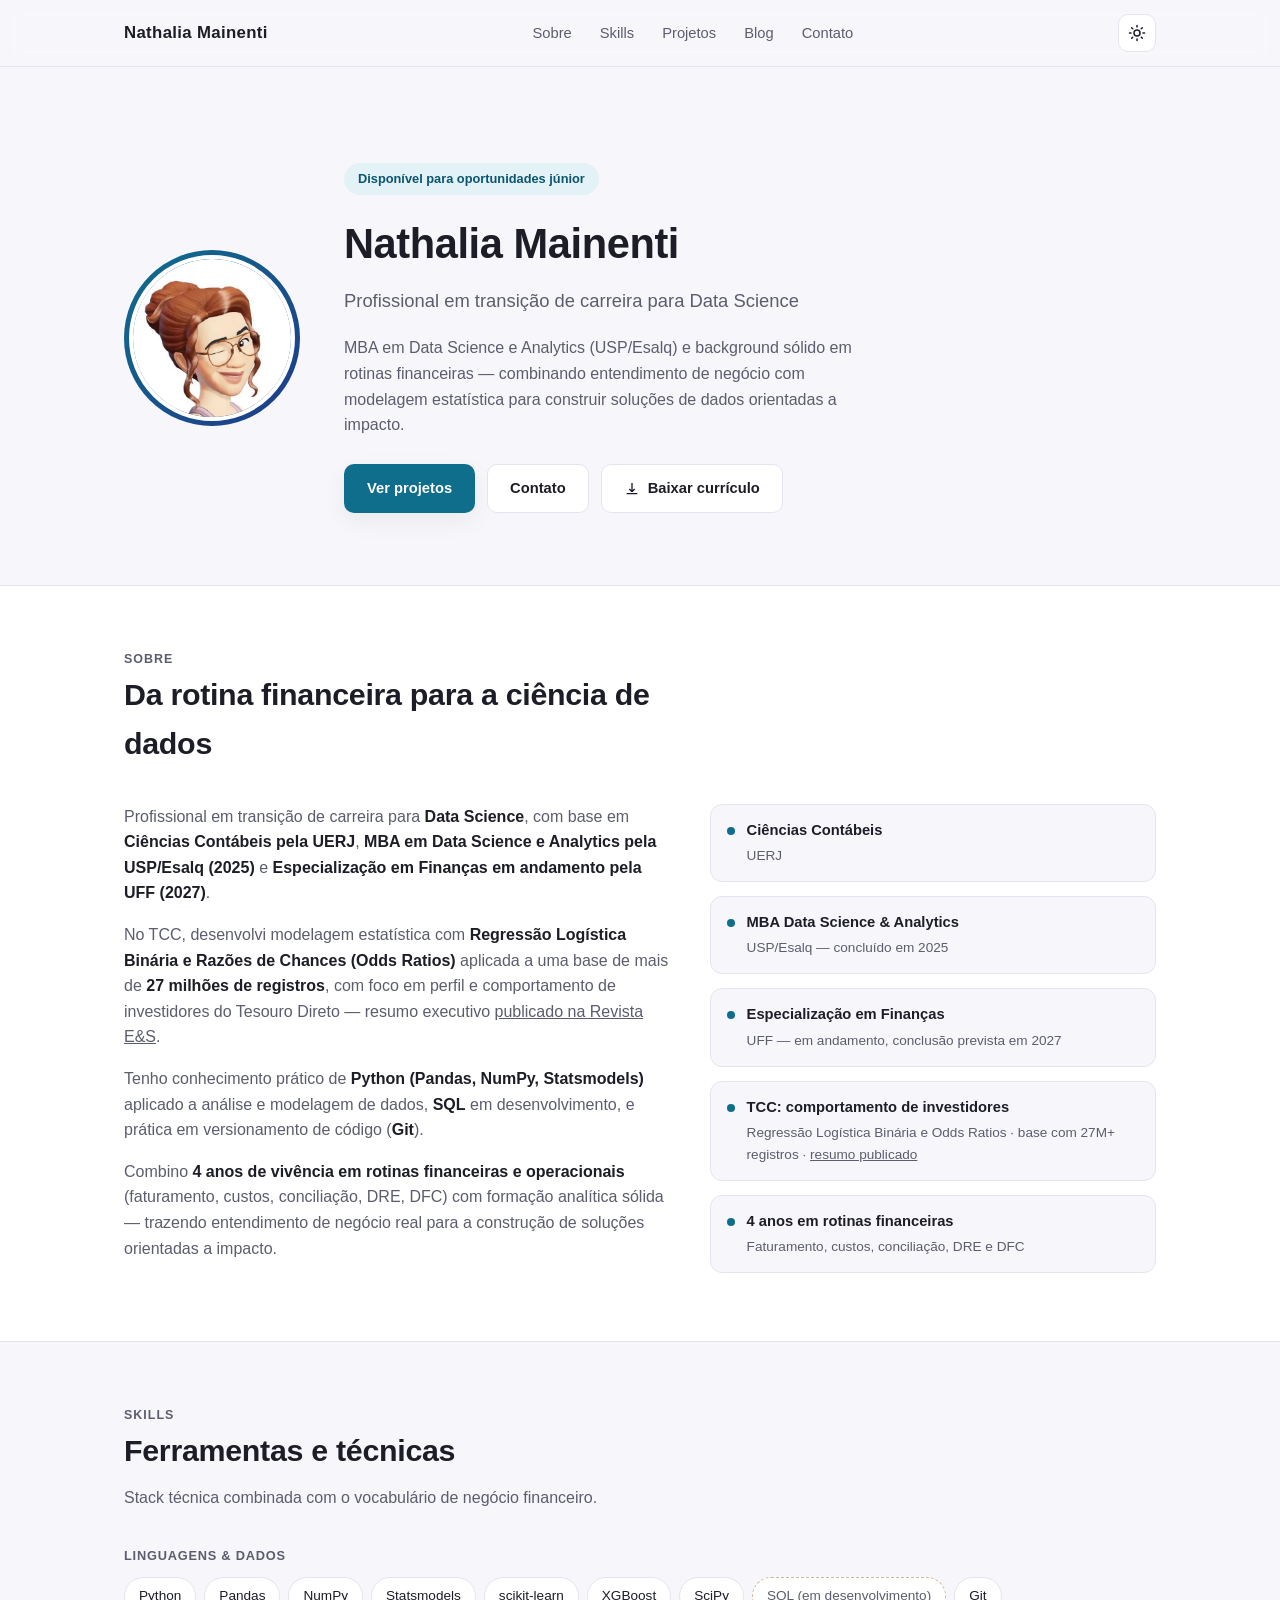
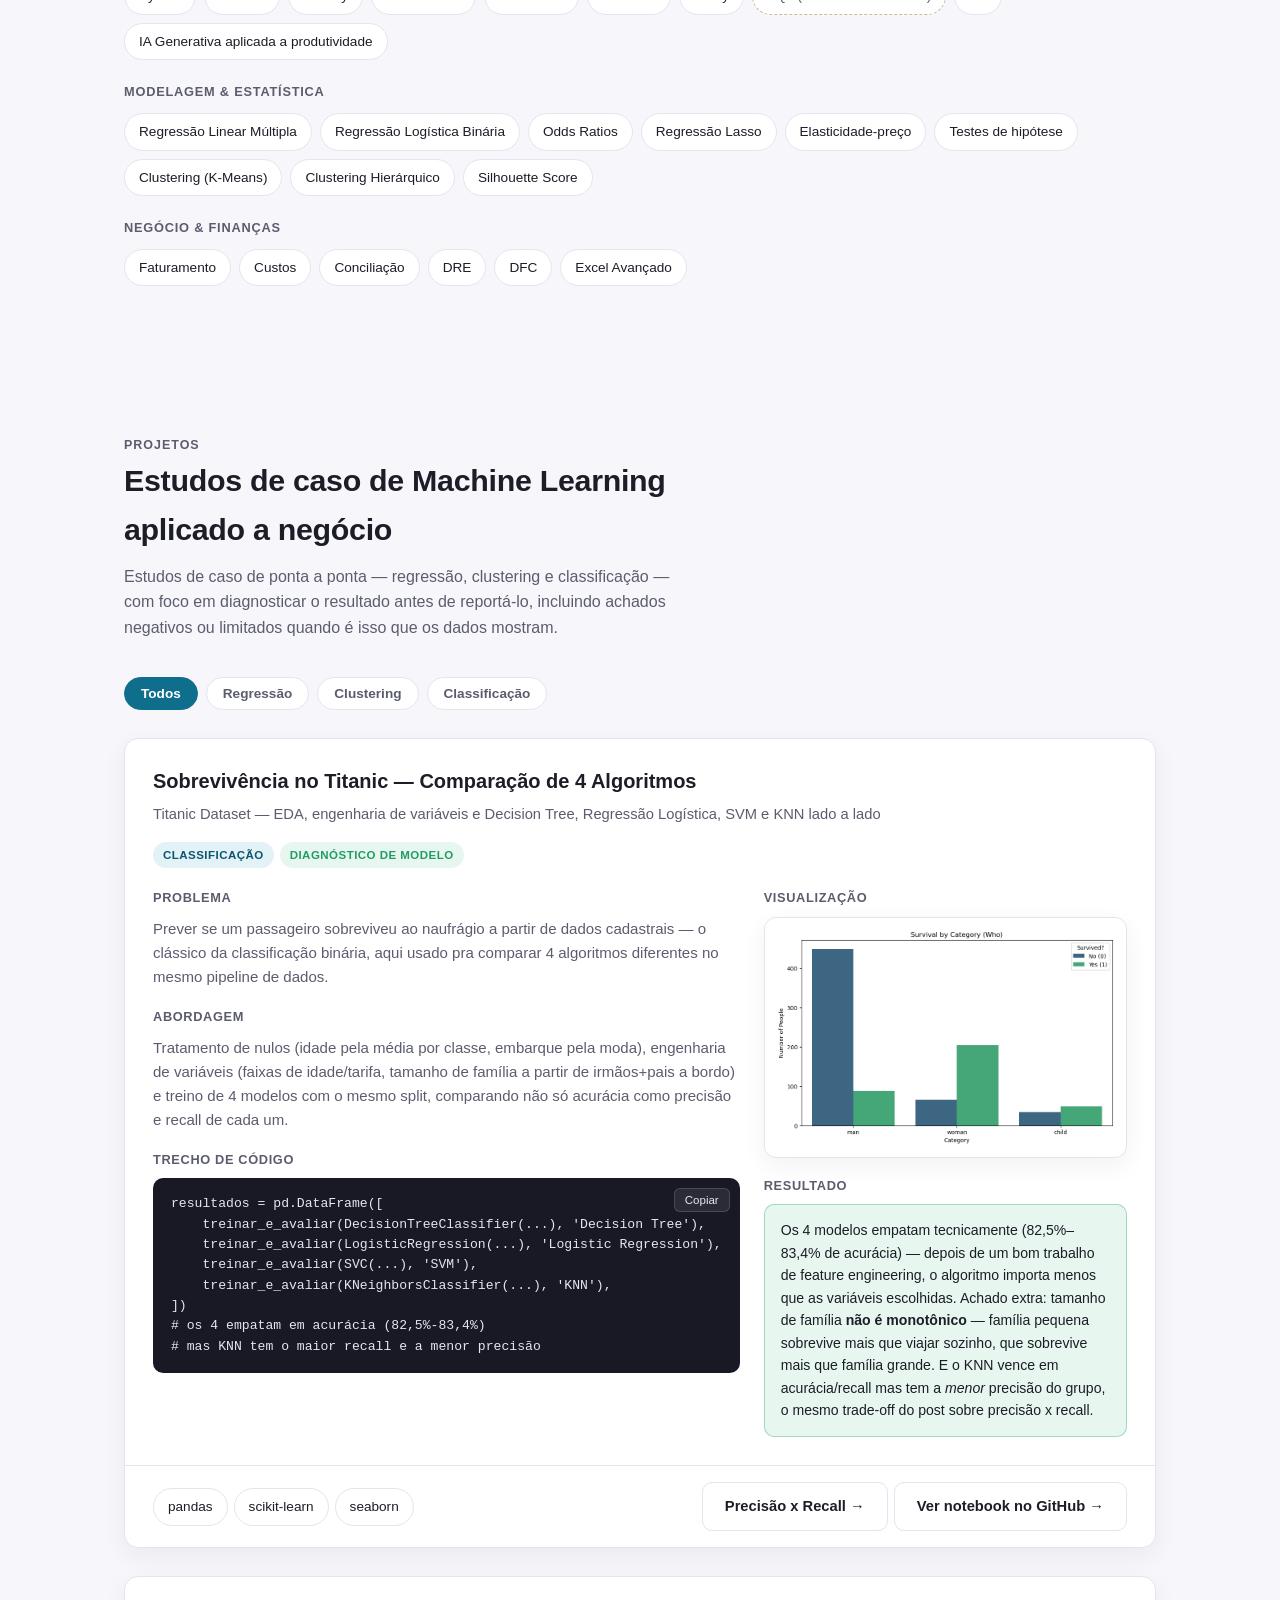
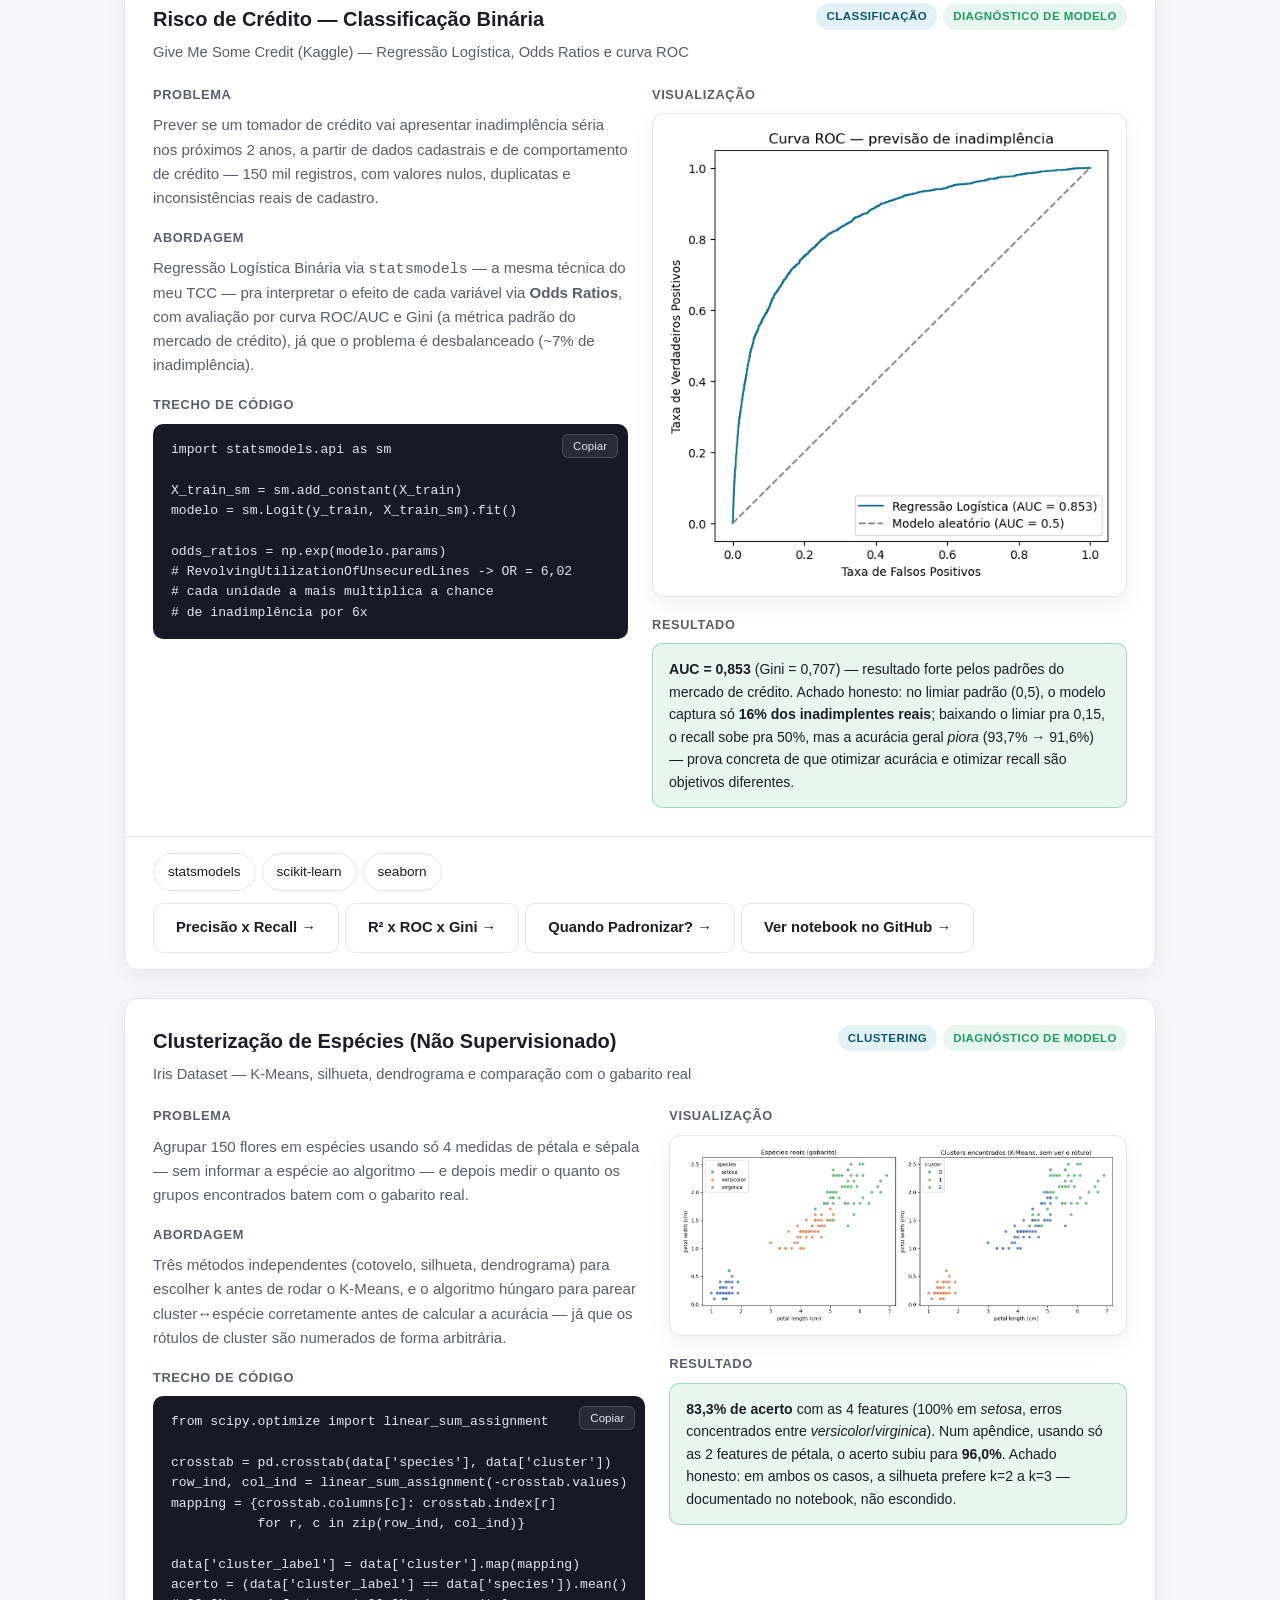
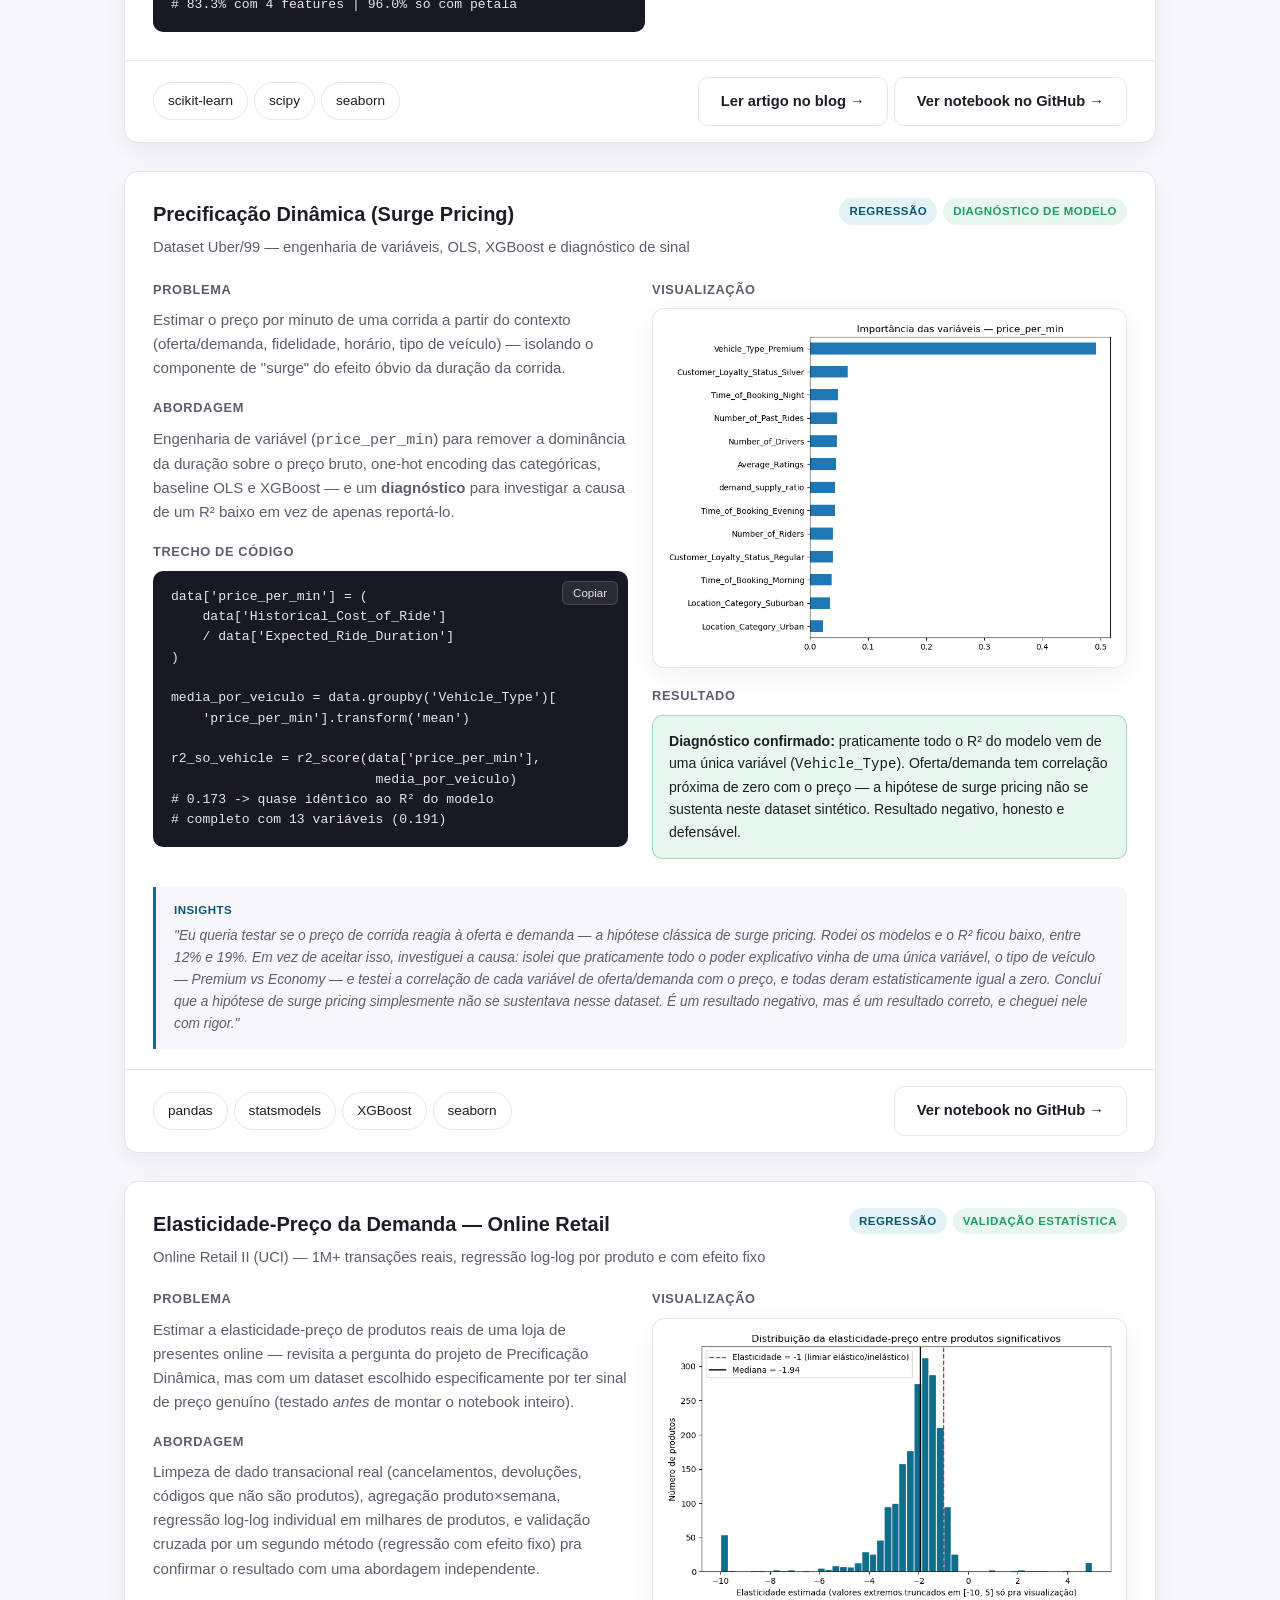
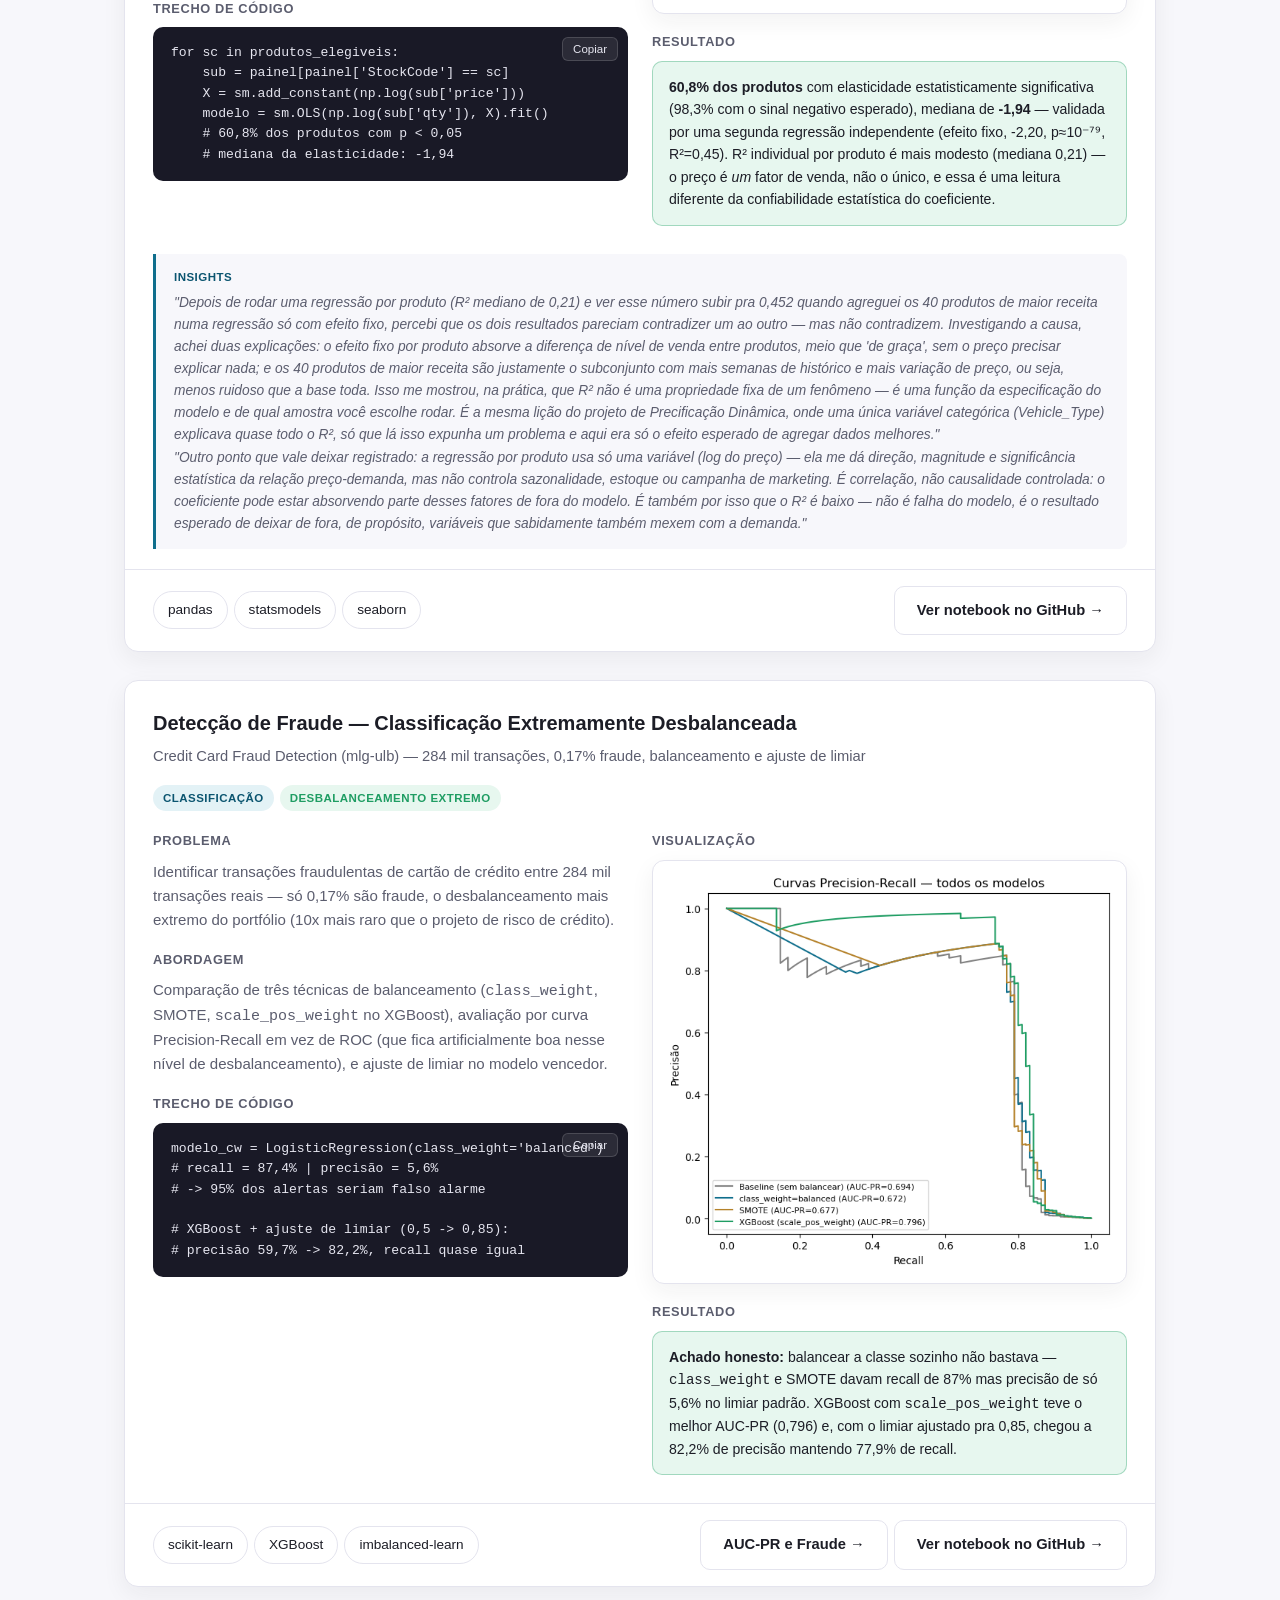
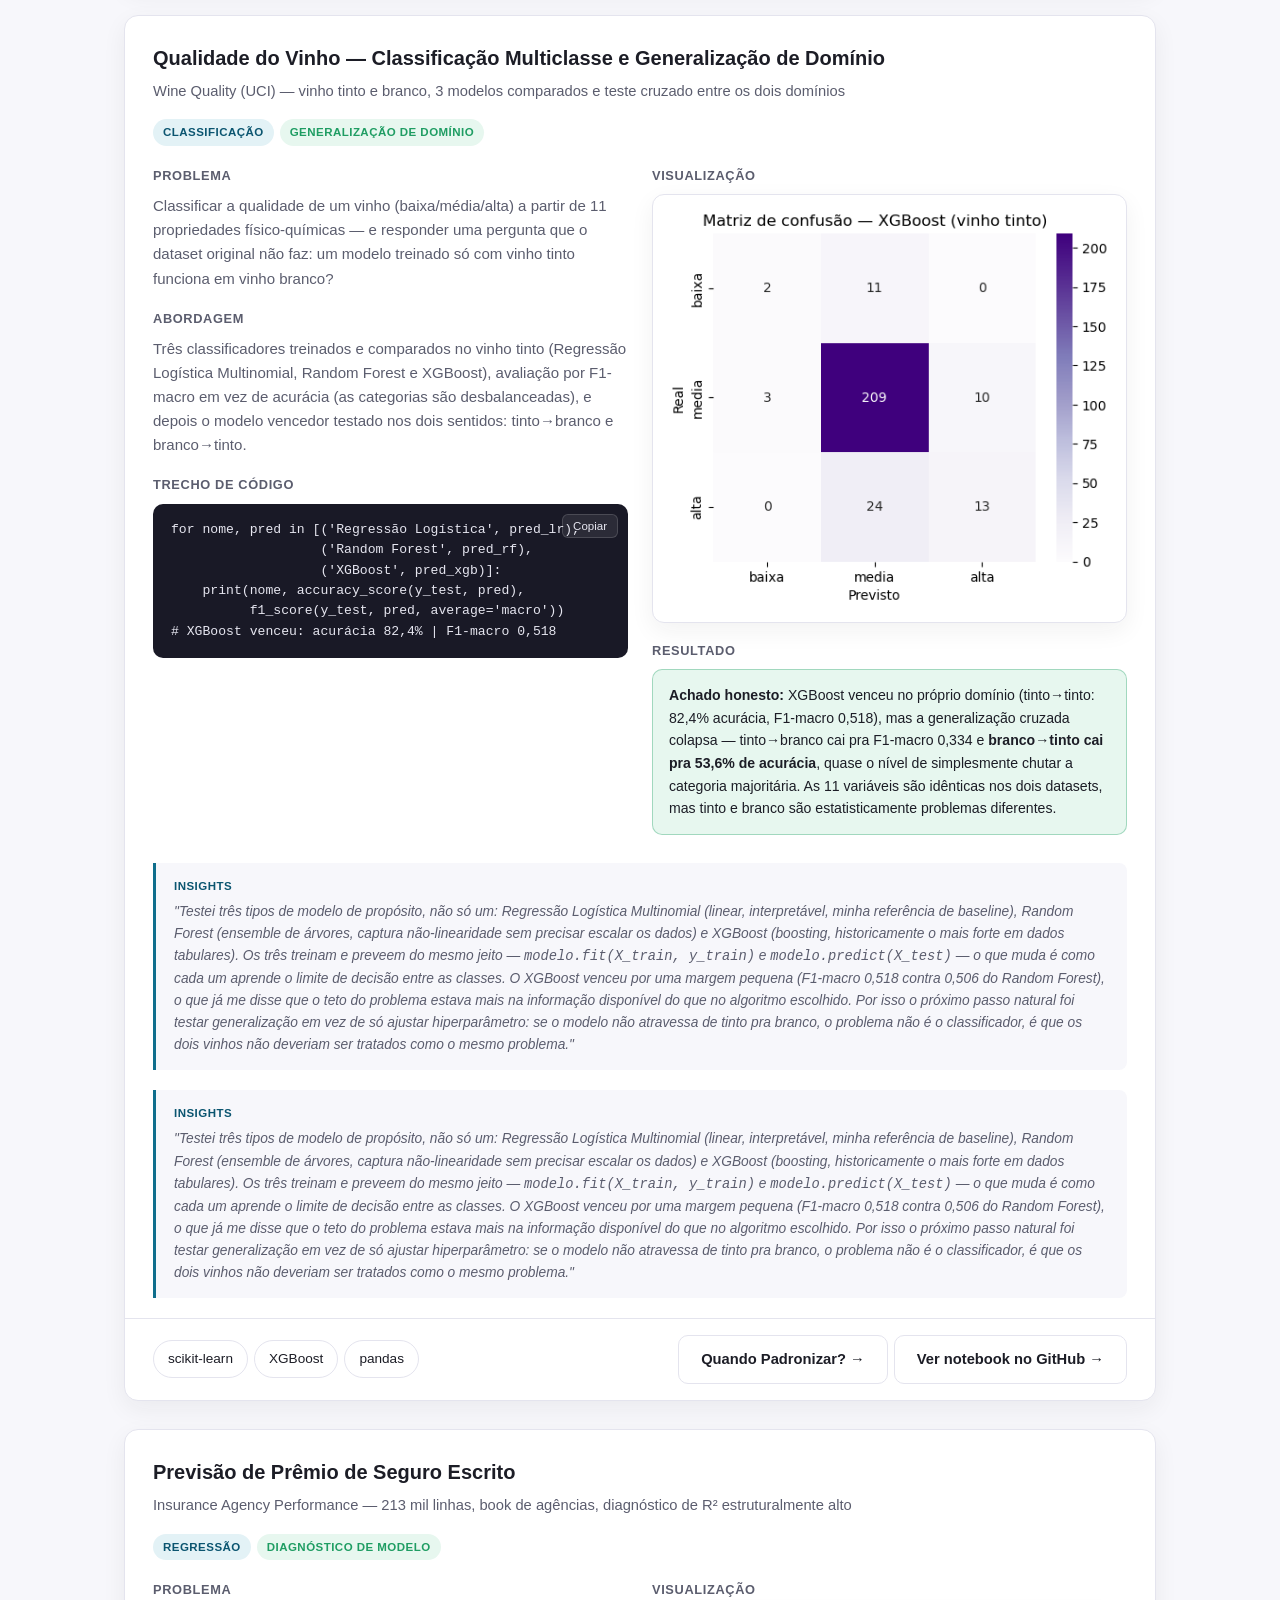
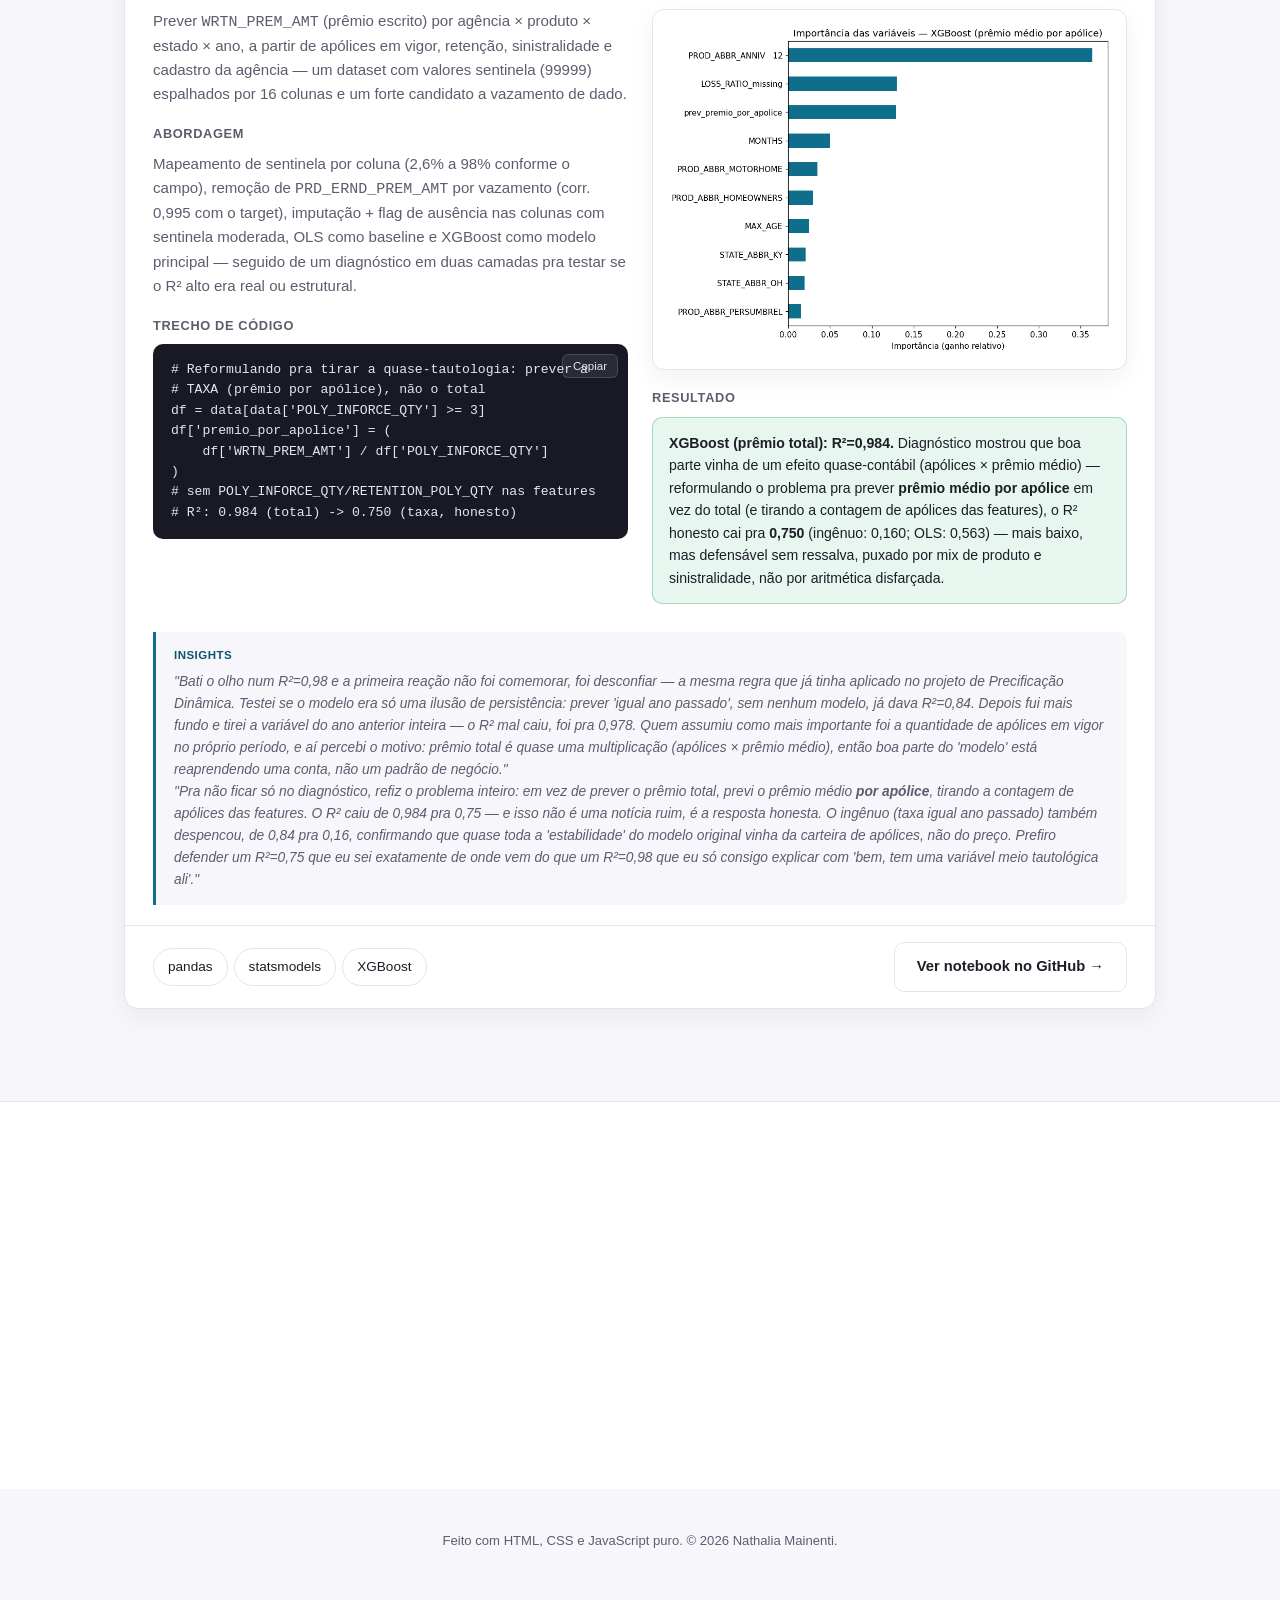
<file: index.html>
<!DOCTYPE html>
<html lang="pt-BR">
<head>
<meta charset="UTF-8">
<meta name="viewport" content="width=device-width, initial-scale=1.0">
<title>Nathalia Mainenti — Portfólio de Data Science</title>
<meta name="description" content="Portfólio de Nathalia Mainenti — projetos de precificação e modelagem estatística em transição de carreira para Data Science.">
<link rel="icon" type="image/svg+xml" href="assets/favicon.svg">
<link rel="stylesheet" href="style.css">
</head>
<body>

<nav class="nav">
  <div class="nav-inner">
    <a href="#topo" class="nav-brand">Nathalia Mainenti</a>
    <button class="nav-toggle" id="navToggle" aria-label="Abrir menu">
      <span></span><span></span><span></span>
    </button>
    <ul class="nav-links" id="navLinks">
      <li><a href="#sobre" data-nav>Sobre</a></li>
      <li><a href="#skills" data-nav>Skills</a></li>
      <li><a href="#projetos" data-nav>Projetos</a></li>
      <li><a href="blog/index.html">Blog</a></li>
      <li><a href="#contato" data-nav>Contato</a></li>
    </ul>
    <div class="nav-actions">
      <button class="icon-btn" id="themeToggle" aria-label="Alternar tema" title="Alternar tema claro/escuro">
        <svg id="iconSun" width="18" height="18" viewBox="0 0 24 24" fill="none" stroke="currentColor" stroke-width="2" stroke-linecap="round"><circle cx="12" cy="12" r="4"/><path d="M12 2v2M12 20v2M4.9 4.9l1.4 1.4M17.7 17.7l1.4 1.4M2 12h2M20 12h2M4.9 19.1l1.4-1.4M17.7 6.3l1.4-1.4"/></svg>
        <svg id="iconMoon" width="18" height="18" viewBox="0 0 24 24" fill="none" stroke="currentColor" stroke-width="2" stroke-linecap="round" style="display:none"><path d="M21 12.8A9 9 0 1 1 11.2 3a7 7 0 0 0 9.8 9.8Z"/></svg>
      </button>
    </div>
  </div>
</nav>

<header class="hero" id="topo">
  <div class="container hero-inner">
    <div class="avatar-wrap">
      <img src="assets/avata_nathalia.jpeg" alt="Foto de perfil de Nathalia">
    </div>
    <div>
      <span class="eyebrow">Disponível para oportunidades júnior</span>
      <h1>Nathalia Mainenti</h1>
      <p class="role">Profissional em transição de carreira para Data Science</p>
      <p class="lead">
        MBA em Data Science e Analytics (USP/Esalq) e background sólido em rotinas financeiras —
        combinando entendimento de negócio com modelagem estatística para construir soluções
        de dados orientadas a impacto.
      </p>
      <div class="hero-actions">
        <a href="#projetos" class="btn btn-primary">Ver projetos</a>
        <a href="#contato" class="btn btn-ghost">Contato</a>
        <a href="assets/curriculo-nathalia.pdf" class="btn btn-ghost" data-cv-link download>
          <svg width="16" height="16" viewBox="0 0 24 24" fill="none" stroke="currentColor" stroke-width="2"><path d="M12 3v13m0 0-4-4m4 4 4-4M4 19h16"/></svg>
          Baixar currículo
        </a>
      </div>
    </div>
  </div>
</header>

<section id="sobre">
  <div class="container">
    <div class="section-head reveal">
      <p class="section-tag">Sobre</p>
      <h2>Da rotina financeira para a ciência de dados</h2>
    </div>
    <div class="about-grid">
      <div class="about-text reveal">
        <p>
          Profissional em transição de carreira para <strong>Data Science</strong>, com base em
          <strong>Ciências Contábeis pela UERJ</strong>, <strong>MBA em Data Science e Analytics
          pela USP/Esalq (2025)</strong> e <strong>Especialização em Finanças em andamento pela
          UFF (2027)</strong>.
        </p>
        <p>
          No TCC, desenvolvi modelagem estatística com <strong>Regressão Logística Binária e
          Razões de Chances (Odds Ratios)</strong> aplicada a uma base de mais de
          <strong>27 milhões de registros</strong>, com foco em perfil e comportamento de
          investidores do Tesouro Direto — resumo executivo
          <a href="https://revistaes.com.br/resumo-executivo/determinantes-do-perfil-dos-investidores-do-tesouro-direto-uma-analise-descritiva-por-razoes-de-chances-2002-06-2025" target="_blank" rel="noopener">publicado na Revista E&amp;S</a>.
        </p>
        <p>
          Tenho conhecimento prático de <strong>Python (Pandas, NumPy, Statsmodels)</strong>
          aplicado a análise e modelagem de dados, <strong>SQL</strong> em desenvolvimento, e
          prática em versionamento de código (<strong>Git</strong>).
        </p>
        <p>
          Combino <strong>4 anos de vivência em rotinas financeiras e operacionais</strong>
          (faturamento, custos, conciliação, DRE, DFC) com formação analítica sólida — trazendo
          entendimento de negócio real para a construção de soluções orientadas a impacto.
        </p>
      </div>
      <ul class="highlight-list reveal">
        <li>
          <span class="dot"></span>
          <div>
            <h4>Ciências Contábeis</h4>
            <p>UERJ</p>
          </div>
        </li>
        <li>
          <span class="dot"></span>
          <div>
            <h4>MBA Data Science &amp; Analytics</h4>
            <p>USP/Esalq — concluído em 2025</p>
          </div>
        </li>
        <li>
          <span class="dot"></span>
          <div>
            <h4>Especialização em Finanças</h4>
            <p>UFF — em andamento, conclusão prevista em 2027</p>
          </div>
        </li>
        <li>
          <span class="dot"></span>
          <div>
            <h4>TCC: comportamento de investidores</h4>
            <p>Regressão Logística Binária e Odds Ratios · base com 27M+ registros ·
            <a href="https://revistaes.com.br/resumo-executivo/determinantes-do-perfil-dos-investidores-do-tesouro-direto-uma-analise-descritiva-por-razoes-de-chances-2002-06-2025" target="_blank" rel="noopener">resumo publicado</a></p>
          </div>
        </li>
        <li>
          <span class="dot"></span>
          <div>
            <h4>4 anos em rotinas financeiras</h4>
            <p>Faturamento, custos, conciliação, DRE e DFC</p>
          </div>
        </li>
      </ul>
    </div>
  </div>
</section>

<section id="skills">
  <div class="container">
    <div class="section-head reveal">
      <p class="section-tag">Skills</p>
      <h2>Ferramentas e técnicas</h2>
      <p>Stack técnica combinada com o vocabulário de negócio financeiro.</p>
    </div>

    <div class="reveal">
      <div class="skills-group">
        <h4>Linguagens &amp; Dados</h4>
        <div class="pill-row">
          <span class="pill">Python</span>
          <span class="pill">Pandas</span>
          <span class="pill">NumPy</span>
          <span class="pill">Statsmodels</span>
          <span class="pill">scikit-learn</span>
          <span class="pill">XGBoost</span>
          <span class="pill">SciPy</span>
          <span class="pill pill--learning">SQL (em desenvolvimento)</span>
          <span class="pill">Git</span>
          <span class="pill">IA Generativa aplicada a produtividade</span>
        </div>
      </div>
      <div class="skills-group">
        <h4>Modelagem &amp; Estatística</h4>
        <div class="pill-row">
          <span class="pill">Regressão Linear Múltipla</span>
          <span class="pill">Regressão Logística Binária</span>
          <span class="pill">Odds Ratios</span>
          <span class="pill">Regressão Lasso</span>
          <span class="pill">Elasticidade-preço</span>
          <span class="pill">Testes de hipótese</span>
          <span class="pill">Clustering (K-Means)</span>
          <span class="pill">Clustering Hierárquico</span>
          <span class="pill">Silhouette Score</span>
        </div>
      </div>
      <div class="skills-group">
        <h4>Negócio &amp; Finanças</h4>
        <div class="pill-row">
          <span class="pill">Faturamento</span>
          <span class="pill">Custos</span>
          <span class="pill">Conciliação</span>
          <span class="pill">DRE</span>
          <span class="pill">DFC</span>
          <span class="pill">Excel Avançado</span>
        </div>
      </div>
    </div>
  </div>
</section>

<section id="projetos">
  <div class="container">
    <div class="section-head reveal">
      <p class="section-tag">Projetos</p>
      <h2>Estudos de caso de Machine Learning aplicado a negócio</h2>
      <p>
        Estudos de caso de ponta a ponta — regressão, clustering e classificação — com foco em
        diagnosticar o resultado antes de reportá-lo, incluindo achados negativos ou limitados
        quando é isso que os dados mostram.
      </p>
    </div>

    <div class="filter-row reveal" id="projectFilters" role="group" aria-label="Filtrar projetos por técnica">
      <button class="filter-pill active" data-filter="todos">Todos</button>
      <button class="filter-pill" data-filter="regressao">Regressão</button>
      <button class="filter-pill" data-filter="clustering">Clustering</button>
      <button class="filter-pill" data-filter="classificacao">Classificação</button>
    </div>

    <!-- Projeto 1 -->
    <article class="project-card reveal" data-category="classificacao">
      <div class="project-head">
        <div>
          <h3>Sobrevivência no Titanic — Comparação de 4 Algoritmos</h3>
          <p class="subtitle">Titanic Dataset — EDA, engenharia de variáveis e Decision Tree, Regressão Logística, SVM e KNN lado a lado</p>
        </div>
        <div class="tag-row">
          <span class="tag tag-blue">Classificação</span>
          <span class="tag tag-green">Diagnóstico de modelo</span>
        </div>
      </div>
      <div class="project-body">
        <div class="project-col">
          <h5>Problema</h5>
          <p>
            Prever se um passageiro sobreviveu ao naufrágio a partir de dados cadastrais — o
            clássico da classificação binária, aqui usado pra comparar 4 algoritmos diferentes
            no mesmo pipeline de dados.
          </p>
          <h5>Abordagem</h5>
          <p>
            Tratamento de nulos (idade pela média por classe, embarque pela moda), engenharia de
            variáveis (faixas de idade/tarifa, tamanho de família a partir de irmãos+pais a
            bordo) e treino de 4 modelos com o mesmo split, comparando não só acurácia como
            precisão e recall de cada um.
          </p>
          <h5>Trecho de código</h5>
          <div class="code-block">
            <button class="copy-btn" data-copy>Copiar</button>
            <pre><code>resultados = pd.DataFrame([
    treinar_e_avaliar(DecisionTreeClassifier(...), 'Decision Tree'),
    treinar_e_avaliar(LogisticRegression(...), 'Logistic Regression'),
    treinar_e_avaliar(SVC(...), 'SVM'),
    treinar_e_avaliar(KNeighborsClassifier(...), 'KNN'),
])
# os 4 empatam em acurácia (82,5%-83,4%)
# mas KNN tem o maior recall e a menor precisão</code></pre>
          </div>
        </div>
        <div class="project-col">
          <h5>Visualização</h5>
          <div class="chart-frame">
            <img src="assets/img/titanic_8.png" alt="Sobrevivência por categoria: homem, mulher e criança" loading="lazy">
          </div>
          <h5>Resultado</h5>
          <div class="finding-box positive">
            Os 4 modelos empatam tecnicamente (82,5%–83,4% de acurácia) — depois de um bom
            trabalho de feature engineering, o algoritmo importa menos que as variáveis
            escolhidas. Achado extra: tamanho de família <strong>não é monotônico</strong> —
            família pequena sobrevive mais que viajar sozinho, que sobrevive mais que família
            grande. E o KNN vence em acurácia/recall mas tem a <em>menor</em> precisão do grupo,
            o mesmo trade-off do post sobre precisão x recall.
          </div>
        </div>
      </div>
      <div class="project-footer">
        <div class="stack-row">
          <span class="pill">pandas</span><span class="pill">scikit-learn</span>
          <span class="pill">seaborn</span>
        </div>
        <div class="tag-row">
          <a href="blog/precisao-recall-f1-acuracia.html" class="btn btn-ghost">Precisão x Recall →</a>
          <a href="#" class="btn btn-ghost" data-github-link>Ver notebook no GitHub →</a>
        </div>
      </div>
    </article>

    <!-- Projeto 2 -->
    <article class="project-card reveal" data-category="classificacao">
      <div class="project-head">
        <div>
          <h3>Risco de Crédito — Classificação Binária</h3>
          <p class="subtitle">Give Me Some Credit (Kaggle) — Regressão Logística, Odds Ratios e curva ROC</p>
        </div>
        <div class="tag-row">
          <span class="tag tag-blue">Classificação</span>
          <span class="tag tag-green">Diagnóstico de modelo</span>
        </div>
      </div>
      <div class="project-body">
        <div class="project-col">
          <h5>Problema</h5>
          <p>
            Prever se um tomador de crédito vai apresentar inadimplência séria nos próximos 2
            anos, a partir de dados cadastrais e de comportamento de crédito — 150 mil
            registros, com valores nulos, duplicatas e inconsistências reais de cadastro.
          </p>
          <h5>Abordagem</h5>
          <p>
            Regressão Logística Binária via <code>statsmodels</code> — a mesma técnica do meu
            TCC — pra interpretar o efeito de cada variável via <strong>Odds Ratios</strong>, com
            avaliação por curva ROC/AUC e Gini (a métrica padrão do mercado de crédito), já que o
            problema é desbalanceado (~7% de inadimplência).
          </p>
          <h5>Trecho de código</h5>
          <div class="code-block">
            <button class="copy-btn" data-copy>Copiar</button>
            <pre><code>import statsmodels.api as sm

X_train_sm = sm.add_constant(X_train)
modelo = sm.Logit(y_train, X_train_sm).fit()

odds_ratios = np.exp(modelo.params)
# RevolvingUtilizationOfUnsecuredLines -> OR = 6,02
# cada unidade a mais multiplica a chance
# de inadimplência por 6x</code></pre>
          </div>
        </div>
        <div class="project-col">
          <h5>Visualização</h5>
          <div class="chart-frame">
            <img src="assets/img/credito_3.png" alt="Curva ROC do modelo de risco de crédito, AUC de 0,853" loading="lazy">
          </div>
          <h5>Resultado</h5>
          <div class="finding-box positive">
            <strong>AUC = 0,853</strong> (Gini = 0,707) — resultado forte pelos padrões do
            mercado de crédito. Achado honesto: no limiar padrão (0,5), o modelo captura só
            <strong>16% dos inadimplentes reais</strong>; baixando o limiar pra 0,15, o recall
            sobe pra 50%, mas a acurácia geral <em>piora</em> (93,7% → 91,6%) — prova concreta de
            que otimizar acurácia e otimizar recall são objetivos diferentes.
          </div>
        </div>
      </div>
      <div class="project-footer">
        <div class="stack-row">
          <span class="pill">statsmodels</span><span class="pill">scikit-learn</span>
          <span class="pill">seaborn</span>
        </div>
        <div class="tag-row">
          <a href="blog/precisao-recall-f1-acuracia.html" class="btn btn-ghost">Precisão x Recall →</a>
          <a href="blog/r2-roc-gini.html" class="btn btn-ghost">R² x ROC x Gini →</a>
          <a href="blog/padronizacao-dados-quando-importa.html" class="btn btn-ghost">Quando Padronizar? →</a>
          <a href="#" class="btn btn-ghost" data-github-link>Ver notebook no GitHub →</a>
        </div>
      </div>
    </article>

    <!-- Projeto 3 -->
    <article class="project-card reveal" data-category="clustering">
      <div class="project-head">
        <div>
          <h3>Clusterização de Espécies (Não Supervisionado)</h3>
          <p class="subtitle">Iris Dataset — K-Means, silhueta, dendrograma e comparação com o gabarito real</p>
        </div>
        <div class="tag-row">
          <span class="tag tag-blue">Clustering</span>
          <span class="tag tag-green">Diagnóstico de modelo</span>
        </div>
      </div>
      <div class="project-body">
        <div class="project-col">
          <h5>Problema</h5>
          <p>
            Agrupar 150 flores em espécies usando só 4 medidas de pétala e sépala — sem informar
            a espécie ao algoritmo — e depois medir o quanto os grupos encontrados batem com o
            gabarito real.
          </p>
          <h5>Abordagem</h5>
          <p>
            Três métodos independentes (cotovelo, silhueta, dendrograma) para escolher k antes de
            rodar o K-Means, e o algoritmo húngaro para parear cluster↔espécie corretamente antes
            de calcular a acurácia — já que os rótulos de cluster são numerados de forma arbitrária.
          </p>
          <h5>Trecho de código</h5>
          <div class="code-block">
            <button class="copy-btn" data-copy>Copiar</button>
            <pre><code>from scipy.optimize import linear_sum_assignment

crosstab = pd.crosstab(data['species'], data['cluster'])
row_ind, col_ind = linear_sum_assignment(-crosstab.values)
mapping = {crosstab.columns[c]: crosstab.index[r]
           for r, c in zip(row_ind, col_ind)}

data['cluster_label'] = data['cluster'].map(mapping)
acerto = (data['cluster_label'] == data['species']).mean()
# 83.3% com 4 features | 96.0% só com pétala</code></pre>
          </div>
        </div>
        <div class="project-col">
          <h5>Visualização</h5>
          <div class="chart-frame">
            <img src="assets/img/iris_4.png" alt="Espécies reais comparadas aos clusters encontrados pelo K-Means" loading="lazy">
          </div>
          <h5>Resultado</h5>
          <div class="finding-box positive">
            <strong>83,3% de acerto</strong> com as 4 features (100% em <em>setosa</em>, erros
            concentrados entre <em>versicolor</em>/<em>virginica</em>). Num apêndice, usando só as
            2 features de pétala, o acerto subiu para <strong>96,0%</strong>. Achado honesto: em
            ambos os casos, a silhueta prefere k=2 a k=3 — documentado no notebook, não escondido.
          </div>
        </div>
      </div>
      <div class="project-footer">
        <div class="stack-row">
          <span class="pill">scikit-learn</span><span class="pill">scipy</span>
          <span class="pill">seaborn</span>
        </div>
        <div class="tag-row">
          <a href="blog/cotovelo-silhueta-dendrograma.html" class="btn btn-ghost">Ler artigo no blog →</a>
          <a href="#" class="btn btn-ghost" data-github-link>Ver notebook no GitHub →</a>
        </div>
      </div>
    </article>

    <!-- Projeto 4 -->
    <article class="project-card reveal" data-category="regressao">
      <div class="project-head">
        <div>
          <h3>Precificação Dinâmica (Surge Pricing)</h3>
          <p class="subtitle">Dataset Uber/99 — engenharia de variáveis, OLS, XGBoost e diagnóstico de sinal</p>
        </div>
        <div class="tag-row">
          <span class="tag tag-blue">Regressão</span>
          <span class="tag tag-green">Diagnóstico de modelo</span>
        </div>
      </div>
      <div class="project-body">
        <div class="project-col">
          <h5>Problema</h5>
          <p>
            Estimar o preço por minuto de uma corrida a partir do contexto (oferta/demanda,
            fidelidade, horário, tipo de veículo) — isolando o componente de "surge" do
            efeito óbvio da duração da corrida.
          </p>
          <h5>Abordagem</h5>
          <p>
            Engenharia de variável (<code>price_per_min</code>) para remover a dominância da
            duração sobre o preço bruto, one-hot encoding das categóricas, baseline OLS e
            XGBoost — e um <strong>diagnóstico</strong> para investigar a causa de um R² baixo
            em vez de apenas reportá-lo.
          </p>
          <h5>Trecho de código</h5>
          <div class="code-block">
            <button class="copy-btn" data-copy>Copiar</button>
            <pre><code>data['price_per_min'] = (
    data['Historical_Cost_of_Ride']
    / data['Expected_Ride_Duration']
)

media_por_veiculo = data.groupby('Vehicle_Type')[
    'price_per_min'].transform('mean')

r2_so_vehicle = r2_score(data['price_per_min'],
                          media_por_veiculo)
# 0.173 -> quase idêntico ao R² do modelo
# completo com 13 variáveis (0.191)</code></pre>
          </div>
        </div>
        <div class="project-col">
          <h5>Visualização</h5>
          <div class="chart-frame">
            <img src="assets/img/dynamic_4.png" alt="Importância das variáveis no modelo XGBoost" loading="lazy">
          </div>
          <h5>Resultado</h5>
          <div class="finding-box positive">
            <strong>Diagnóstico confirmado:</strong> praticamente todo o R² do modelo vem de
            uma única variável (<code>Vehicle_Type</code>). Oferta/demanda tem correlação
            próxima de zero com o preço — a hipótese de surge pricing não se sustenta
            neste dataset sintético. Resultado negativo, honesto e defensável.
          </div>
        </div>
      </div>
      <div class="insight-note">
        <span class="quote-label">Insights</span>
        <p>
          "Eu queria testar se o preço de corrida reagia à oferta e demanda — a hipótese
          clássica de surge pricing. Rodei os modelos e o R² ficou baixo, entre 12% e 19%. Em
          vez de aceitar isso, investiguei a causa: isolei que praticamente todo o poder
          explicativo vinha de uma única variável, o tipo de veículo — Premium vs Economy — e
          testei a correlação de cada variável de oferta/demanda com o preço, e todas deram
          estatisticamente igual a zero. Concluí que a hipótese de surge pricing simplesmente
          não se sustentava nesse dataset. É um resultado negativo, mas é um resultado correto,
          e cheguei nele com rigor."
        </p>
      </div>
      <div class="project-footer">
        <div class="stack-row">
          <span class="pill">pandas</span><span class="pill">statsmodels</span>
          <span class="pill">XGBoost</span><span class="pill">seaborn</span>
        </div>
        <a href="#" class="btn btn-ghost" data-github-link>Ver notebook no GitHub →</a>
      </div>
    </article>

    <!-- Projeto 5 -->
    <article class="project-card reveal" data-category="regressao">
      <div class="project-head">
        <div>
          <h3>Elasticidade-Preço da Demanda — Online Retail</h3>
          <p class="subtitle">Online Retail II (UCI) — 1M+ transações reais, regressão log-log por produto e com efeito fixo</p>
        </div>
        <div class="tag-row">
          <span class="tag tag-blue">Regressão</span>
          <span class="tag tag-green">Validação Estatística</span>
        </div>
      </div>
      <div class="project-body">
        <div class="project-col">
          <h5>Problema</h5>
          <p>
            Estimar a elasticidade-preço de produtos reais de uma loja de presentes online —
            revisita a pergunta do projeto de Precificação Dinâmica, mas com um dataset escolhido
            especificamente por ter sinal de preço genuíno (testado <em>antes</em> de montar o
            notebook inteiro).
          </p>
          <h5>Abordagem</h5>
          <p>
            Limpeza de dado transacional real (cancelamentos, devoluções, códigos que não são
            produtos), agregação produto×semana, regressão log-log individual em milhares de
            produtos, e validação cruzada por um segundo método (regressão com efeito fixo) pra
            confirmar o resultado com uma abordagem independente.
          </p>
          <h5>Trecho de código</h5>
          <div class="code-block">
            <button class="copy-btn" data-copy>Copiar</button>
            <pre><code>for sc in produtos_elegiveis:
    sub = painel[painel['StockCode'] == sc]
    X = sm.add_constant(np.log(sub['price']))
    modelo = sm.OLS(np.log(sub['qty']), X).fit()
    # 60,8% dos produtos com p < 0,05
    # mediana da elasticidade: -1,94</code></pre>
          </div>
        </div>
        <div class="project-col">
          <h5>Visualização</h5>
          <div class="chart-frame">
            <img src="assets/img/elasticidade_1.png" alt="Distribuição da elasticidade-preço estimada entre os produtos estatisticamente significativos" loading="lazy">
          </div>
          <h5>Resultado</h5>
          <div class="finding-box positive">
            <strong>60,8% dos produtos</strong> com elasticidade estatisticamente significativa
            (98,3% com o sinal negativo esperado), mediana de <strong>-1,94</strong> — validada
            por uma segunda regressão independente (efeito fixo, -2,20, p≈10⁻⁷⁹, R²=0,45). R²
            individual por produto é mais modesto (mediana 0,21) — o preço é <em>um</em> fator de
            venda, não o único, e essa é uma leitura diferente da confiabilidade estatística do
            coeficiente.
          </div>
        </div>
      </div>
      <div class="insight-note">
        <span class="quote-label">Insights</span>
        <p>
          "Depois de rodar uma regressão por produto (R² mediano de 0,21) e ver esse número subir
          pra 0,452 quando agreguei os 40 produtos de maior receita numa regressão só com efeito
          fixo, percebi que os dois resultados pareciam contradizer um ao outro — mas não
          contradizem. Investigando a causa, achei duas explicações: o efeito fixo por produto
          absorve a diferença de nível de venda entre produtos, meio que 'de graça', sem o preço
          precisar explicar nada; e os 40 produtos de maior receita são justamente o subconjunto
          com mais semanas de histórico e mais variação de preço, ou seja, menos ruidoso que a
          base toda. Isso me mostrou, na prática, que R² não é uma propriedade fixa de um
          fenômeno — é uma função da especificação do modelo e de qual amostra você escolhe
          rodar. É a mesma lição do projeto de Precificação Dinâmica, onde uma única variável
          categórica (Vehicle_Type) explicava quase todo o R², só que lá isso expunha um
          problema e aqui era só o efeito esperado de agregar dados melhores."
        </p>
        <p>
          "Outro ponto que vale deixar registrado: a regressão por produto usa só uma variável
          (log do preço) — ela me dá direção, magnitude e significância estatística da relação
          preço-demanda, mas não controla sazonalidade, estoque ou campanha de marketing. É
          correlação, não causalidade controlada: o coeficiente pode estar absorvendo parte
          desses fatores de fora do modelo. É também por isso que o R² é baixo — não é falha do
          modelo, é o resultado esperado de deixar de fora, de propósito, variáveis que
          sabidamente também mexem com a demanda."
        </p>
      </div>
      <div class="project-footer">
        <div class="stack-row">
          <span class="pill">pandas</span><span class="pill">statsmodels</span>
          <span class="pill">seaborn</span>
        </div>
        <a href="#" class="btn btn-ghost" data-github-link>Ver notebook no GitHub →</a>
      </div>
    </article>

    <!-- Projeto 6 -->
    <article class="project-card reveal" data-category="classificacao">
      <div class="project-head">
        <div>
          <h3>Detecção de Fraude — Classificação Extremamente Desbalanceada</h3>
          <p class="subtitle">Credit Card Fraud Detection (mlg-ulb) — 284 mil transações, 0,17% fraude, balanceamento e ajuste de limiar</p>
        </div>
        <div class="tag-row">
          <span class="tag tag-blue">Classificação</span>
          <span class="tag tag-green">Desbalanceamento Extremo</span>
        </div>
      </div>
      <div class="project-body">
        <div class="project-col">
          <h5>Problema</h5>
          <p>
            Identificar transações fraudulentas de cartão de crédito entre 284 mil transações
            reais — só 0,17% são fraude, o desbalanceamento mais extremo do portfólio (10x mais
            raro que o projeto de risco de crédito).
          </p>
          <h5>Abordagem</h5>
          <p>
            Comparação de três técnicas de balanceamento (<code>class_weight</code>, SMOTE,
            <code>scale_pos_weight</code> no XGBoost), avaliação por curva Precision-Recall em
            vez de ROC (que fica artificialmente boa nesse nível de desbalanceamento), e ajuste
            de limiar no modelo vencedor.
          </p>
          <h5>Trecho de código</h5>
          <div class="code-block">
            <button class="copy-btn" data-copy>Copiar</button>
            <pre><code>modelo_cw = LogisticRegression(class_weight='balanced')
# recall = 87,4% | precisão = 5,6%
# -> 95% dos alertas seriam falso alarme

# XGBoost + ajuste de limiar (0,5 -> 0,85):
# precisão 59,7% -> 82,2%, recall quase igual</code></pre>
          </div>
        </div>
        <div class="project-col">
          <h5>Visualização</h5>
          <div class="chart-frame">
            <img src="assets/img/fraude_4.png" alt="Curvas Precision-Recall sobrepostas dos 4 modelos testados" loading="lazy">
          </div>
          <h5>Resultado</h5>
          <div class="finding-box positive">
            <strong>Achado honesto:</strong> balancear a classe sozinho não bastava —
            <code>class_weight</code> e SMOTE davam recall de 87% mas precisão de só 5,6% no
            limiar padrão. XGBoost com <code>scale_pos_weight</code> teve o melhor AUC-PR
            (0,796) e, com o limiar ajustado pra 0,85, chegou a 82,2% de precisão mantendo 77,9%
            de recall.
          </div>
        </div>
      </div>
      <div class="project-footer">
        <div class="stack-row">
          <span class="pill">scikit-learn</span><span class="pill">XGBoost</span>
          <span class="pill">imbalanced-learn</span>
        </div>
        <div class="tag-row">
          <a href="blog/auc-pr-deteccao-fraude.html" class="btn btn-ghost">AUC-PR e Fraude →</a>
          <a href="#" class="btn btn-ghost" data-github-link>Ver notebook no GitHub →</a>
        </div>
      </div>
    </article>

    <!-- Projeto 7 -->
    <article class="project-card reveal" data-category="classificacao">
      <div class="project-head">
        <div>
          <h3>Qualidade do Vinho — Classificação Multiclasse e Generalização de Domínio</h3>
          <p class="subtitle">Wine Quality (UCI) — vinho tinto e branco, 3 modelos comparados e teste cruzado entre os dois domínios</p>
        </div>
        <div class="tag-row">
          <span class="tag tag-blue">Classificação</span>
          <span class="tag tag-green">Generalização de Domínio</span>
        </div>
      </div>
      <div class="project-body">
        <div class="project-col">
          <h5>Problema</h5>
          <p>
            Classificar a qualidade de um vinho (baixa/média/alta) a partir de 11 propriedades
            físico-químicas — e responder uma pergunta que o dataset original não faz: um modelo
            treinado só com vinho tinto funciona em vinho branco?
          </p>
          <h5>Abordagem</h5>
          <p>
            Três classificadores treinados e comparados no vinho tinto (Regressão Logística
            Multinomial, Random Forest e XGBoost), avaliação por F1-macro em vez de acurácia
            (as categorias são desbalanceadas), e depois o modelo vencedor testado nos dois
            sentidos: tinto→branco e branco→tinto.
          </p>
          <h5>Trecho de código</h5>
          <div class="code-block">
            <button class="copy-btn" data-copy>Copiar</button>
            <pre><code>for nome, pred in [('Regressão Logística', pred_lr),
                   ('Random Forest', pred_rf),
                   ('XGBoost', pred_xgb)]:
    print(nome, accuracy_score(y_test, pred),
          f1_score(y_test, pred, average='macro'))
# XGBoost venceu: acurácia 82,4% | F1-macro 0,518</code></pre>
          </div>
        </div>
        <div class="project-col">
          <h5>Visualização</h5>
          <div class="chart-frame">
            <img src="assets/img/vinho_3.png" alt="Matriz de confusão do XGBoost por categoria de qualidade (baixa, média, alta) no vinho tinto" loading="lazy">
          </div>
          <h5>Resultado</h5>
          <div class="finding-box positive">
            <strong>Achado honesto:</strong> XGBoost venceu no próprio domínio (tinto→tinto:
            82,4% acurácia, F1-macro 0,518), mas a generalização cruzada colapsa — tinto→branco
            cai pra F1-macro 0,334 e <strong>branco→tinto cai pra 53,6% de acurácia</strong>,
            quase o nível de simplesmente chutar a categoria majoritária. As 11 variáveis são
            idênticas nos dois datasets, mas tinto e branco são estatisticamente problemas
            diferentes.
          </div>
        </div>
      </div>
      <div class="insight-note">
        <span class="quote-label">Insights</span>
        <p>
          "Testei três tipos de modelo de propósito, não só um: Regressão Logística Multinomial
          (linear, interpretável, minha referência de baseline), Random Forest (ensemble de
          árvores, captura não-linearidade sem precisar escalar os dados) e XGBoost (boosting,
          historicamente o mais forte em dados tabulares). Os três treinam e preveem do mesmo
          jeito — <code>modelo.fit(X_train, y_train)</code> e <code>modelo.predict(X_test)</code>
          — o que muda é como cada um aprende o limite de decisão entre as classes. O XGBoost
          venceu por uma margem pequena (F1-macro 0,518 contra 0,506 do Random Forest), o que já
          me disse que o teto do problema estava mais na informação disponível do que no
          algoritmo escolhido. Por isso o próximo passo natural foi testar generalização em vez
          de só ajustar hiperparâmetro: se o modelo não atravessa de tinto pra branco, o
          problema não é o classificador, é que os dois vinhos não deveriam ser tratados como o
          mesmo problema."
        </p>
      </div>
      <div class="insight-note">
        <span class="quote-label">Insights</span>
        <p>
          "Testei três tipos de modelo de propósito, não só um: Regressão Logística Multinomial
          (linear, interpretável, minha referência de baseline), Random Forest (ensemble de
          árvores, captura não-linearidade sem precisar escalar os dados) e XGBoost (boosting,
          historicamente o mais forte em dados tabulares). Os três treinam e preveem do mesmo
          jeito — <code>modelo.fit(X_train, y_train)</code> e <code>modelo.predict(X_test)</code>
          — o que muda é como cada um aprende o limite de decisão entre as classes. O XGBoost
          venceu por uma margem pequena (F1-macro 0,518 contra 0,506 do Random Forest), o que já
          me disse que o teto do problema estava mais na informação disponível do que no
          algoritmo escolhido. Por isso o próximo passo natural foi testar generalização em vez
          de só ajustar hiperparâmetro: se o modelo não atravessa de tinto pra branco, o
          problema não é o classificador, é que os dois vinhos não deveriam ser tratados como o
          mesmo problema."
        </p>
      </div>
      <div class="project-footer">
        <div class="stack-row">
          <span class="pill">scikit-learn</span><span class="pill">XGBoost</span>
          <span class="pill">pandas</span>
        </div>
        <div class="tag-row">
          <a href="blog/padronizacao-dados-quando-importa.html" class="btn btn-ghost">Quando Padronizar? →</a>
          <a href="#" class="btn btn-ghost" data-github-link>Ver notebook no GitHub →</a>
        </div>
      </div>
    </article>

    <!-- Projeto 8 -->
    <article class="project-card reveal" data-category="regressao">
      <div class="project-head">
        <div>
          <h3>Previsão de Prêmio de Seguro Escrito</h3>
          <p class="subtitle">Insurance Agency Performance — 213 mil linhas, book de agências, diagnóstico de R² estruturalmente alto</p>
        </div>
        <div class="tag-row">
          <span class="tag tag-blue">Regressão</span>
          <span class="tag tag-green">Diagnóstico de modelo</span>
        </div>
      </div>
      <div class="project-body">
        <div class="project-col">
          <h5>Problema</h5>
          <p>
            Prever <code>WRTN_PREM_AMT</code> (prêmio escrito) por agência × produto × estado ×
            ano, a partir de apólices em vigor, retenção, sinistralidade e cadastro da agência —
            um dataset com valores sentinela (99999) espalhados por 16 colunas e um forte
            candidato a vazamento de dado.
          </p>
          <h5>Abordagem</h5>
          <p>
            Mapeamento de sentinela por coluna (2,6% a 98% conforme o campo), remoção de
            <code>PRD_ERND_PREM_AMT</code> por vazamento (corr. 0,995 com o target), imputação +
            flag de ausência nas colunas com sentinela moderada, OLS como baseline e XGBoost
            como modelo principal — seguido de um diagnóstico em duas camadas pra testar se o
            R² alto era real ou estrutural.
          </p>
          <h5>Trecho de código</h5>
          <div class="code-block">
            <button class="copy-btn" data-copy>Copiar</button>
            <pre><code># Reformulando pra tirar a quase-tautologia: prever a
# TAXA (prêmio por apólice), não o total
df = data[data['POLY_INFORCE_QTY'] >= 3]
df['premio_por_apolice'] = (
    df['WRTN_PREM_AMT'] / df['POLY_INFORCE_QTY']
)
# sem POLY_INFORCE_QTY/RETENTION_POLY_QTY nas features
# R²: 0.984 (total) -> 0.750 (taxa, honesto)</code></pre>
          </div>
        </div>
        <div class="project-col">
          <h5>Visualização</h5>
          <div class="chart-frame">
            <img src="assets/img/seguro_3.png" alt="Importância das variáveis no modelo XGBoost de prêmio médio por apólice, versão honesta" loading="lazy">
          </div>
          <h5>Resultado</h5>
          <div class="finding-box positive">
            <strong>XGBoost (prêmio total): R²=0,984.</strong> Diagnóstico mostrou que boa parte
            vinha de um efeito quase-contábil (apólices × prêmio médio) — reformulando o
            problema pra prever <strong>prêmio médio por apólice</strong> em vez do total (e
            tirando a contagem de apólices das features), o R² honesto cai pra
            <strong>0,750</strong> (ingênuo: 0,160; OLS: 0,563) — mais baixo, mas defensável sem
            ressalva, puxado por mix de produto e sinistralidade, não por aritmética disfarçada.
          </div>
        </div>
      </div>
      <div class="insight-note">
        <span class="quote-label">Insights</span>
        <p>
          "Bati o olho num R²=0,98 e a primeira reação não foi comemorar, foi desconfiar — a
          mesma regra que já tinha aplicado no projeto de Precificação Dinâmica. Testei se o
          modelo era só uma ilusão de persistência: prever 'igual ano passado', sem nenhum
          modelo, já dava R²=0,84. Depois fui mais fundo e tirei a variável do ano anterior
          inteira — o R² mal caiu, foi pra 0,978. Quem assumiu como mais importante foi a
          quantidade de apólices em vigor no próprio período, e aí percebi o motivo: prêmio
          total é quase uma multiplicação (apólices × prêmio médio), então boa parte do 'modelo'
          está reaprendendo uma conta, não um padrão de negócio."
        </p>
        <p>
          "Pra não ficar só no diagnóstico, refiz o problema inteiro: em vez de prever o prêmio
          total, previ o prêmio médio <strong>por apólice</strong>, tirando a contagem de
          apólices das features. O R² caiu de 0,984 pra 0,75 — e isso não é uma notícia ruim, é
          a resposta honesta. O ingênuo (taxa igual ano passado) também despencou, de 0,84 pra
          0,16, confirmando que quase toda a 'estabilidade' do modelo original vinha da carteira
          de apólices, não do preço. Prefiro defender um R²=0,75 que eu sei exatamente de onde
          vem do que um R²=0,98 que eu só consigo explicar com 'bem, tem uma variável meio
          tautológica ali'."
        </p>
      </div>
      <div class="project-footer">
        <div class="stack-row">
          <span class="pill">pandas</span><span class="pill">statsmodels</span>
          <span class="pill">XGBoost</span>
        </div>
        <a href="#" class="btn btn-ghost" data-github-link>Ver notebook no GitHub →</a>
      </div>
    </article>
  </div>
</section>

<section id="contato">
  <div class="container">
    <div class="section-head reveal">
      <p class="section-tag">Contato</p>
      <h2>Vamos conversar</h2>
      <p>Aberta a oportunidades de Data Science júnior e conversas sobre dados e pricing.</p>
    </div>
    <div class="contact-grid reveal">
      <a class="contact-card" href="mailto:nathaliamainenti@gmail.com">
        <span class="ic">
          <svg width="18" height="18" viewBox="0 0 24 24" fill="none" stroke="currentColor" stroke-width="2"><rect x="3" y="5" width="18" height="14" rx="2"/><path d="m3 7 9 6 9-6"/></svg>
        </span>
        <span>
          <span class="label">E-mail</span>
          <span class="value">nathaliamainenti@gmail.com</span>
        </span>
      </a>
      <a class="contact-card" href="https://www.linkedin.com/in/nathalia-mainenti-/" target="_blank" rel="noopener">
        <span class="ic">
          <svg width="18" height="18" viewBox="0 0 24 24" fill="none" stroke="currentColor" stroke-width="2"><rect x="2" y="9" width="4" height="12"/><circle cx="4" cy="4" r="2"/><path d="M10 9v12M10 13a4 4 0 0 1 8 0v8"/></svg>
        </span>
        <span>
          <span class="label">LinkedIn</span>
          <span class="value">linkedin.com/in/nathalia-mainenti-</span>
        </span>
      </a>
      <a class="contact-card" href="https://github.com/NathaliaMainenti" target="_blank" rel="noopener">
        <span class="ic">
          <svg width="18" height="18" viewBox="0 0 24 24" fill="none" stroke="currentColor" stroke-width="2"><path d="M9 19c-4.3 1.4-4.3-2.5-6-3m12 5v-3.5c0-1 .1-1.4-.5-2 2.8-.3 5.5-1.4 5.5-6a4.6 4.6 0 0 0-1.3-3.2 4.2 4.2 0 0 0-.1-3.2s-1.1-.3-3.5 1.3a12.3 12.3 0 0 0-6.2 0C6.5 2.8 5.4 3.1 5.4 3.1a4.2 4.2 0 0 0-.1 3.2A4.6 4.6 0 0 0 4 9.5c0 4.6 2.7 5.7 5.5 6-.6.6-.6 1.2-.5 2V21"/></svg>
        </span>
        <span>
          <span class="label">GitHub</span>
          <span class="value">github.com/NathaliaMainenti</span>
        </span>
      </a>
    </div>
  </div>
</section>

<footer>
  <div class="container">
    <p>Feito com HTML, CSS e JavaScript puro. © <span id="year"></span> Nathalia Mainenti.</p>
  </div>
</footer>

<script src="script.js"></script>
</body>
</html>
</file>
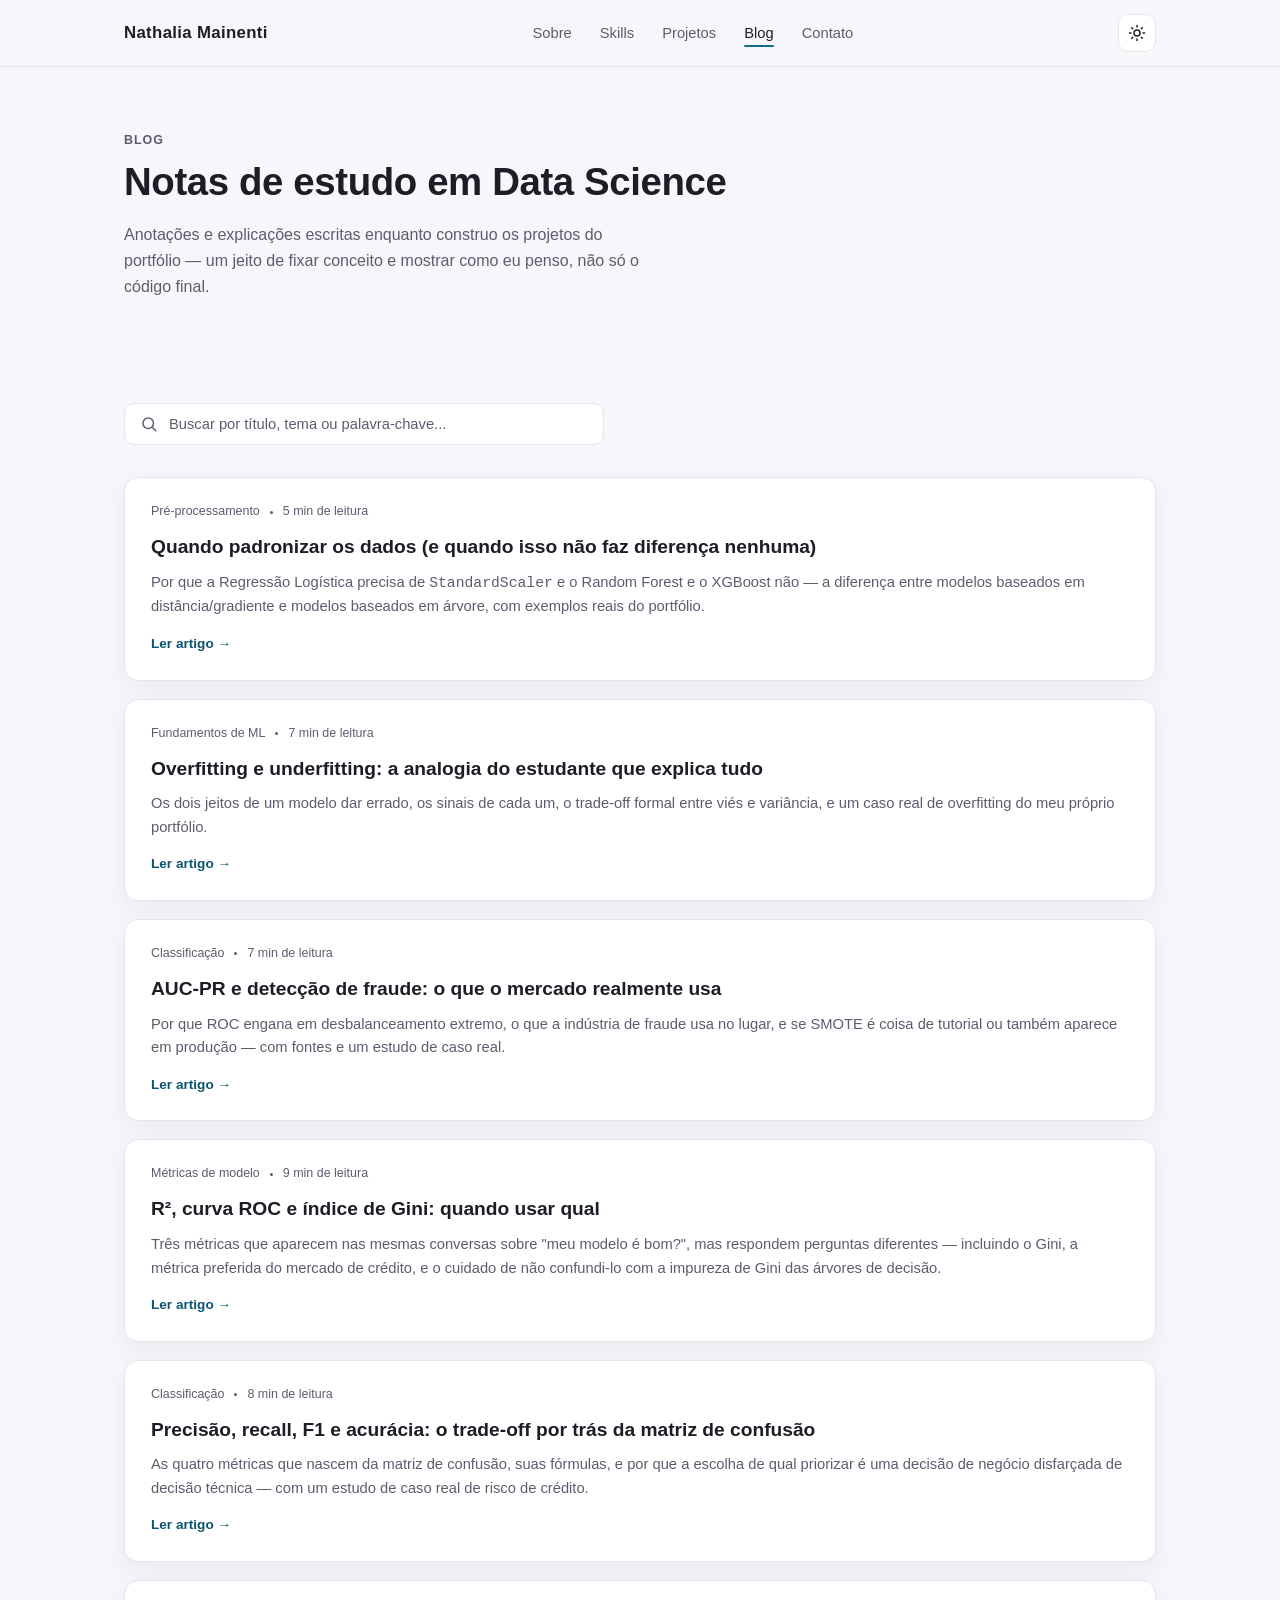
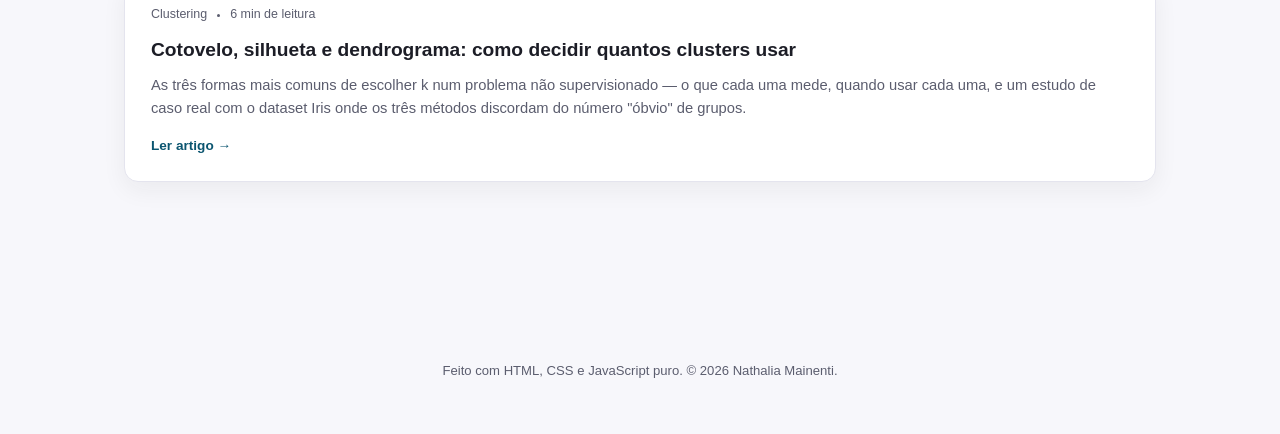
<file: blog/index.html>
<!DOCTYPE html>
<html lang="pt-BR">
<head>
<meta charset="UTF-8">
<meta name="viewport" content="width=device-width, initial-scale=1.0">
<title>Blog — Nathalia Mainenti</title>
<meta name="description" content="Notas e artigos sobre ciência de dados, estatística e machine learning, escritos por Nathalia Mainenti.">
<link rel="icon" type="image/svg+xml" href="../assets/favicon.svg">
<link rel="stylesheet" href="../style.css">
<link rel="stylesheet" href="blog.css">
</head>
<body>

<nav class="nav">
  <div class="nav-inner">
    <a href="../index.html" class="nav-brand">Nathalia Mainenti</a>
    <button class="nav-toggle" id="navToggle" aria-label="Abrir menu">
      <span></span><span></span><span></span>
    </button>
    <ul class="nav-links" id="navLinks">
      <li><a href="../index.html#sobre">Sobre</a></li>
      <li><a href="../index.html#skills">Skills</a></li>
      <li><a href="../index.html#projetos">Projetos</a></li>
      <li><a href="index.html" class="active">Blog</a></li>
      <li><a href="../index.html#contato">Contato</a></li>
    </ul>
    <div class="nav-actions">
      <button class="icon-btn" id="themeToggle" aria-label="Alternar tema" title="Alternar tema claro/escuro">
        <svg id="iconSun" width="18" height="18" viewBox="0 0 24 24" fill="none" stroke="currentColor" stroke-width="2" stroke-linecap="round"><circle cx="12" cy="12" r="4"/><path d="M12 2v2M12 20v2M4.9 4.9l1.4 1.4M17.7 17.7l1.4 1.4M2 12h2M20 12h2M4.9 19.1l1.4-1.4M17.7 6.3l1.4-1.4"/></svg>
        <svg id="iconMoon" width="18" height="18" viewBox="0 0 24 24" fill="none" stroke="currentColor" stroke-width="2" stroke-linecap="round" style="display:none"><path d="M21 12.8A9 9 0 1 1 11.2 3a7 7 0 0 0 9.8 9.8Z"/></svg>
      </button>
    </div>
  </div>
</nav>

<header class="blog-hero">
  <div class="container">
    <p class="section-tag">Blog</p>
    <h1>Notas de estudo em Data Science</h1>
    <p>
      Anotações e explicações escritas enquanto construo os projetos do portfólio —
      um jeito de fixar conceito e mostrar como eu penso, não só o código final.
    </p>
  </div>
</header>

<section>
  <div class="container">
    <div class="search-wrap">
      <svg width="18" height="18" viewBox="0 0 24 24" fill="none" stroke="currentColor" stroke-width="2" stroke-linecap="round"><circle cx="11" cy="11" r="7"/><path d="m21 21-4.3-4.3"/></svg>
      <input type="search" id="blogSearch" placeholder="Buscar por título, tema ou palavra-chave..." aria-label="Buscar artigos">
    </div>

    <p class="search-empty" id="searchEmpty">Nenhum artigo encontrado.</p>

    <div class="post-list" id="postList">

      <a class="post-card" href="padronizacao-dados-quando-importa.html">
        <div class="post-meta">
          <span>Pré-processamento</span>
          <span class="dot"></span>
          <span>5 min de leitura</span>
        </div>
        <h2>Quando padronizar os dados (e quando isso não faz diferença nenhuma)</h2>
        <p class="excerpt">
          Por que a Regressão Logística precisa de <code>StandardScaler</code> e o Random Forest
          e o XGBoost não — a diferença entre modelos baseados em distância/gradiente e modelos
          baseados em árvore, com exemplos reais do portfólio.
        </p>
        <span class="read-more">Ler artigo →</span>
      </a>

      <a class="post-card" href="overfitting-underfitting.html">
        <div class="post-meta">
          <span>Fundamentos de ML</span>
          <span class="dot"></span>
          <span>7 min de leitura</span>
        </div>
        <h2>Overfitting e underfitting: a analogia do estudante que explica tudo</h2>
        <p class="excerpt">
          Os dois jeitos de um modelo dar errado, os sinais de cada um, o trade-off formal entre
          viés e variância, e um caso real de overfitting do meu próprio portfólio.
        </p>
        <span class="read-more">Ler artigo →</span>
      </a>

      <a class="post-card" href="auc-pr-deteccao-fraude.html">
        <div class="post-meta">
          <span>Classificação</span>
          <span class="dot"></span>
          <span>7 min de leitura</span>
        </div>
        <h2>AUC-PR e detecção de fraude: o que o mercado realmente usa</h2>
        <p class="excerpt">
          Por que ROC engana em desbalanceamento extremo, o que a indústria de fraude usa no
          lugar, e se SMOTE é coisa de tutorial ou também aparece em produção — com fontes e um
          estudo de caso real.
        </p>
        <span class="read-more">Ler artigo →</span>
      </a>

      <a class="post-card" href="r2-roc-gini.html">
        <div class="post-meta">
          <span>Métricas de modelo</span>
          <span class="dot"></span>
          <span>9 min de leitura</span>
        </div>
        <h2>R², curva ROC e índice de Gini: quando usar qual</h2>
        <p class="excerpt">
          Três métricas que aparecem nas mesmas conversas sobre "meu modelo é bom?", mas
          respondem perguntas diferentes — incluindo o Gini, a métrica preferida do mercado de
          crédito, e o cuidado de não confundi-lo com a impureza de Gini das árvores de decisão.
        </p>
        <span class="read-more">Ler artigo →</span>
      </a>

      <a class="post-card" href="precisao-recall-f1-acuracia.html">
        <div class="post-meta">
          <span>Classificação</span>
          <span class="dot"></span>
          <span>8 min de leitura</span>
        </div>
        <h2>Precisão, recall, F1 e acurácia: o trade-off por trás da matriz de confusão</h2>
        <p class="excerpt">
          As quatro métricas que nascem da matriz de confusão, suas fórmulas, e por que a
          escolha de qual priorizar é uma decisão de negócio disfarçada de decisão técnica —
          com um estudo de caso real de risco de crédito.
        </p>
        <span class="read-more">Ler artigo →</span>
      </a>

      <a class="post-card" href="cotovelo-silhueta-dendrograma.html">
        <div class="post-meta">
          <span>Clustering</span>
          <span class="dot"></span>
          <span>6 min de leitura</span>
        </div>
        <h2>Cotovelo, silhueta e dendrograma: como decidir quantos clusters usar</h2>
        <p class="excerpt">
          As três formas mais comuns de escolher k num problema não supervisionado —
          o que cada uma mede, quando usar cada uma, e um estudo de caso real com o
          dataset Iris onde os três métodos discordam do número "óbvio" de grupos.
        </p>
        <span class="read-more">Ler artigo →</span>
      </a>

    </div>
  </div>
</section>

<footer>
  <div class="container">
    <p>Feito com HTML, CSS e JavaScript puro. © <span id="year"></span> Nathalia Mainenti.</p>
  </div>
</footer>

<script src="../script.js"></script>
<script src="search.js"></script>
</body>
</html>
</file>
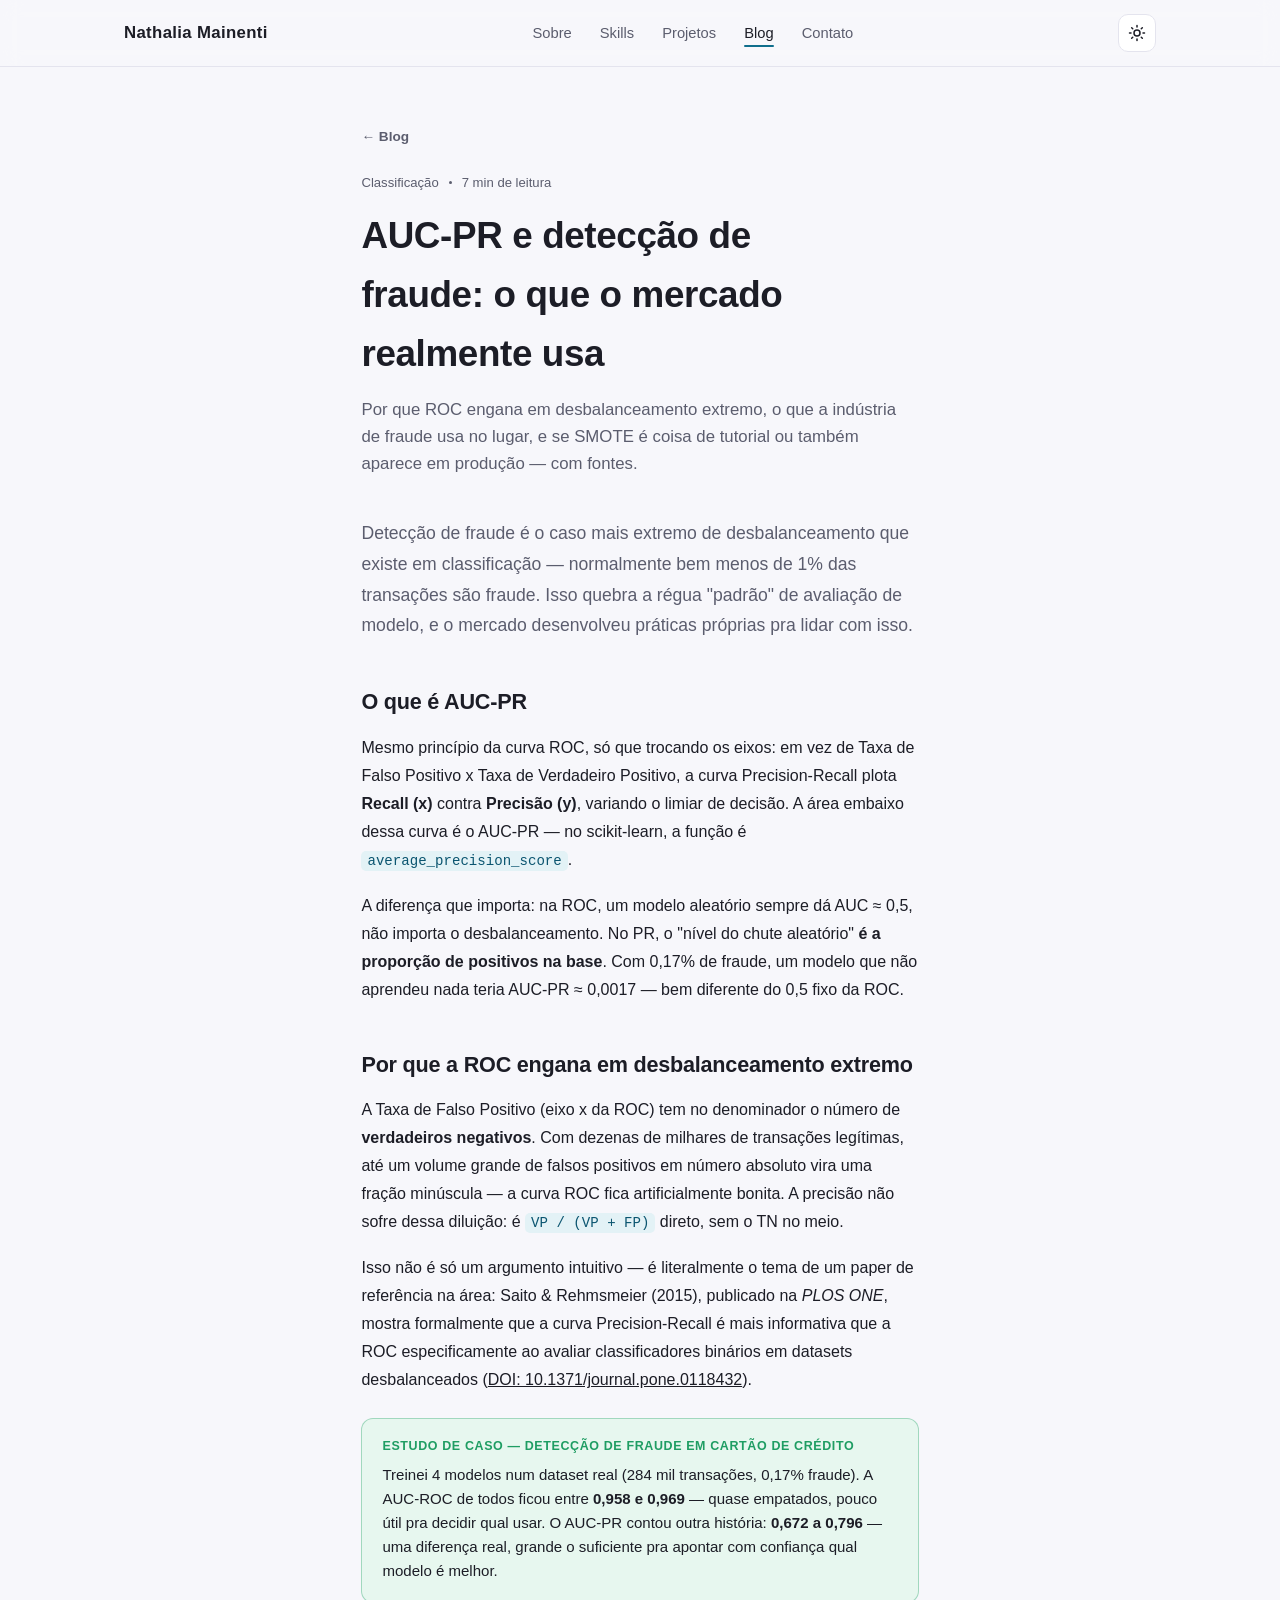
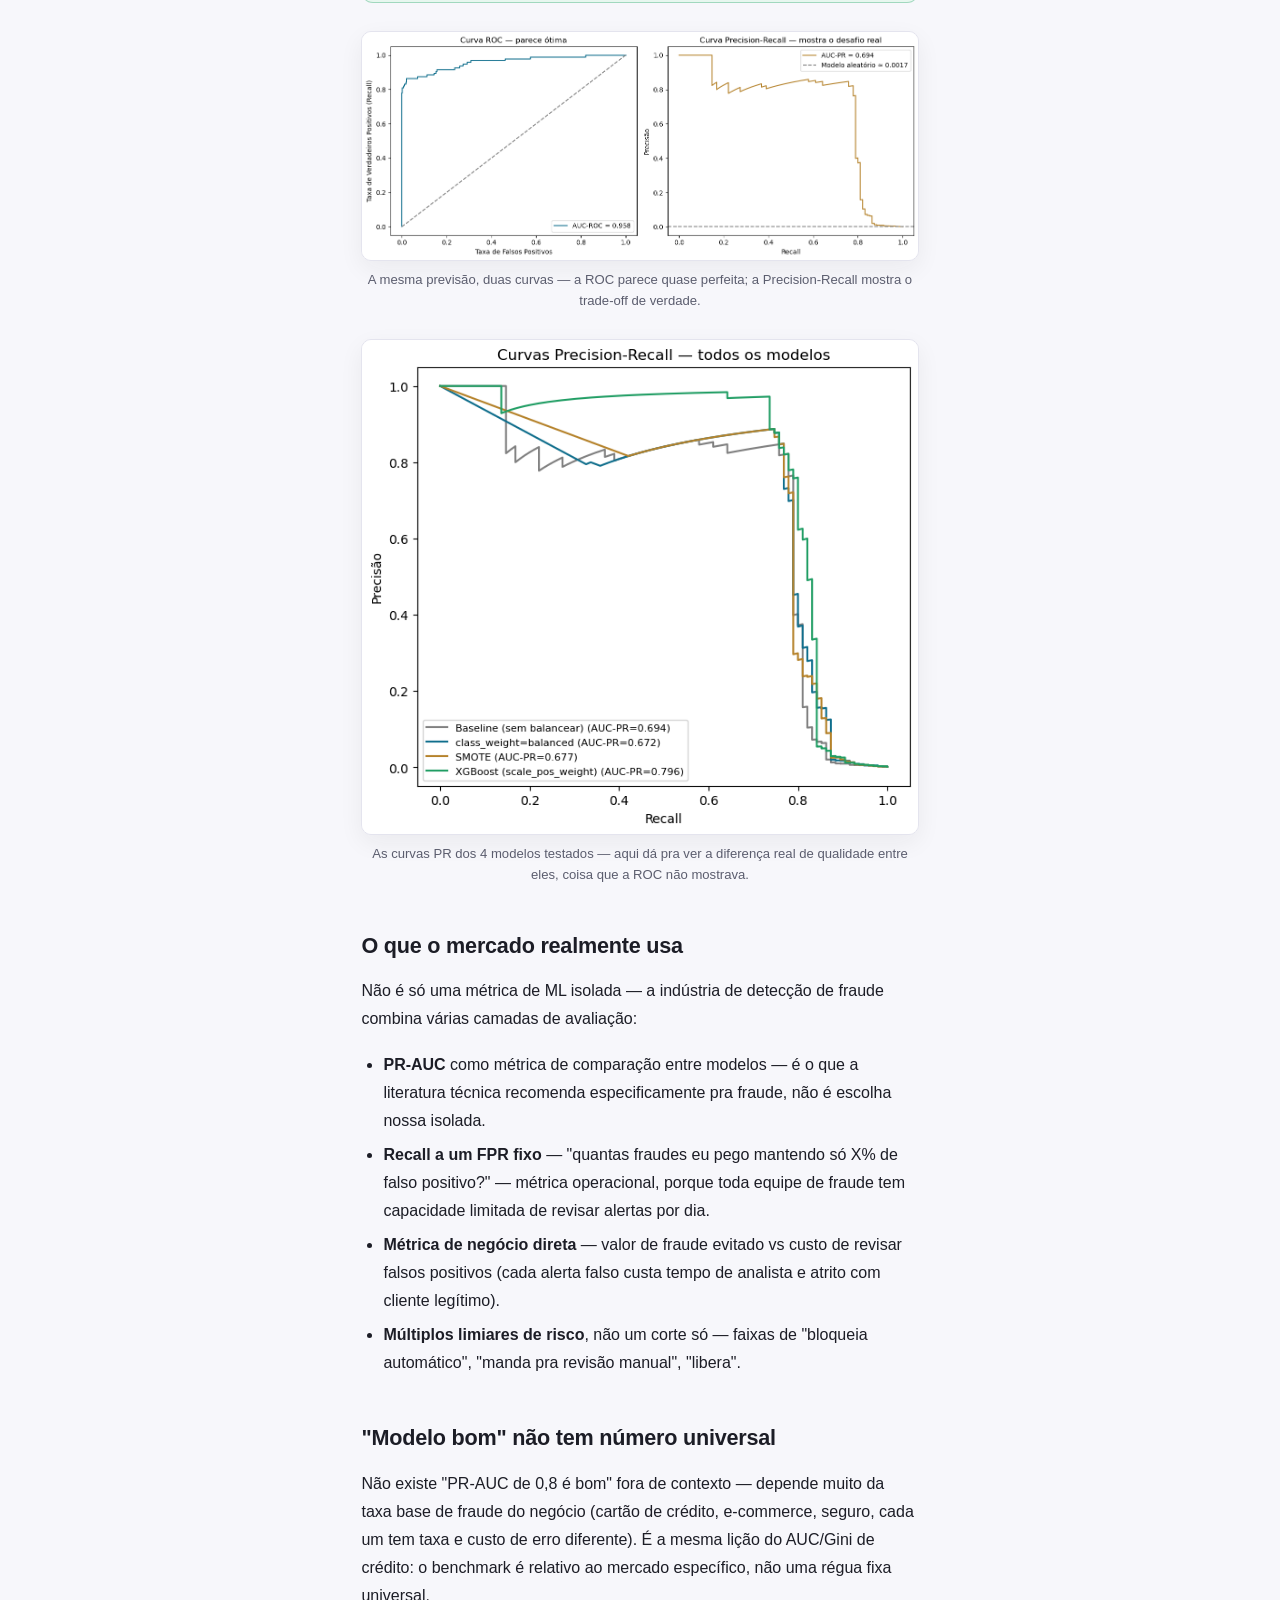
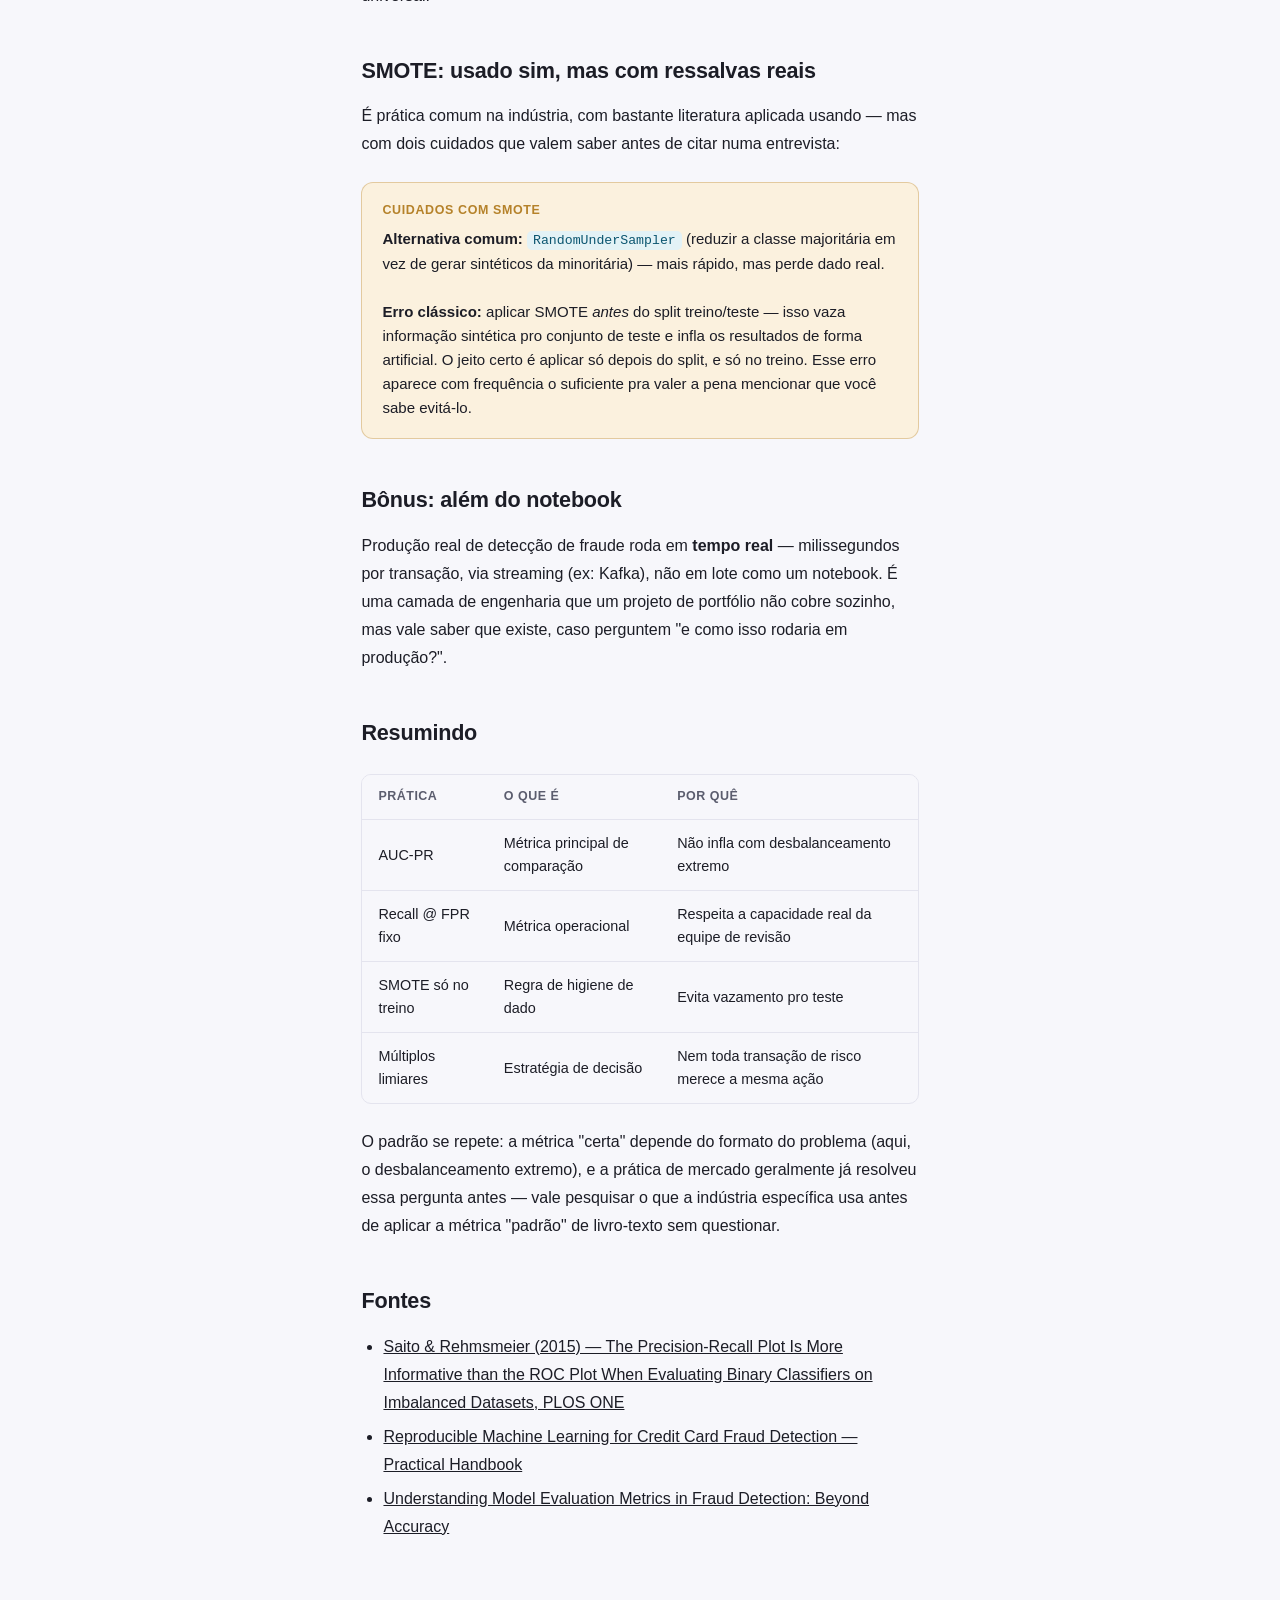
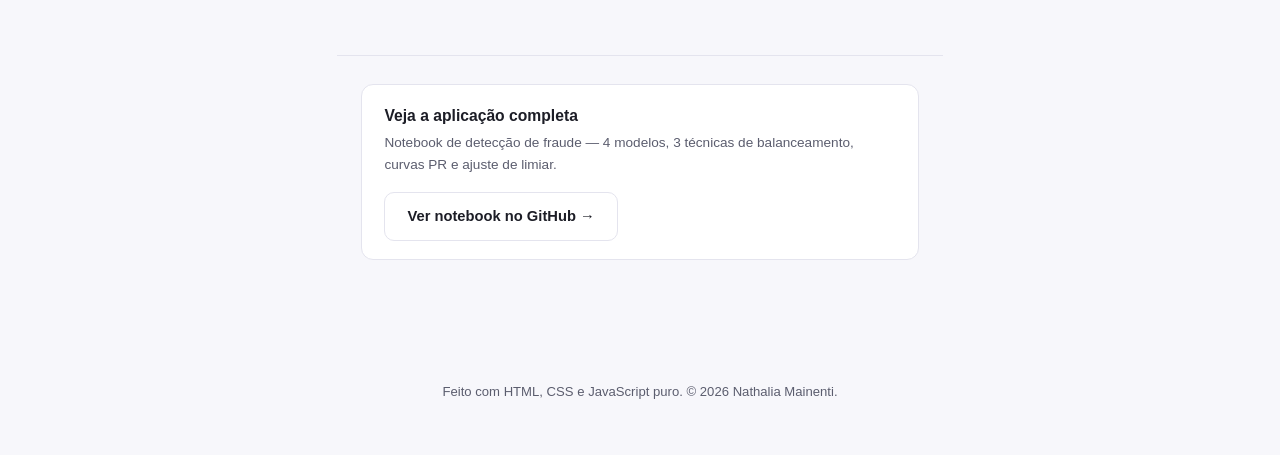
<file: blog/auc-pr-deteccao-fraude.html>
<!DOCTYPE html>
<html lang="pt-BR">
<head>
<meta charset="UTF-8">
<meta name="viewport" content="width=device-width, initial-scale=1.0">
<title>AUC-PR e Detecção de Fraude — Nathalia Mainenti</title>
<meta name="description" content="Por que o mercado de detecção de fraude usa AUC-PR em vez de ROC, o que é considerado um modelo bom, e como SMOTE é realmente usado na prática — com fontes e um estudo de caso real.">
<link rel="icon" type="image/svg+xml" href="../assets/favicon.svg">
<link rel="stylesheet" href="../style.css">
<link rel="stylesheet" href="blog.css">
</head>
<body>

<nav class="nav">
  <div class="nav-inner">
    <a href="../index.html" class="nav-brand">Nathalia Mainenti</a>
    <button class="nav-toggle" id="navToggle" aria-label="Abrir menu">
      <span></span><span></span><span></span>
    </button>
    <ul class="nav-links" id="navLinks">
      <li><a href="../index.html#sobre">Sobre</a></li>
      <li><a href="../index.html#skills">Skills</a></li>
      <li><a href="../index.html#projetos">Projetos</a></li>
      <li><a href="index.html" class="active">Blog</a></li>
      <li><a href="../index.html#contato">Contato</a></li>
    </ul>
    <div class="nav-actions">
      <button class="icon-btn" id="themeToggle" aria-label="Alternar tema" title="Alternar tema claro/escuro">
        <svg id="iconSun" width="18" height="18" viewBox="0 0 24 24" fill="none" stroke="currentColor" stroke-width="2" stroke-linecap="round"><circle cx="12" cy="12" r="4"/><path d="M12 2v2M12 20v2M4.9 4.9l1.4 1.4M17.7 17.7l1.4 1.4M2 12h2M20 12h2M4.9 19.1l1.4-1.4M17.7 6.3l1.4-1.4"/></svg>
        <svg id="iconMoon" width="18" height="18" viewBox="0 0 24 24" fill="none" stroke="currentColor" stroke-width="2" stroke-linecap="round" style="display:none"><path d="M21 12.8A9 9 0 1 1 11.2 3a7 7 0 0 0 9.8 9.8Z"/></svg>
      </button>
    </div>
  </div>
</nav>

<header class="article-header">
  <div class="container">
    <a href="index.html" class="back-link">← Blog</a>
    <div class="post-meta">
      <span>Classificação</span>
      <span class="dot"></span>
      <span>7 min de leitura</span>
    </div>
    <h1>AUC-PR e detecção de fraude: o que o mercado realmente usa</h1>
    <p class="dek">
      Por que ROC engana em desbalanceamento extremo, o que a indústria de fraude usa no lugar,
      e se SMOTE é coisa de tutorial ou também aparece em produção — com fontes.
    </p>
  </div>
</header>

<article class="post-body">

  <p class="lede">
    Detecção de fraude é o caso mais extremo de desbalanceamento que existe em classificação —
    normalmente bem menos de 1% das transações são fraude. Isso quebra a régua "padrão" de
    avaliação de modelo, e o mercado desenvolveu práticas próprias pra lidar com isso.
  </p>

  <h2>O que é AUC-PR</h2>
  <p>
    Mesmo princípio da curva ROC, só que trocando os eixos: em vez de Taxa de Falso Positivo x
    Taxa de Verdadeiro Positivo, a curva Precision-Recall plota <strong>Recall (x)</strong> contra
    <strong>Precisão (y)</strong>, variando o limiar de decisão. A área embaixo dessa curva é o
    AUC-PR — no scikit-learn, a função é <code>average_precision_score</code>.
  </p>
  <p>
    A diferença que importa: na ROC, um modelo aleatório sempre dá AUC ≈ 0,5, não importa o
    desbalanceamento. No PR, o "nível do chute aleatório" <strong>é a proporção de positivos na
    base</strong>. Com 0,17% de fraude, um modelo que não aprendeu nada teria AUC-PR ≈ 0,0017 —
    bem diferente do 0,5 fixo da ROC.
  </p>

  <h2>Por que a ROC engana em desbalanceamento extremo</h2>
  <p>
    A Taxa de Falso Positivo (eixo x da ROC) tem no denominador o número de
    <strong>verdadeiros negativos</strong>. Com dezenas de milhares de transações legítimas, até
    um volume grande de falsos positivos em número absoluto vira uma fração minúscula — a curva
    ROC fica artificialmente bonita. A precisão não sofre dessa diluição: é
    <code>VP / (VP + FP)</code> direto, sem o TN no meio.
  </p>
  <p>
    Isso não é só um argumento intuitivo — é literalmente o tema de um paper de referência na
    área: Saito &amp; Rehmsmeier (2015), publicado na <em>PLOS ONE</em>, mostra formalmente que a
    curva Precision-Recall é mais informativa que a ROC especificamente ao avaliar classificadores
    binários em datasets desbalanceados (<a href="https://doi.org/10.1371/journal.pone.0118432" target="_blank" rel="noopener">DOI: 10.1371/journal.pone.0118432</a>).
  </p>

  <div class="callout case">
    <span class="callout-title">Estudo de caso — detecção de fraude em cartão de crédito</span>
    Treinei 4 modelos num dataset real (284 mil transações, 0,17% fraude). A AUC-ROC de todos
    ficou entre <strong>0,958 e 0,969</strong> — quase empatados, pouco útil pra decidir qual
    usar. O AUC-PR contou outra história: <strong>0,672 a 0,796</strong> — uma diferença real,
    grande o suficiente pra apontar com confiança qual modelo é melhor.
  </div>

  <figure>
    <img src="../assets/img/fraude_3.png" alt="Comparação lado a lado entre curva ROC (parece ótima) e curva Precision-Recall (mostra o desafio real) para o modelo de detecção de fraude">
    <figcaption>A mesma previsão, duas curvas — a ROC parece quase perfeita; a Precision-Recall mostra o trade-off de verdade.</figcaption>
  </figure>

  <figure>
    <img src="../assets/img/fraude_4.png" alt="Curvas Precision-Recall sobrepostas dos 4 modelos testados, mostrando diferenças reais de desempenho">
    <figcaption>As curvas PR dos 4 modelos testados — aqui dá pra ver a diferença real de qualidade entre eles, coisa que a ROC não mostrava.</figcaption>
  </figure>

  <h2>O que o mercado realmente usa</h2>
  <p>
    Não é só uma métrica de ML isolada — a indústria de detecção de fraude combina várias
    camadas de avaliação:
  </p>
  <ul>
    <li><strong>PR-AUC</strong> como métrica de comparação entre modelos — é o que a literatura
    técnica recomenda especificamente pra fraude, não é escolha nossa isolada.</li>
    <li><strong>Recall a um FPR fixo</strong> — "quantas fraudes eu pego mantendo só X% de falso
    positivo?" — métrica operacional, porque toda equipe de fraude tem capacidade limitada de
    revisar alertas por dia.</li>
    <li><strong>Métrica de negócio direta</strong> — valor de fraude evitado vs custo de revisar
    falsos positivos (cada alerta falso custa tempo de analista e atrito com cliente legítimo).</li>
    <li><strong>Múltiplos limiares de risco</strong>, não um corte só — faixas de "bloqueia
    automático", "manda pra revisão manual", "libera".</li>
  </ul>

  <h2>"Modelo bom" não tem número universal</h2>
  <p>
    Não existe "PR-AUC de 0,8 é bom" fora de contexto — depende muito da taxa base de fraude do
    negócio (cartão de crédito, e-commerce, seguro, cada um tem taxa e custo de erro diferente).
    É a mesma lição do AUC/Gini de crédito: o benchmark é relativo ao mercado específico, não uma
    régua fixa universal.
  </p>

  <h2>SMOTE: usado sim, mas com ressalvas reais</h2>
  <p>
    É prática comum na indústria, com bastante literatura aplicada usando — mas com dois
    cuidados que valem saber antes de citar numa entrevista:
  </p>

  <div class="callout rigor">
    <span class="callout-title">Cuidados com SMOTE</span>
    <strong>Alternativa comum:</strong> <code>RandomUnderSampler</code> (reduzir a classe
    majoritária em vez de gerar sintéticos da minoritária) — mais rápido, mas perde dado real.
    <br><br>
    <strong>Erro clássico:</strong> aplicar SMOTE <em>antes</em> do split treino/teste — isso
    vaza informação sintética pro conjunto de teste e infla os resultados de forma artificial.
    O jeito certo é aplicar só depois do split, e só no treino. Esse erro aparece com frequência
    o suficiente pra valer a pena mencionar que você sabe evitá-lo.
  </div>

  <h2>Bônus: além do notebook</h2>
  <p>
    Produção real de detecção de fraude roda em <strong>tempo real</strong> — milissegundos por
    transação, via streaming (ex: Kafka), não em lote como um notebook. É uma camada de
    engenharia que um projeto de portfólio não cobre sozinho, mas vale saber que existe, caso
    perguntem "e como isso rodaria em produção?".
  </p>

  <h2>Resumindo</h2>
  <div class="table-wrap">
    <table>
      <thead>
        <tr><th>Prática</th><th>O que é</th><th>Por quê</th></tr>
      </thead>
      <tbody>
        <tr><td>AUC-PR</td><td>Métrica principal de comparação</td><td>Não infla com desbalanceamento extremo</td></tr>
        <tr><td>Recall @ FPR fixo</td><td>Métrica operacional</td><td>Respeita a capacidade real da equipe de revisão</td></tr>
        <tr><td>SMOTE só no treino</td><td>Regra de higiene de dado</td><td>Evita vazamento pro teste</td></tr>
        <tr><td>Múltiplos limiares</td><td>Estratégia de decisão</td><td>Nem toda transação de risco merece a mesma ação</td></tr>
      </tbody>
    </table>
  </div>

  <p>
    O padrão se repete: a métrica "certa" depende do formato do problema (aqui, o
    desbalanceamento extremo), e a prática de mercado geralmente já resolveu essa pergunta antes
    — vale pesquisar o que a indústria específica usa antes de aplicar a métrica "padrão" de
    livro-texto sem questionar.
  </p>

  <h2>Fontes</h2>
  <ul>
    <li><a href="https://doi.org/10.1371/journal.pone.0118432" target="_blank" rel="noopener">Saito &amp; Rehmsmeier (2015) — The Precision-Recall Plot Is More Informative than the ROC Plot When Evaluating Binary Classifiers on Imbalanced Datasets, PLOS ONE</a></li>
    <li><a href="https://fraud-detection-handbook.github.io/fraud-detection-handbook/Chapter_4_PerformanceMetrics/Introduction.html" target="_blank" rel="noopener">Reproducible Machine Learning for Credit Card Fraud Detection — Practical Handbook</a></li>
    <li><a href="https://medium.com/@valeria.verzi1/understanding-model-evaluation-metrics-in-fraud-detection-beyond-accuracy-52b224ac0418" target="_blank" rel="noopener">Understanding Model Evaluation Metrics in Fraud Detection: Beyond Accuracy</a></li>
  </ul>

</article>

<div class="article-footer">
  <div class="project-link">
    <div>
      <h4>Veja a aplicação completa</h4>
      <p>Notebook de detecção de fraude — 4 modelos, 3 técnicas de balanceamento, curvas PR e ajuste de limiar.</p>
    </div>
    <a href="#" class="btn btn-ghost" data-github-link>Ver notebook no GitHub →</a>
  </div>
</div>

<footer>
  <div class="container">
    <p>Feito com HTML, CSS e JavaScript puro. © <span id="year"></span> Nathalia Mainenti.</p>
  </div>
</footer>

<script src="../script.js"></script>
</body>
</html>
</file>
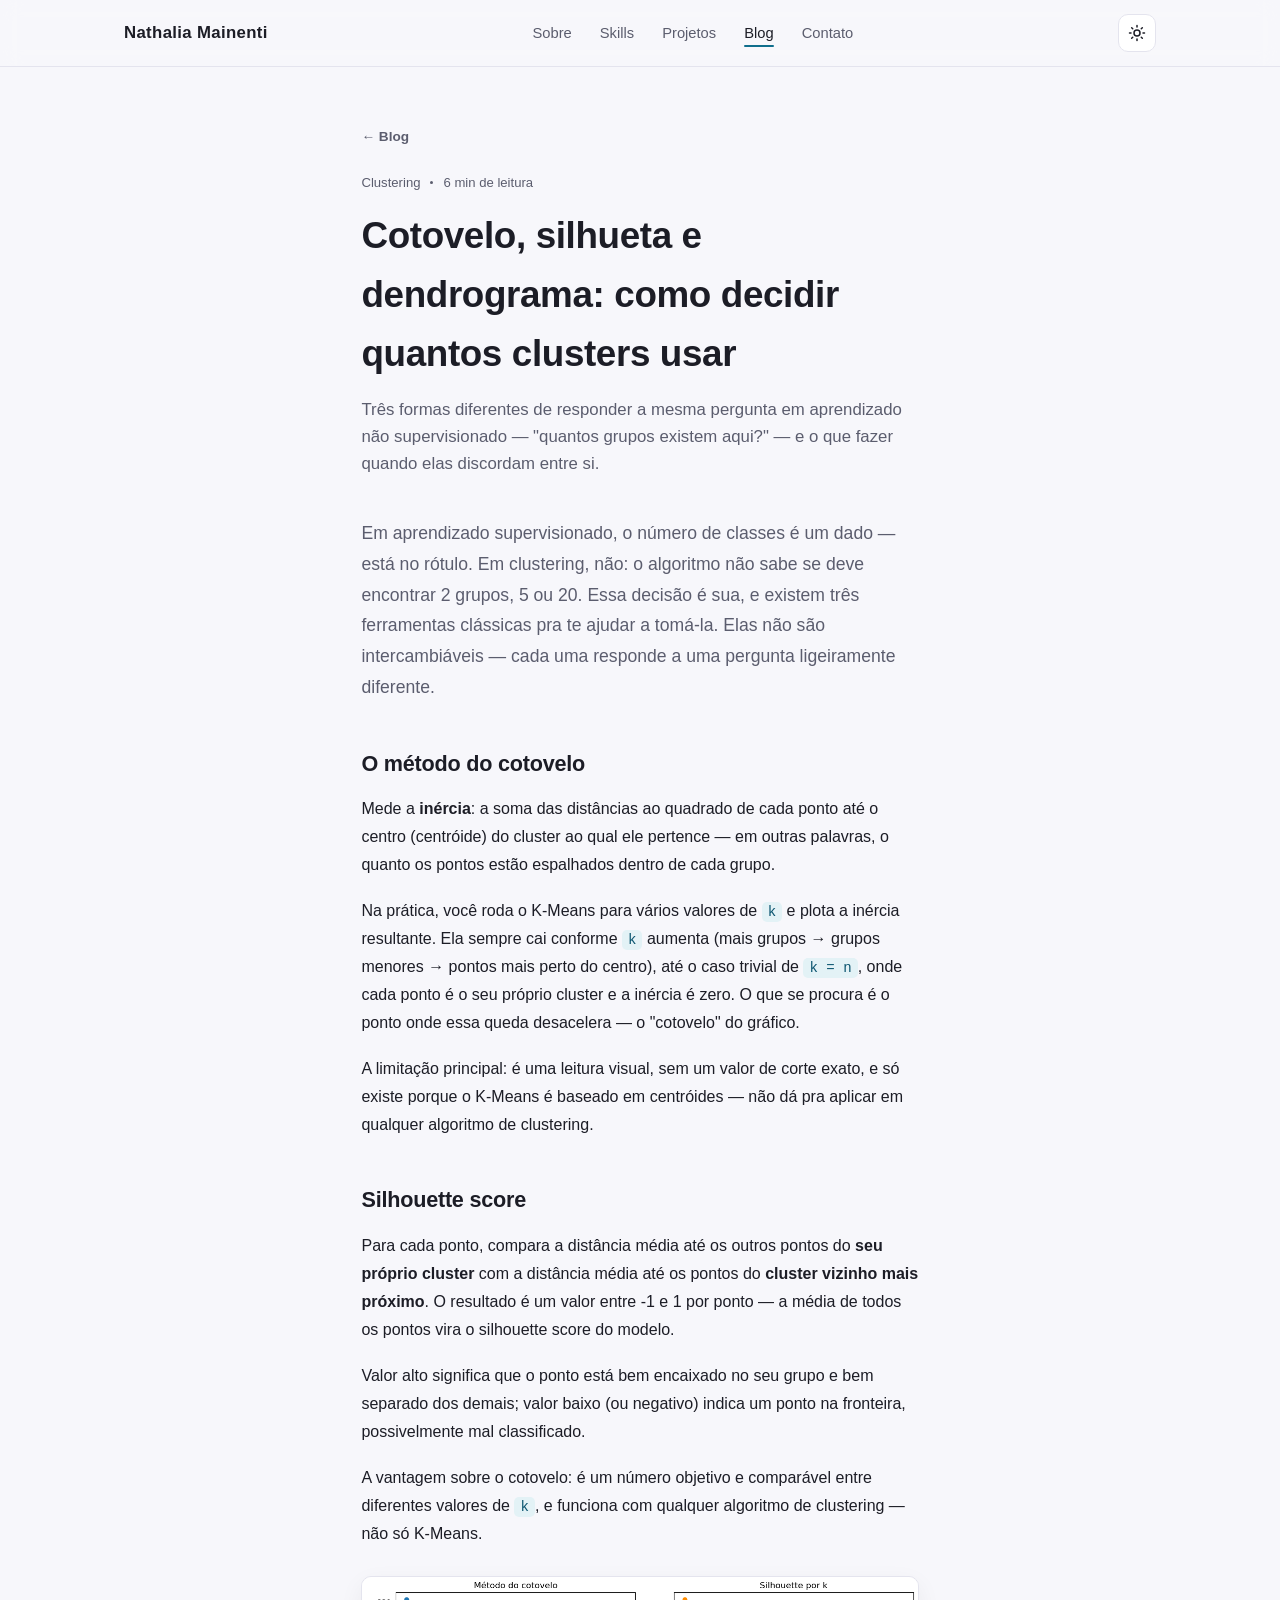
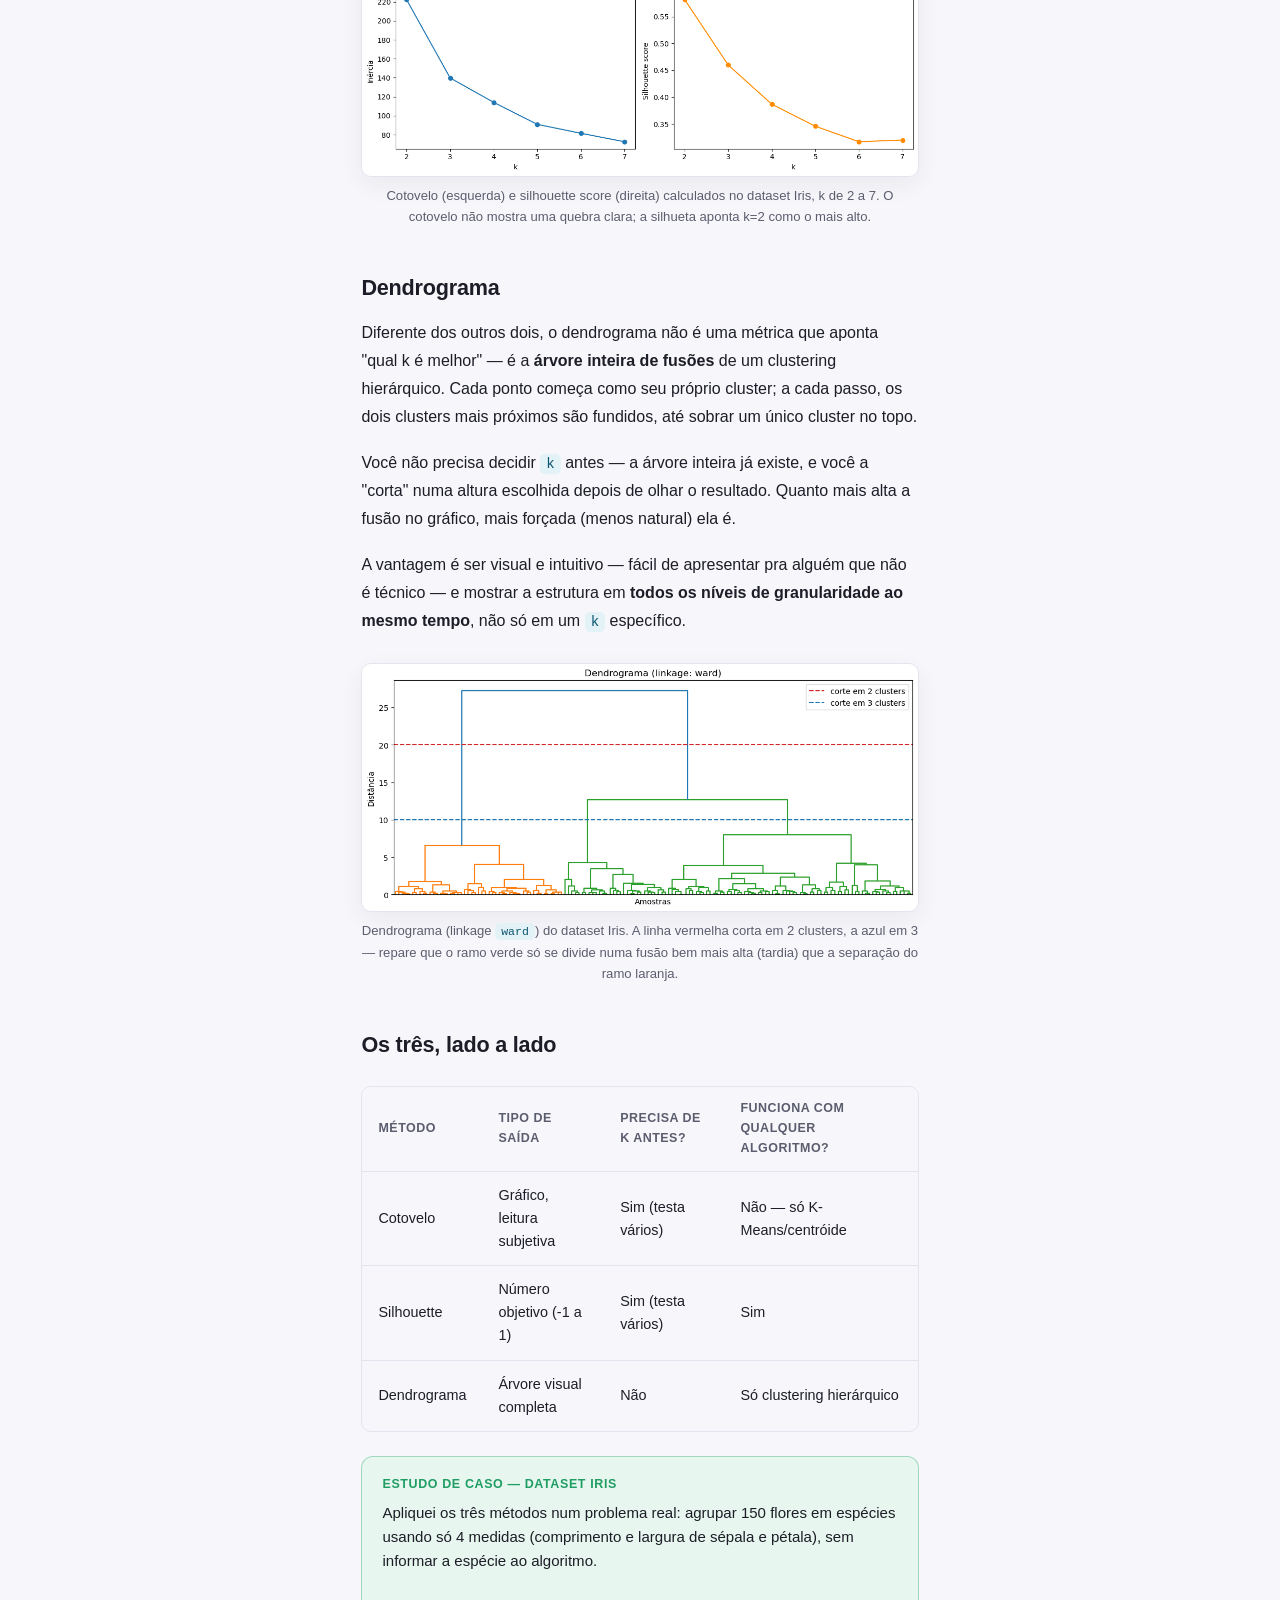
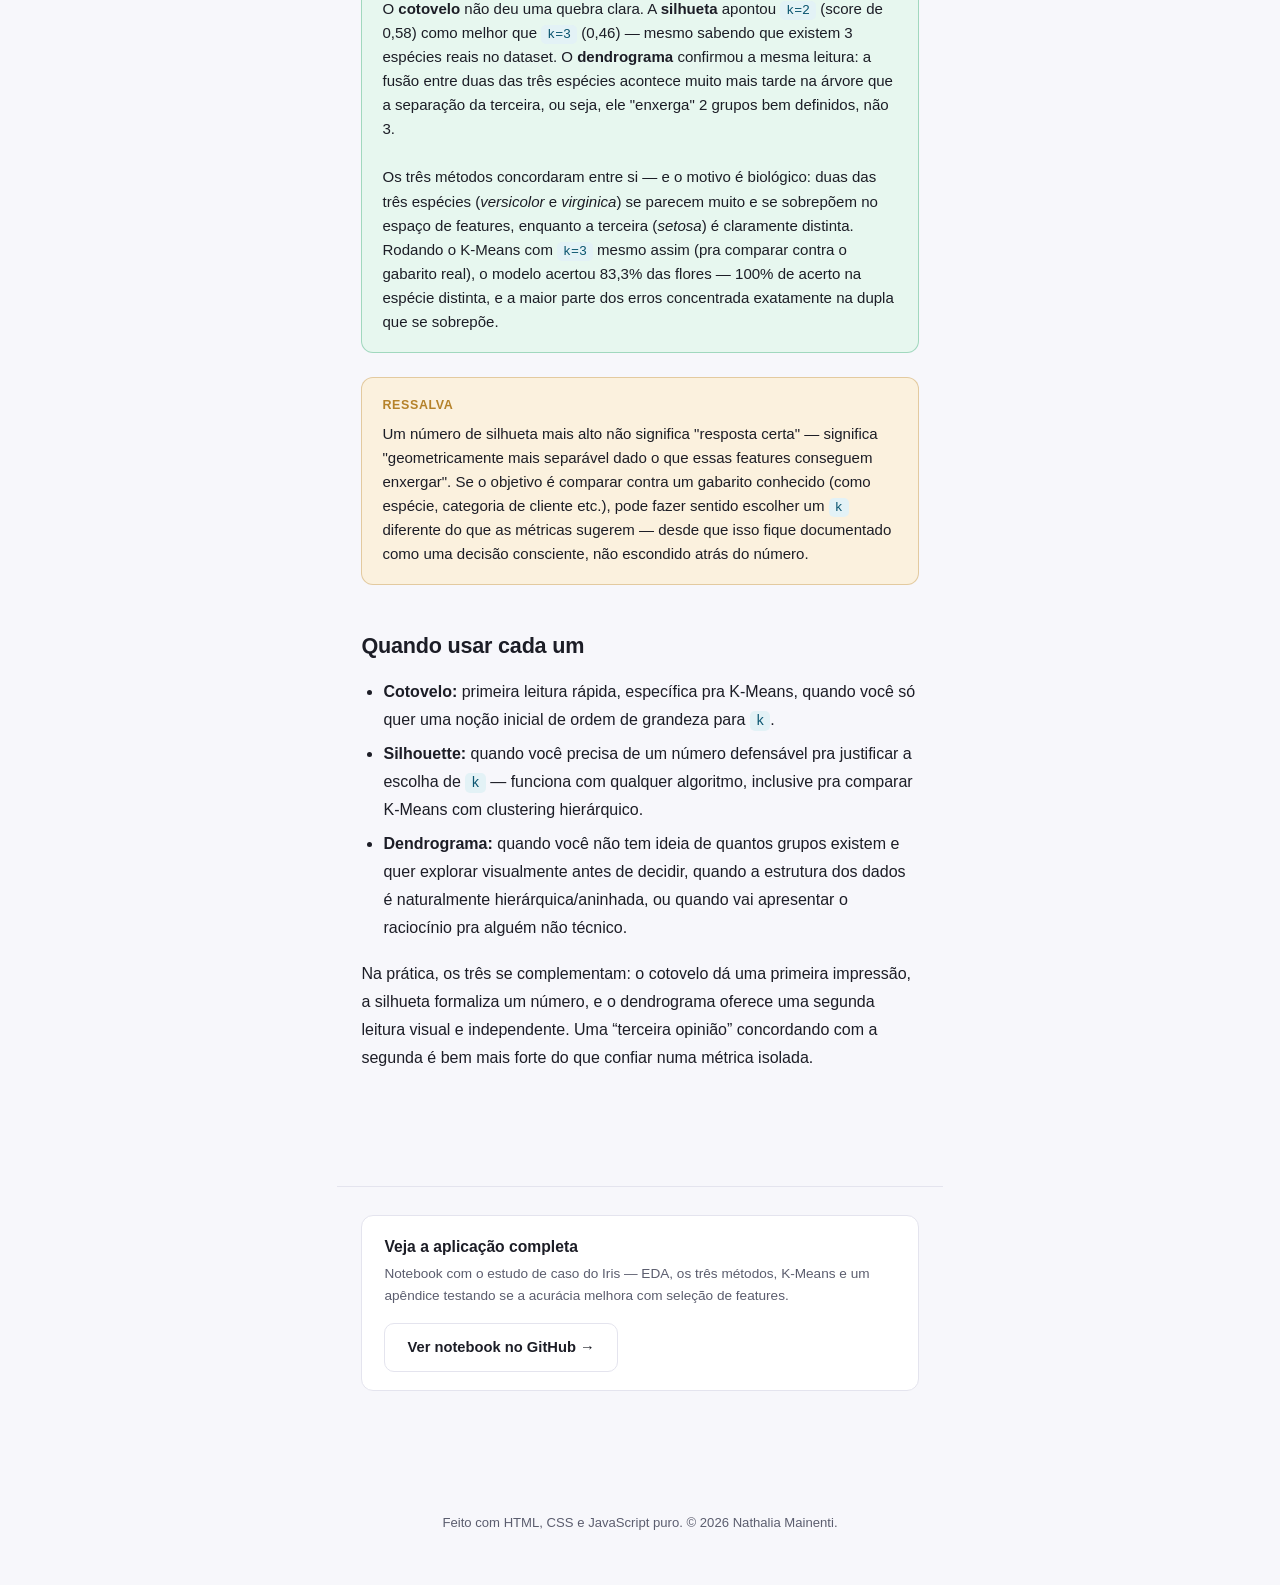
<file: blog/cotovelo-silhueta-dendrograma.html>
<!DOCTYPE html>
<html lang="pt-BR">
<head>
<meta charset="UTF-8">
<meta name="viewport" content="width=device-width, initial-scale=1.0">
<title>Cotovelo, Silhueta e Dendrograma — Nathalia Mainenti</title>
<meta name="description" content="As três formas mais comuns de escolher o número de clusters num problema não supervisionado, com um estudo de caso real usando o dataset Iris.">
<link rel="icon" type="image/svg+xml" href="../assets/favicon.svg">
<link rel="stylesheet" href="../style.css">
<link rel="stylesheet" href="blog.css">
</head>
<body>

<nav class="nav">
  <div class="nav-inner">
    <a href="../index.html" class="nav-brand">Nathalia Mainenti</a>
    <button class="nav-toggle" id="navToggle" aria-label="Abrir menu">
      <span></span><span></span><span></span>
    </button>
    <ul class="nav-links" id="navLinks">
      <li><a href="../index.html#sobre">Sobre</a></li>
      <li><a href="../index.html#skills">Skills</a></li>
      <li><a href="../index.html#projetos">Projetos</a></li>
      <li><a href="index.html" class="active">Blog</a></li>
      <li><a href="../index.html#contato">Contato</a></li>
    </ul>
    <div class="nav-actions">
      <button class="icon-btn" id="themeToggle" aria-label="Alternar tema" title="Alternar tema claro/escuro">
        <svg id="iconSun" width="18" height="18" viewBox="0 0 24 24" fill="none" stroke="currentColor" stroke-width="2" stroke-linecap="round"><circle cx="12" cy="12" r="4"/><path d="M12 2v2M12 20v2M4.9 4.9l1.4 1.4M17.7 17.7l1.4 1.4M2 12h2M20 12h2M4.9 19.1l1.4-1.4M17.7 6.3l1.4-1.4"/></svg>
        <svg id="iconMoon" width="18" height="18" viewBox="0 0 24 24" fill="none" stroke="currentColor" stroke-width="2" stroke-linecap="round" style="display:none"><path d="M21 12.8A9 9 0 1 1 11.2 3a7 7 0 0 0 9.8 9.8Z"/></svg>
      </button>
    </div>
  </div>
</nav>

<header class="article-header">
  <div class="container">
    <a href="index.html" class="back-link">← Blog</a>
    <div class="post-meta">
      <span>Clustering</span>
      <span class="dot"></span>
      <span>6 min de leitura</span>
    </div>
    <h1>Cotovelo, silhueta e dendrograma: como decidir quantos clusters usar</h1>
    <p class="dek">
      Três formas diferentes de responder a mesma pergunta em aprendizado não supervisionado —
      "quantos grupos existem aqui?" — e o que fazer quando elas discordam entre si.
    </p>
  </div>
</header>

<article class="post-body">

  <p class="lede">
    Em aprendizado supervisionado, o número de classes é um dado — está no rótulo. Em
    clustering, não: o algoritmo não sabe se deve encontrar 2 grupos, 5 ou 20. Essa decisão é
    sua, e existem três ferramentas clássicas pra te ajudar a tomá-la. Elas não são
    intercambiáveis — cada uma responde a uma pergunta ligeiramente diferente.
  </p>

  <h2>O método do cotovelo</h2>
  <p>
    Mede a <strong>inércia</strong>: a soma das distâncias ao quadrado de cada ponto até o
    centro (centróide) do cluster ao qual ele pertence — em outras palavras, o quanto os pontos
    estão espalhados dentro de cada grupo.
  </p>
  <p>
    Na prática, você roda o K-Means para vários valores de <code>k</code> e plota a inércia
    resultante. Ela sempre cai conforme <code>k</code> aumenta (mais grupos → grupos menores →
    pontos mais perto do centro), até o caso trivial de <code>k = n</code>, onde cada ponto é o
    seu próprio cluster e a inércia é zero. O que se procura é o ponto onde essa queda
    desacelera — o "cotovelo" do gráfico.
  </p>
  <p>
    A limitação principal: é uma leitura visual, sem um valor de corte exato, e só existe porque
    o K-Means é baseado em centróides — não dá pra aplicar em qualquer algoritmo de clustering.
  </p>

  <h2>Silhouette score</h2>
  <p>
    Para cada ponto, compara a distância média até os outros pontos do <strong>seu próprio
    cluster</strong> com a distância média até os pontos do <strong>cluster vizinho mais
    próximo</strong>. O resultado é um valor entre -1 e 1 por ponto — a média de todos os pontos
    vira o silhouette score do modelo.
  </p>
  <p>
    Valor alto significa que o ponto está bem encaixado no seu grupo e bem separado dos demais;
    valor baixo (ou negativo) indica um ponto na fronteira, possivelmente mal classificado.
  </p>
  <p>
    A vantagem sobre o cotovelo: é um número objetivo e comparável entre diferentes valores de
    <code>k</code>, e funciona com qualquer algoritmo de clustering — não só K-Means.
  </p>

  <figure>
    <img src="../assets/img/iris_2.png" alt="Gráfico do método do cotovelo (inércia por k) ao lado do gráfico de silhouette score por k, ambos calculados no dataset Iris">
    <figcaption>Cotovelo (esquerda) e silhouette score (direita) calculados no dataset Iris, k de 2 a 7. O cotovelo não mostra uma quebra clara; a silhueta aponta k=2 como o mais alto.</figcaption>
  </figure>

  <h2>Dendrograma</h2>
  <p>
    Diferente dos outros dois, o dendrograma não é uma métrica que aponta "qual k é melhor" — é
    a <strong>árvore inteira de fusões</strong> de um clustering hierárquico. Cada ponto começa
    como seu próprio cluster; a cada passo, os dois clusters mais próximos são fundidos, até
    sobrar um único cluster no topo.
  </p>
  <p>
    Você não precisa decidir <code>k</code> antes — a árvore inteira já existe, e você a "corta"
    numa altura escolhida depois de olhar o resultado. Quanto mais alta a fusão no gráfico, mais
    forçada (menos natural) ela é.
  </p>
  <p>
    A vantagem é ser visual e intuitivo — fácil de apresentar pra alguém que não é técnico — e
    mostrar a estrutura em <strong>todos os níveis de granularidade ao mesmo tempo</strong>, não
    só em um <code>k</code> específico.
  </p>

  <figure>
    <img src="../assets/img/iris_3.png" alt="Dendrograma do dataset Iris com linkage ward, com linhas marcando o corte em 2 e em 3 clusters">
    <figcaption>Dendrograma (linkage <code>ward</code>) do dataset Iris. A linha vermelha corta em 2 clusters, a azul em 3 — repare que o ramo verde só se divide numa fusão bem mais alta (tardia) que a separação do ramo laranja.</figcaption>
  </figure>

  <h2>Os três, lado a lado</h2>
  <div class="table-wrap">
    <table>
      <thead>
        <tr><th>Método</th><th>Tipo de saída</th><th>Precisa de k antes?</th><th>Funciona com qualquer algoritmo?</th></tr>
      </thead>
      <tbody>
        <tr><td>Cotovelo</td><td>Gráfico, leitura subjetiva</td><td>Sim (testa vários)</td><td>Não — só K-Means/centróide</td></tr>
        <tr><td>Silhouette</td><td>Número objetivo (-1 a 1)</td><td>Sim (testa vários)</td><td>Sim</td></tr>
        <tr><td>Dendrograma</td><td>Árvore visual completa</td><td>Não</td><td>Só clustering hierárquico</td></tr>
      </tbody>
    </table>
  </div>

  <div class="callout case">
    <span class="callout-title">Estudo de caso — dataset Iris</span>
    Apliquei os três métodos num problema real: agrupar 150 flores em espécies usando só 4
    medidas (comprimento e largura de sépala e pétala), sem informar a espécie ao algoritmo.
    <br><br>
    O <strong>cotovelo</strong> não deu uma quebra clara. A <strong>silhueta</strong> apontou
    <code>k=2</code> (score de 0,58) como melhor que <code>k=3</code> (0,46) — mesmo sabendo que
    existem 3 espécies reais no dataset. O <strong>dendrograma</strong> confirmou a mesma leitura:
    a fusão entre duas das três espécies acontece muito mais tarde na árvore que a separação da
    terceira, ou seja, ele "enxerga" 2 grupos bem definidos, não 3.
    <br><br>
    Os três métodos concordaram entre si — e o motivo é biológico: duas das três espécies
    (<em>versicolor</em> e <em>virginica</em>) se parecem muito e se sobrepõem no espaço de
    features, enquanto a terceira (<em>setosa</em>) é claramente distinta. Rodando o K-Means
    com <code>k=3</code> mesmo assim (pra comparar contra o gabarito real), o modelo acertou
    83,3% das flores — 100% de acerto na espécie distinta, e a maior parte dos erros
    concentrada exatamente na dupla que se sobrepõe.
  </div>

  <div class="callout rigor">
    <span class="callout-title">Ressalva</span>
    Um número de silhueta mais alto não significa "resposta certa" — significa "geometricamente
    mais separável dado o que essas features conseguem enxergar". Se o objetivo é comparar
    contra um gabarito conhecido (como espécie, categoria de cliente etc.), pode fazer sentido
    escolher um <code>k</code> diferente do que as métricas sugerem — desde que isso fique
    documentado como uma decisão consciente, não escondido atrás do número.
  </div>

  <h2>Quando usar cada um</h2>
  <ul>
    <li><strong>Cotovelo:</strong> primeira leitura rápida, específica pra K-Means, quando você só quer uma noção inicial de ordem de grandeza para <code>k</code>.</li>
    <li><strong>Silhouette:</strong> quando você precisa de um número defensável pra justificar a escolha de <code>k</code> — funciona com qualquer algoritmo, inclusive pra comparar K-Means com clustering hierárquico.</li>
    <li><strong>Dendrograma:</strong> quando você não tem ideia de quantos grupos existem e quer explorar visualmente antes de decidir, quando a estrutura dos dados é naturalmente hierárquica/aninhada, ou quando vai apresentar o raciocínio pra alguém não técnico.</li>
  </ul>

  <p>
    Na prática, os três se complementam: o cotovelo dá uma primeira impressão, a silhueta
    formaliza um número, e o dendrograma oferece uma segunda leitura visual e independente. Uma
    “terceira opinião” concordando com a segunda é bem mais forte do que confiar numa métrica
    isolada.
  </p>

</article>

<div class="article-footer">
  <div class="project-link">
    <div>
      <h4>Veja a aplicação completa</h4>
      <p>Notebook com o estudo de caso do Iris — EDA, os três métodos, K-Means e um apêndice testando se a acurácia melhora com seleção de features.</p>
    </div>
    <a href="#" class="btn btn-ghost" data-github-link>Ver notebook no GitHub →</a>
  </div>
</div>

<footer>
  <div class="container">
    <p>Feito com HTML, CSS e JavaScript puro. © <span id="year"></span> Nathalia Mainenti.</p>
  </div>
</footer>

<script src="../script.js"></script>
</body>
</html>
</file>
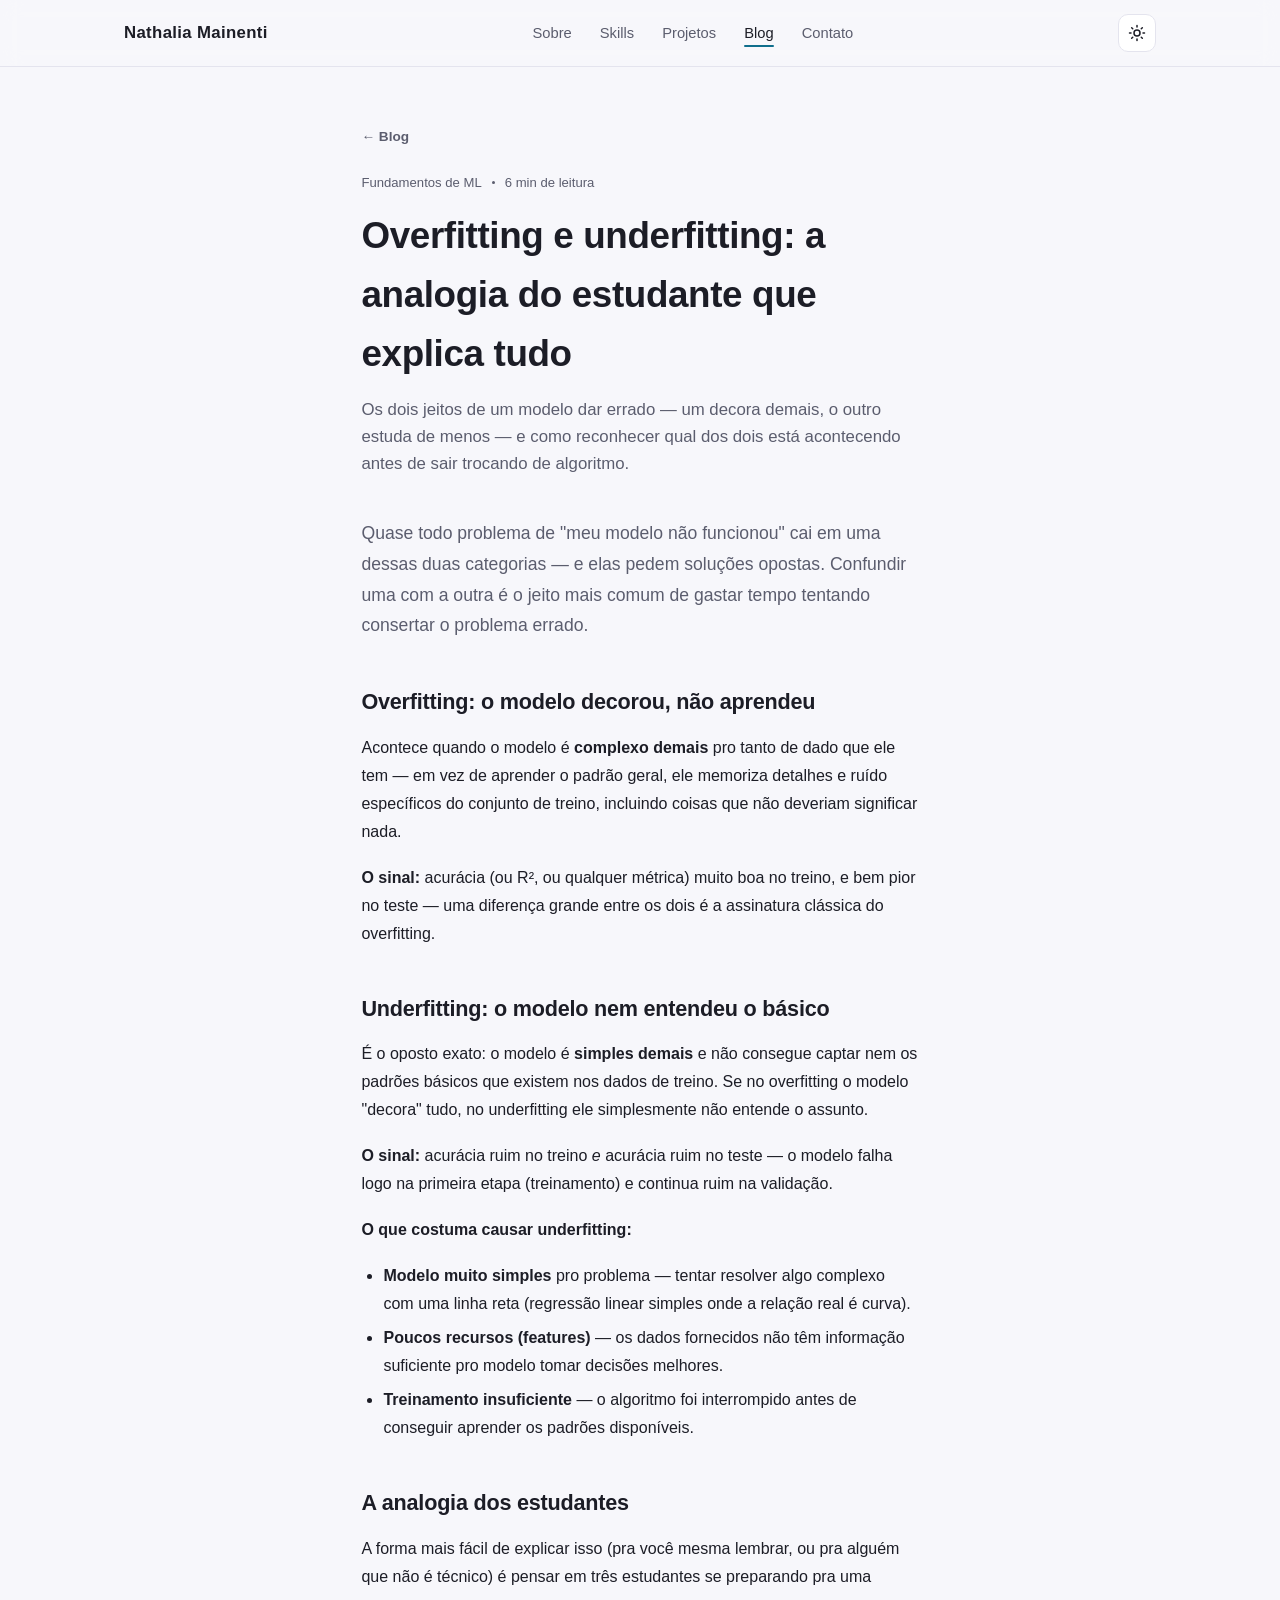
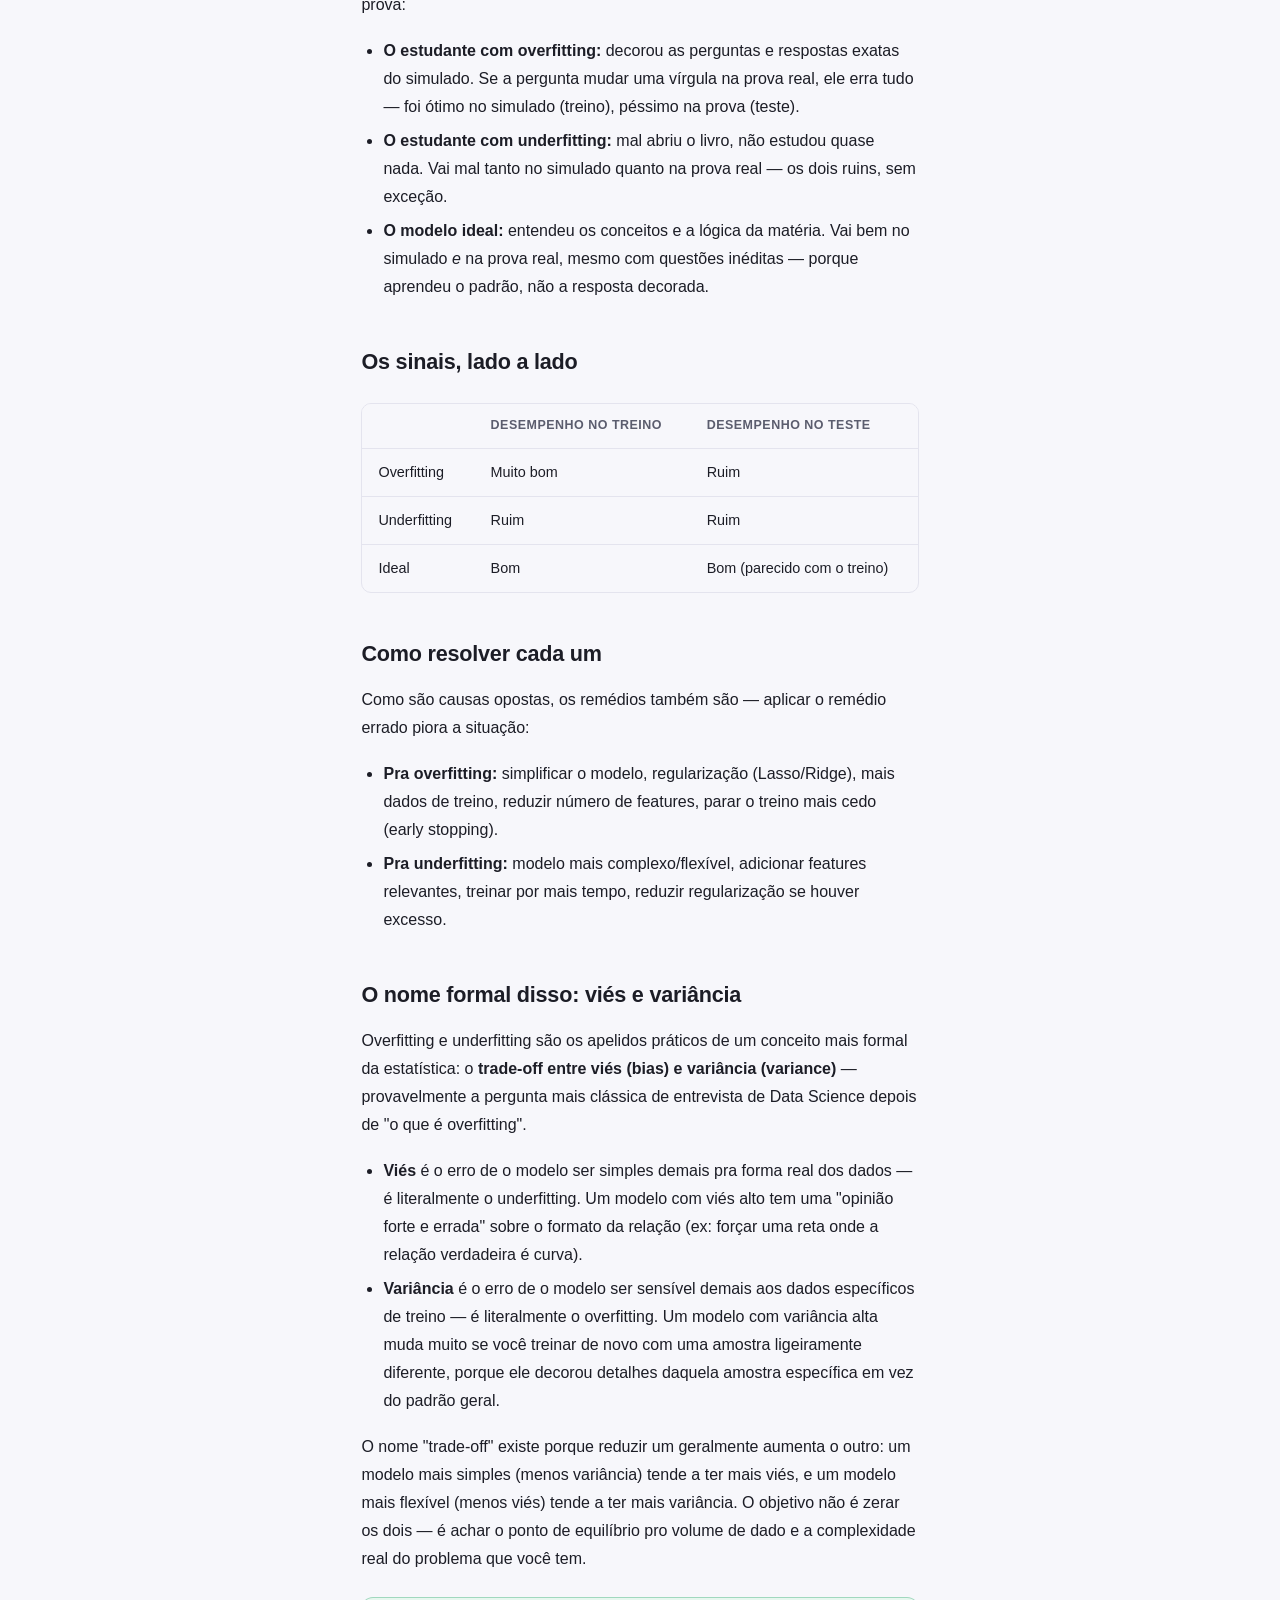
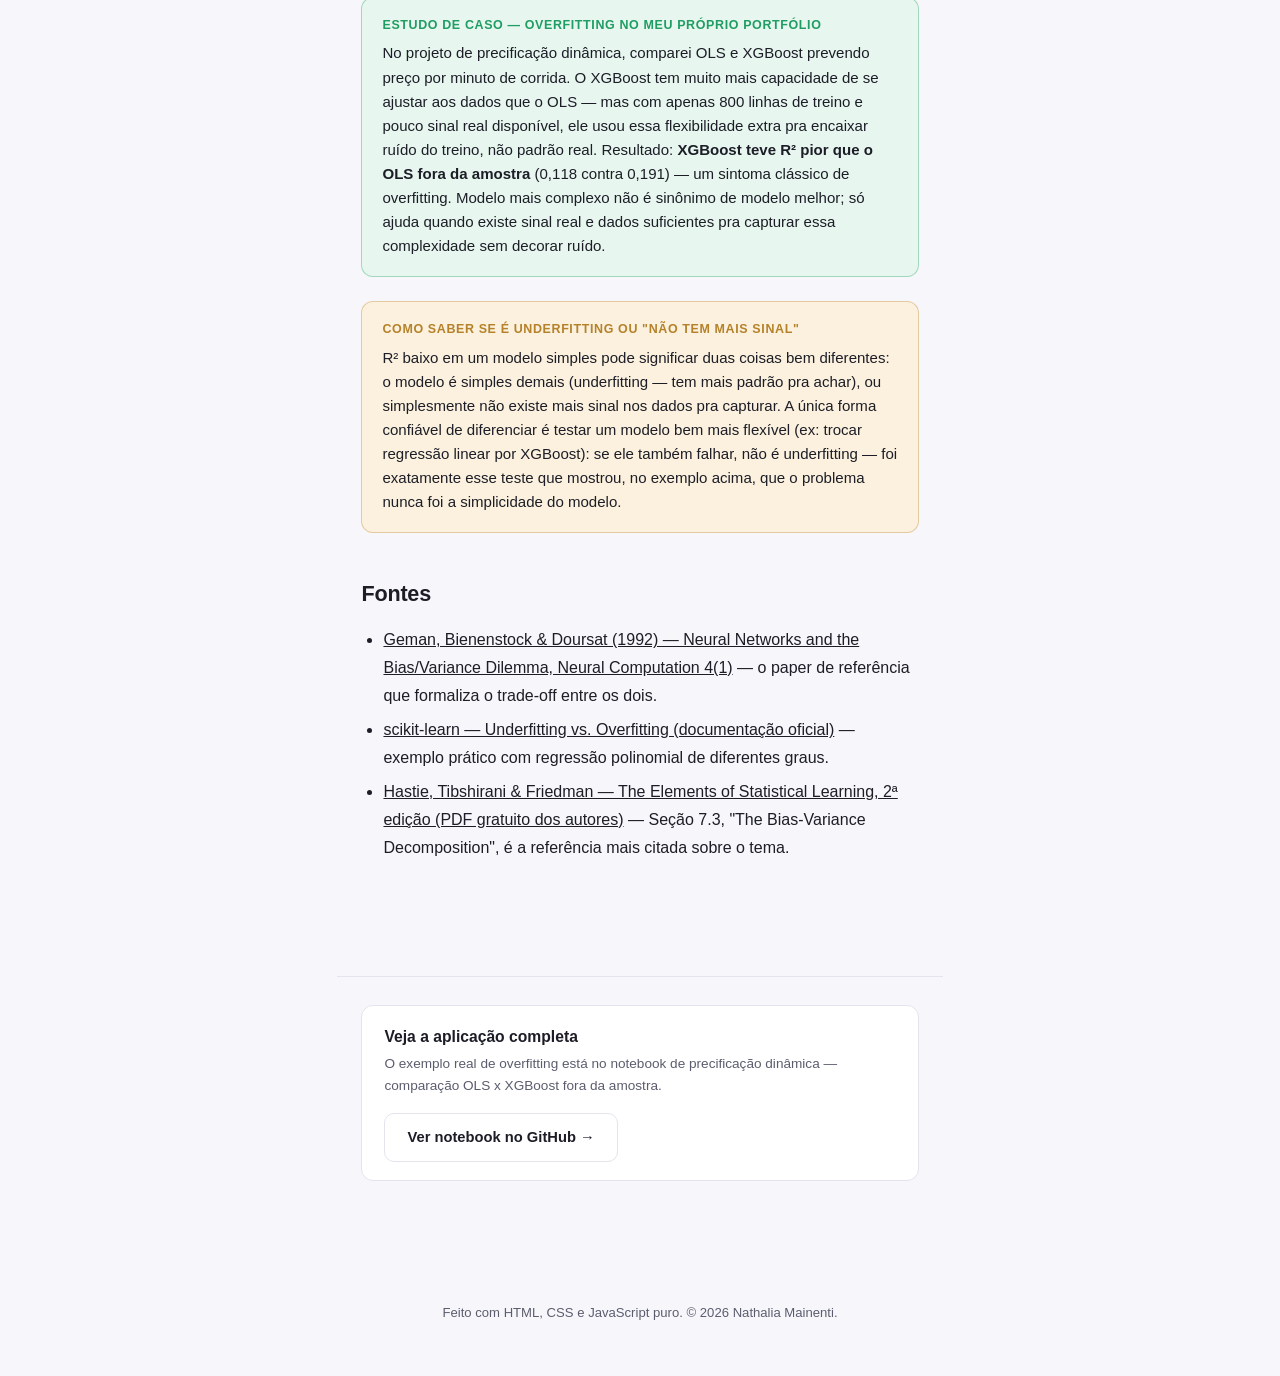
<file: blog/overfitting-underfitting.html>
<!DOCTYPE html>
<html lang="pt-BR">
<head>
<meta charset="UTF-8">
<meta name="viewport" content="width=device-width, initial-scale=1.0">
<title>Overfitting e Underfitting — Nathalia Mainenti</title>
<meta name="description" content="A diferença entre overfitting e underfitting, os sinais de cada um, e a analogia dos estudantes que torna isso fácil de explicar — com um caso real de overfitting do meu próprio portfólio.">
<link rel="icon" type="image/svg+xml" href="../assets/favicon.svg">
<link rel="stylesheet" href="../style.css">
<link rel="stylesheet" href="blog.css">
</head>
<body>

<nav class="nav">
  <div class="nav-inner">
    <a href="../index.html" class="nav-brand">Nathalia Mainenti</a>
    <button class="nav-toggle" id="navToggle" aria-label="Abrir menu">
      <span></span><span></span><span></span>
    </button>
    <ul class="nav-links" id="navLinks">
      <li><a href="../index.html#sobre">Sobre</a></li>
      <li><a href="../index.html#skills">Skills</a></li>
      <li><a href="../index.html#projetos">Projetos</a></li>
      <li><a href="index.html" class="active">Blog</a></li>
      <li><a href="../index.html#contato">Contato</a></li>
    </ul>
    <div class="nav-actions">
      <button class="icon-btn" id="themeToggle" aria-label="Alternar tema" title="Alternar tema claro/escuro">
        <svg id="iconSun" width="18" height="18" viewBox="0 0 24 24" fill="none" stroke="currentColor" stroke-width="2" stroke-linecap="round"><circle cx="12" cy="12" r="4"/><path d="M12 2v2M12 20v2M4.9 4.9l1.4 1.4M17.7 17.7l1.4 1.4M2 12h2M20 12h2M4.9 19.1l1.4-1.4M17.7 6.3l1.4-1.4"/></svg>
        <svg id="iconMoon" width="18" height="18" viewBox="0 0 24 24" fill="none" stroke="currentColor" stroke-width="2" stroke-linecap="round" style="display:none"><path d="M21 12.8A9 9 0 1 1 11.2 3a7 7 0 0 0 9.8 9.8Z"/></svg>
      </button>
    </div>
  </div>
</nav>

<header class="article-header">
  <div class="container">
    <a href="index.html" class="back-link">← Blog</a>
    <div class="post-meta">
      <span>Fundamentos de ML</span>
      <span class="dot"></span>
      <span>6 min de leitura</span>
    </div>
    <h1>Overfitting e underfitting: a analogia do estudante que explica tudo</h1>
    <p class="dek">
      Os dois jeitos de um modelo dar errado — um decora demais, o outro estuda de menos — e
      como reconhecer qual dos dois está acontecendo antes de sair trocando de algoritmo.
    </p>
  </div>
</header>

<article class="post-body">

  <p class="lede">
    Quase todo problema de "meu modelo não funcionou" cai em uma dessas duas categorias — e elas
    pedem soluções opostas. Confundir uma com a outra é o jeito mais comum de gastar tempo
    tentando consertar o problema errado.
  </p>

  <h2>Overfitting: o modelo decorou, não aprendeu</h2>
  <p>
    Acontece quando o modelo é <strong>complexo demais</strong> pro tanto de dado que ele tem —
    em vez de aprender o padrão geral, ele memoriza detalhes e ruído específicos do conjunto de
    treino, incluindo coisas que não deveriam significar nada.
  </p>
  <p>
    <strong>O sinal:</strong> acurácia (ou R², ou qualquer métrica) muito boa no treino, e bem
    pior no teste — uma diferença grande entre os dois é a assinatura clássica do overfitting.
  </p>

  <h2>Underfitting: o modelo nem entendeu o básico</h2>
  <p>
    É o oposto exato: o modelo é <strong>simples demais</strong> e não consegue captar nem os
    padrões básicos que existem nos dados de treino. Se no overfitting o modelo "decora" tudo, no
    underfitting ele simplesmente não entende o assunto.
  </p>
  <p>
    <strong>O sinal:</strong> acurácia ruim no treino <em>e</em> acurácia ruim no teste — o
    modelo falha logo na primeira etapa (treinamento) e continua ruim na validação.
  </p>
  <p><strong>O que costuma causar underfitting:</strong></p>
  <ul>
    <li><strong>Modelo muito simples</strong> pro problema — tentar resolver algo complexo com
    uma linha reta (regressão linear simples onde a relação real é curva).</li>
    <li><strong>Poucos recursos (features)</strong> — os dados fornecidos não têm informação
    suficiente pro modelo tomar decisões melhores.</li>
    <li><strong>Treinamento insuficiente</strong> — o algoritmo foi interrompido antes de
    conseguir aprender os padrões disponíveis.</li>
  </ul>

  <h2>A analogia dos estudantes</h2>
  <p>
    A forma mais fácil de explicar isso (pra você mesma lembrar, ou pra alguém que não é
    técnico) é pensar em três estudantes se preparando pra uma prova:
  </p>
  <ul>
    <li><strong>O estudante com overfitting:</strong> decorou as perguntas e respostas exatas do
    simulado. Se a pergunta mudar uma vírgula na prova real, ele erra tudo — foi ótimo no
    simulado (treino), péssimo na prova (teste).</li>
    <li><strong>O estudante com underfitting:</strong> mal abriu o livro, não estudou quase nada.
    Vai mal tanto no simulado quanto na prova real — os dois ruins, sem exceção.</li>
    <li><strong>O modelo ideal:</strong> entendeu os conceitos e a lógica da matéria. Vai bem no
    simulado <em>e</em> na prova real, mesmo com questões inéditas — porque aprendeu o padrão,
    não a resposta decorada.</li>
  </ul>

  <h2>Os sinais, lado a lado</h2>
  <div class="table-wrap">
    <table>
      <thead>
        <tr><th></th><th>Desempenho no treino</th><th>Desempenho no teste</th></tr>
      </thead>
      <tbody>
        <tr><td>Overfitting</td><td>Muito bom</td><td>Ruim</td></tr>
        <tr><td>Underfitting</td><td>Ruim</td><td>Ruim</td></tr>
        <tr><td>Ideal</td><td>Bom</td><td>Bom (parecido com o treino)</td></tr>
      </tbody>
    </table>
  </div>

  <h2>Como resolver cada um</h2>
  <p>
    Como são causas opostas, os remédios também são — aplicar o remédio errado piora a situação:
  </p>
  <ul>
    <li><strong>Pra overfitting:</strong> simplificar o modelo, regularização (Lasso/Ridge),
    mais dados de treino, reduzir número de features, parar o treino mais cedo (early stopping).</li>
    <li><strong>Pra underfitting:</strong> modelo mais complexo/flexível, adicionar features
    relevantes, treinar por mais tempo, reduzir regularização se houver excesso.</li>
  </ul>

  <h2>O nome formal disso: viés e variância</h2>
  <p>
    Overfitting e underfitting são os apelidos práticos de um conceito mais formal da
    estatística: o <strong>trade-off entre viés (bias) e variância (variance)</strong> — provavelmente
    a pergunta mais clássica de entrevista de Data Science depois de "o que é overfitting".
  </p>
  <ul>
    <li><strong>Viés</strong> é o erro de o modelo ser simples demais pra forma real dos dados —
    é literalmente o underfitting. Um modelo com viés alto tem uma "opinião forte e errada" sobre
    o formato da relação (ex: forçar uma reta onde a relação verdadeira é curva).</li>
    <li><strong>Variância</strong> é o erro de o modelo ser sensível demais aos dados
    específicos de treino — é literalmente o overfitting. Um modelo com variância alta muda muito
    se você treinar de novo com uma amostra ligeiramente diferente, porque ele decorou detalhes
    daquela amostra específica em vez do padrão geral.</li>
  </ul>
  <p>
    O nome "trade-off" existe porque reduzir um geralmente aumenta o outro: um modelo mais
    simples (menos variância) tende a ter mais viés, e um modelo mais flexível (menos viés) tende
    a ter mais variância. O objetivo não é zerar os dois — é achar o ponto de equilíbrio pro
    volume de dado e a complexidade real do problema que você tem.
  </p>

  <div class="callout case">
    <span class="callout-title">Estudo de caso — overfitting no meu próprio portfólio</span>
    No projeto de precificação dinâmica, comparei OLS e XGBoost prevendo preço por minuto de
    corrida. O XGBoost tem muito mais capacidade de se ajustar aos dados que o OLS — mas com
    apenas 800 linhas de treino e pouco sinal real disponível, ele usou essa flexibilidade extra
    pra encaixar ruído do treino, não padrão real. Resultado: <strong>XGBoost teve R² pior que o
    OLS fora da amostra</strong> (0,118 contra 0,191) — um sintoma clássico de overfitting.
    Modelo mais complexo não é sinônimo de modelo melhor; só ajuda quando existe sinal real e
    dados suficientes pra capturar essa complexidade sem decorar ruído.
  </div>

  <div class="callout rigor">
    <span class="callout-title">Como saber se é underfitting ou "não tem mais sinal"</span>
    R² baixo em um modelo simples pode significar duas coisas bem diferentes: o modelo é simples
    demais (underfitting — tem mais padrão pra achar), ou simplesmente não existe mais sinal nos
    dados pra capturar. A única forma confiável de diferenciar é testar um modelo bem mais
    flexível (ex: trocar regressão linear por XGBoost): se ele também falhar, não é underfitting
    — foi exatamente esse teste que mostrou, no exemplo acima, que o problema nunca foi a
    simplicidade do modelo.
  </div>

  <h2>Fontes</h2>
  <ul>
    <li><a href="https://doi.org/10.1162/neco.1992.4.1.1" target="_blank" rel="noopener">Geman, Bienenstock &amp; Doursat (1992) — Neural Networks and the Bias/Variance Dilemma, Neural Computation 4(1)</a> — o paper de referência que formaliza o trade-off entre os dois.</li>
    <li><a href="https://scikit-learn.org/stable/auto_examples/model_selection/plot_underfitting_overfitting.html" target="_blank" rel="noopener">scikit-learn — Underfitting vs. Overfitting (documentação oficial)</a> — exemplo prático com regressão polinomial de diferentes graus.</li>
    <li><a href="https://hastie.su.domains/ElemStatLearn/download.html" target="_blank" rel="noopener">Hastie, Tibshirani &amp; Friedman — The Elements of Statistical Learning, 2ª edição (PDF gratuito dos autores)</a> — Seção 7.3, "The Bias-Variance Decomposition", é a referência mais citada sobre o tema.</li>
  </ul>

</article>

<div class="article-footer">
  <div class="project-link">
    <div>
      <h4>Veja a aplicação completa</h4>
      <p>O exemplo real de overfitting está no notebook de precificação dinâmica — comparação OLS x XGBoost fora da amostra.</p>
    </div>
    <a href="#" class="btn btn-ghost" data-github-link>Ver notebook no GitHub →</a>
  </div>
</div>

<footer>
  <div class="container">
    <p>Feito com HTML, CSS e JavaScript puro. © <span id="year"></span> Nathalia Mainenti.</p>
  </div>
</footer>

<script src="../script.js"></script>
</body>
</html>
</file>
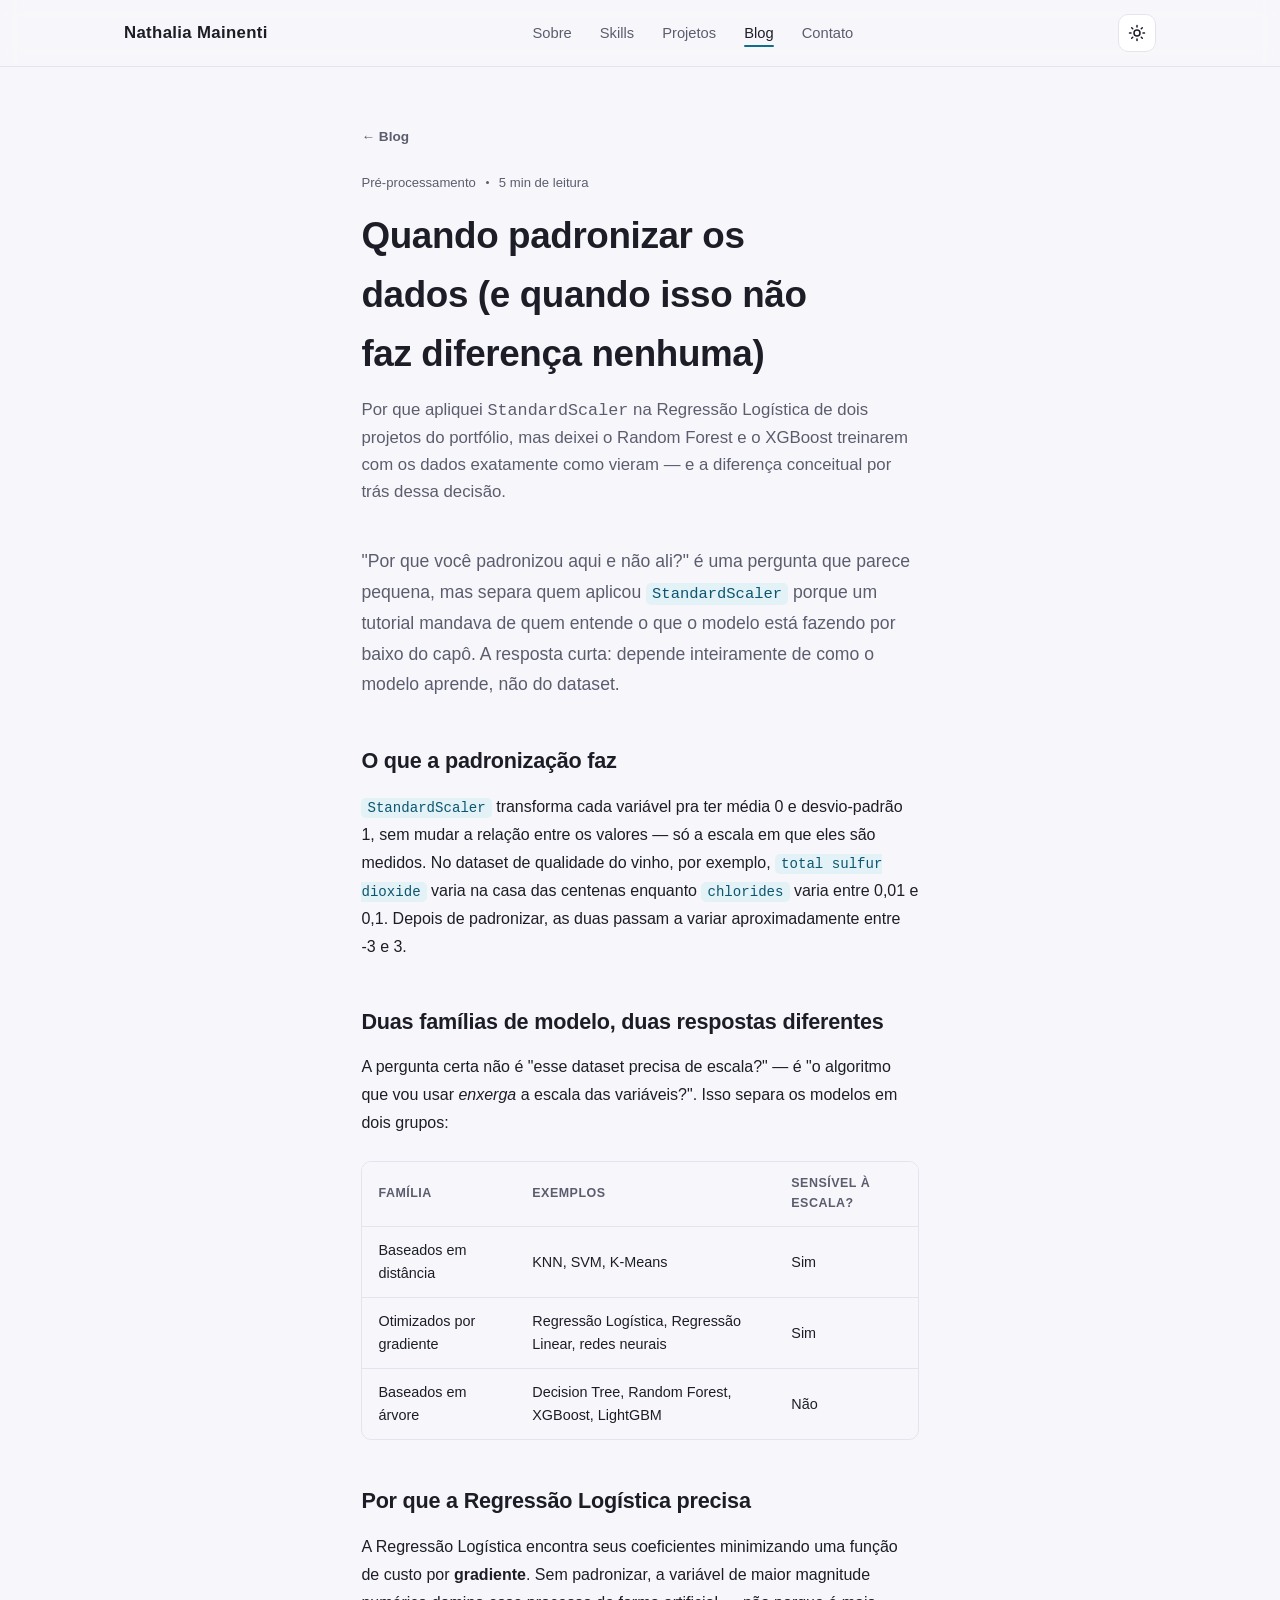
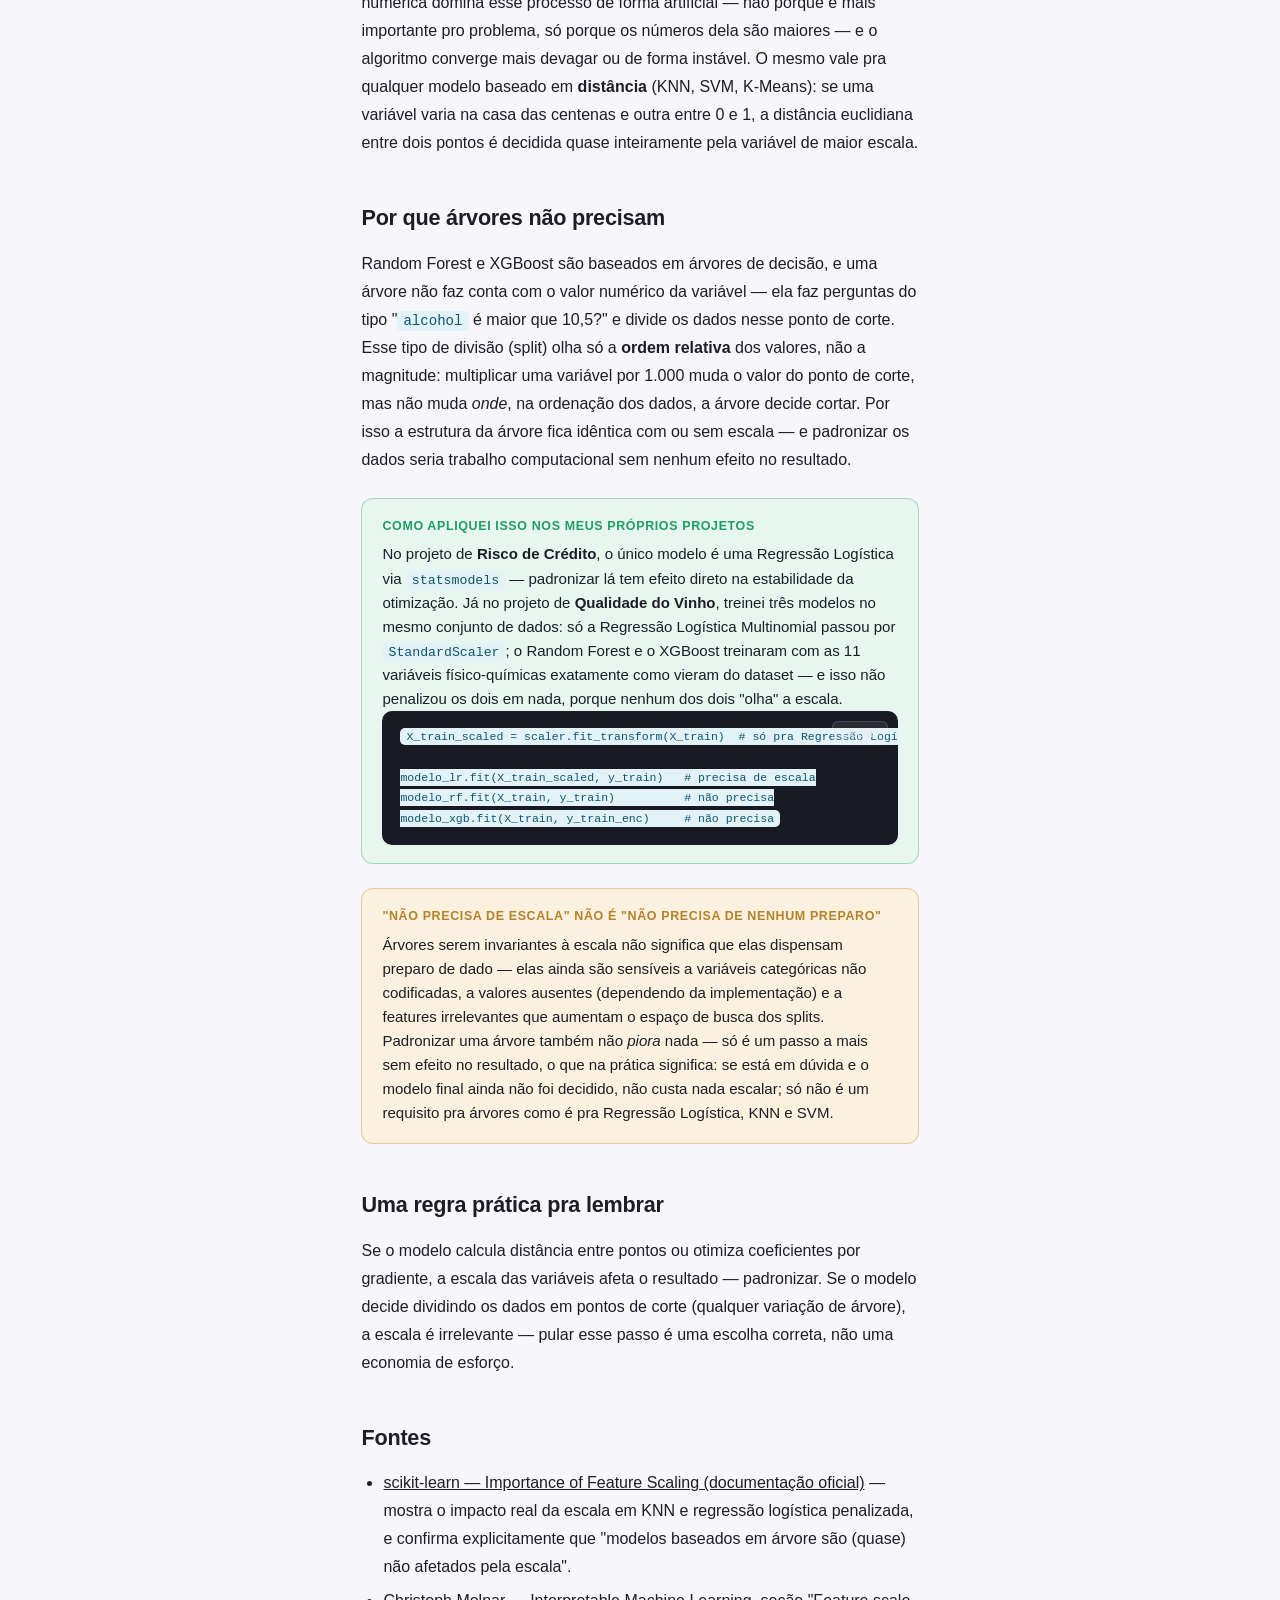
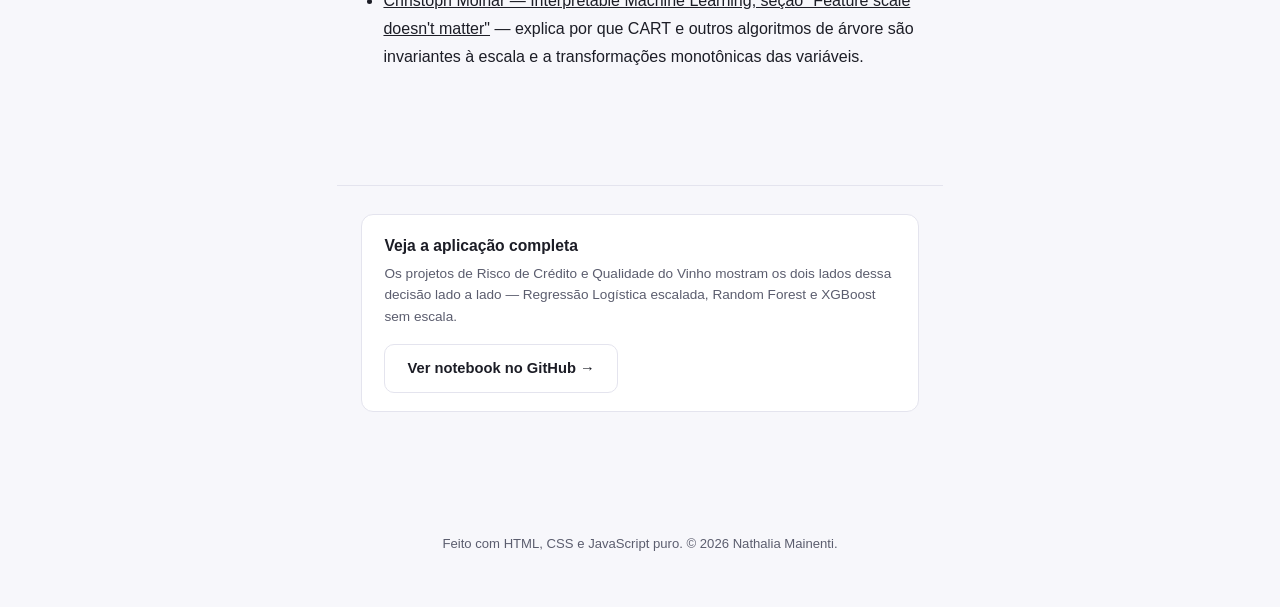
<file: blog/padronizacao-dados-quando-importa.html>
<!DOCTYPE html>
<html lang="pt-BR">
<head>
<meta charset="UTF-8">
<meta name="viewport" content="width=device-width, initial-scale=1.0">
<title>Quando Padronizar os Dados — Nathalia Mainenti</title>
<meta name="description" content="Por que a Regressão Logística precisa de StandardScaler e o Random Forest e o XGBoost não — a diferença entre modelos baseados em distância/gradiente e modelos baseados em árvore, com exemplos reais do portfólio.">
<link rel="icon" type="image/svg+xml" href="../assets/favicon.svg">
<link rel="stylesheet" href="../style.css">
<link rel="stylesheet" href="blog.css">
</head>
<body>

<nav class="nav">
  <div class="nav-inner">
    <a href="../index.html" class="nav-brand">Nathalia Mainenti</a>
    <button class="nav-toggle" id="navToggle" aria-label="Abrir menu">
      <span></span><span></span><span></span>
    </button>
    <ul class="nav-links" id="navLinks">
      <li><a href="../index.html#sobre">Sobre</a></li>
      <li><a href="../index.html#skills">Skills</a></li>
      <li><a href="../index.html#projetos">Projetos</a></li>
      <li><a href="index.html" class="active">Blog</a></li>
      <li><a href="../index.html#contato">Contato</a></li>
    </ul>
    <div class="nav-actions">
      <button class="icon-btn" id="themeToggle" aria-label="Alternar tema" title="Alternar tema claro/escuro">
        <svg id="iconSun" width="18" height="18" viewBox="0 0 24 24" fill="none" stroke="currentColor" stroke-width="2" stroke-linecap="round"><circle cx="12" cy="12" r="4"/><path d="M12 2v2M12 20v2M4.9 4.9l1.4 1.4M17.7 17.7l1.4 1.4M2 12h2M20 12h2M4.9 19.1l1.4-1.4M17.7 6.3l1.4-1.4"/></svg>
        <svg id="iconMoon" width="18" height="18" viewBox="0 0 24 24" fill="none" stroke="currentColor" stroke-width="2" stroke-linecap="round" style="display:none"><path d="M21 12.8A9 9 0 1 1 11.2 3a7 7 0 0 0 9.8 9.8Z"/></svg>
      </button>
    </div>
  </div>
</nav>

<header class="article-header">
  <div class="container">
    <a href="index.html" class="back-link">← Blog</a>
    <div class="post-meta">
      <span>Pré-processamento</span>
      <span class="dot"></span>
      <span>5 min de leitura</span>
    </div>
    <h1>Quando padronizar os dados (e quando isso não faz diferença nenhuma)</h1>
    <p class="dek">
      Por que apliquei <code>StandardScaler</code> na Regressão Logística de dois projetos do
      portfólio, mas deixei o Random Forest e o XGBoost treinarem com os dados exatamente como
      vieram — e a diferença conceitual por trás dessa decisão.
    </p>
  </div>
</header>

<article class="post-body">

  <p class="lede">
    "Por que você padronizou aqui e não ali?" é uma pergunta que parece pequena, mas separa quem
    aplicou <code>StandardScaler</code> porque um tutorial mandava de quem entende o que o
    modelo está fazendo por baixo do capô. A resposta curta: depende inteiramente de como o
    modelo aprende, não do dataset.
  </p>

  <h2>O que a padronização faz</h2>
  <p>
    <code>StandardScaler</code> transforma cada variável pra ter média 0 e desvio-padrão 1,
    sem mudar a relação entre os valores — só a escala em que eles são medidos. No dataset de
    qualidade do vinho, por exemplo, <code>total sulfur dioxide</code> varia na casa das
    centenas enquanto <code>chlorides</code> varia entre 0,01 e 0,1. Depois de padronizar, as
    duas passam a variar aproximadamente entre -3 e 3.
  </p>

  <h2>Duas famílias de modelo, duas respostas diferentes</h2>
  <p>
    A pergunta certa não é "esse dataset precisa de escala?" — é "o algoritmo que vou usar
    <em>enxerga</em> a escala das variáveis?". Isso separa os modelos em dois grupos:
  </p>
  <div class="table-wrap">
    <table>
      <thead>
        <tr><th>Família</th><th>Exemplos</th><th>Sensível à escala?</th></tr>
      </thead>
      <tbody>
        <tr><td>Baseados em distância</td><td>KNN, SVM, K-Means</td><td>Sim</td></tr>
        <tr><td>Otimizados por gradiente</td><td>Regressão Logística, Regressão Linear, redes neurais</td><td>Sim</td></tr>
        <tr><td>Baseados em árvore</td><td>Decision Tree, Random Forest, XGBoost, LightGBM</td><td>Não</td></tr>
      </tbody>
    </table>
  </div>

  <h2>Por que a Regressão Logística precisa</h2>
  <p>
    A Regressão Logística encontra seus coeficientes minimizando uma função de custo por
    <strong>gradiente</strong>. Sem padronizar, a variável de maior magnitude numérica domina
    esse processo de forma artificial — não porque é mais importante pro problema, só porque os
    números dela são maiores — e o algoritmo converge mais devagar ou de forma instável. O mesmo
    vale pra qualquer modelo baseado em <strong>distância</strong> (KNN, SVM, K-Means): se uma
    variável varia na casa das centenas e outra entre 0 e 1, a distância euclidiana entre dois
    pontos é decidida quase inteiramente pela variável de maior escala.
  </p>

  <h2>Por que árvores não precisam</h2>
  <p>
    Random Forest e XGBoost são baseados em árvores de decisão, e uma árvore não faz conta com o
    valor numérico da variável — ela faz perguntas do tipo "<code>alcohol</code> é maior que
    10,5?" e divide os dados nesse ponto de corte. Esse tipo de divisão (split) olha só a
    <strong>ordem relativa</strong> dos valores, não a magnitude: multiplicar uma variável por
    1.000 muda o valor do ponto de corte, mas não muda <em>onde</em>, na ordenação dos dados, a
    árvore decide cortar. Por isso a estrutura da árvore fica idêntica com ou sem escala — e
    padronizar os dados seria trabalho computacional sem nenhum efeito no resultado.
  </p>

  <div class="callout case">
    <span class="callout-title">Como apliquei isso nos meus próprios projetos</span>
    No projeto de <strong>Risco de Crédito</strong>, o único modelo é uma Regressão Logística via
    <code>statsmodels</code> — padronizar lá tem efeito direto na estabilidade da otimização. Já
    no projeto de <strong>Qualidade do Vinho</strong>, treinei três modelos no mesmo conjunto de
    dados: só a Regressão Logística Multinomial passou por <code>StandardScaler</code>; o Random
    Forest e o XGBoost treinaram com as 11 variáveis físico-químicas exatamente como vieram do
    dataset — e isso não penalizou os dois em nada, porque nenhum dos dois "olha" a escala.
    <div class="code-block">
      <button class="copy-btn" data-copy>Copiar</button>
      <pre><code>X_train_scaled = scaler.fit_transform(X_train)  # só pra Regressão Logística

modelo_lr.fit(X_train_scaled, y_train)   # precisa de escala
modelo_rf.fit(X_train, y_train)          # não precisa
modelo_xgb.fit(X_train, y_train_enc)     # não precisa</code></pre>
    </div>
  </div>

  <div class="callout rigor">
    <span class="callout-title">"Não precisa de escala" não é "não precisa de nenhum preparo"</span>
    Árvores serem invariantes à escala não significa que elas dispensam preparo de dado — elas
    ainda são sensíveis a variáveis categóricas não codificadas, a valores ausentes (dependendo
    da implementação) e a features irrelevantes que aumentam o espaço de busca dos splits.
    Padronizar uma árvore também não <em>piora</em> nada — só é um passo a mais sem efeito no
    resultado, o que na prática significa: se está em dúvida e o modelo final ainda não foi
    decidido, não custa nada escalar; só não é um requisito pra árvores como é pra Regressão
    Logística, KNN e SVM.
  </div>

  <h2>Uma regra prática pra lembrar</h2>
  <p>
    Se o modelo calcula distância entre pontos ou otimiza coeficientes por gradiente, a escala
    das variáveis afeta o resultado — padronizar. Se o modelo decide dividindo os dados em pontos
    de corte (qualquer variação de árvore), a escala é irrelevante — pular esse passo é uma
    escolha correta, não uma economia de esforço.
  </p>

  <h2>Fontes</h2>
  <ul>
    <li><a href="https://scikit-learn.org/stable/auto_examples/preprocessing/plot_scaling_importance.html" target="_blank" rel="noopener">scikit-learn — Importance of Feature Scaling (documentação oficial)</a> — mostra o impacto real da escala em KNN e regressão logística penalizada, e confirma explicitamente que "modelos baseados em árvore são (quase) não afetados pela escala".</li>
    <li><a href="https://christophm.github.io/interpretable-ml-book/tree.html" target="_blank" rel="noopener">Christoph Molnar — Interpretable Machine Learning, seção "Feature scale doesn't matter"</a> — explica por que CART e outros algoritmos de árvore são invariantes à escala e a transformações monotônicas das variáveis.</li>
  </ul>

</article>

<div class="article-footer">
  <div class="project-link">
    <div>
      <h4>Veja a aplicação completa</h4>
      <p>Os projetos de Risco de Crédito e Qualidade do Vinho mostram os dois lados dessa decisão lado a lado — Regressão Logística escalada, Random Forest e XGBoost sem escala.</p>
    </div>
    <a href="#" class="btn btn-ghost" data-github-link>Ver notebook no GitHub →</a>
  </div>
</div>

<footer>
  <div class="container">
    <p>Feito com HTML, CSS e JavaScript puro. © <span id="year"></span> Nathalia Mainenti.</p>
  </div>
</footer>

<script src="../script.js"></script>
</body>
</html>
</file>
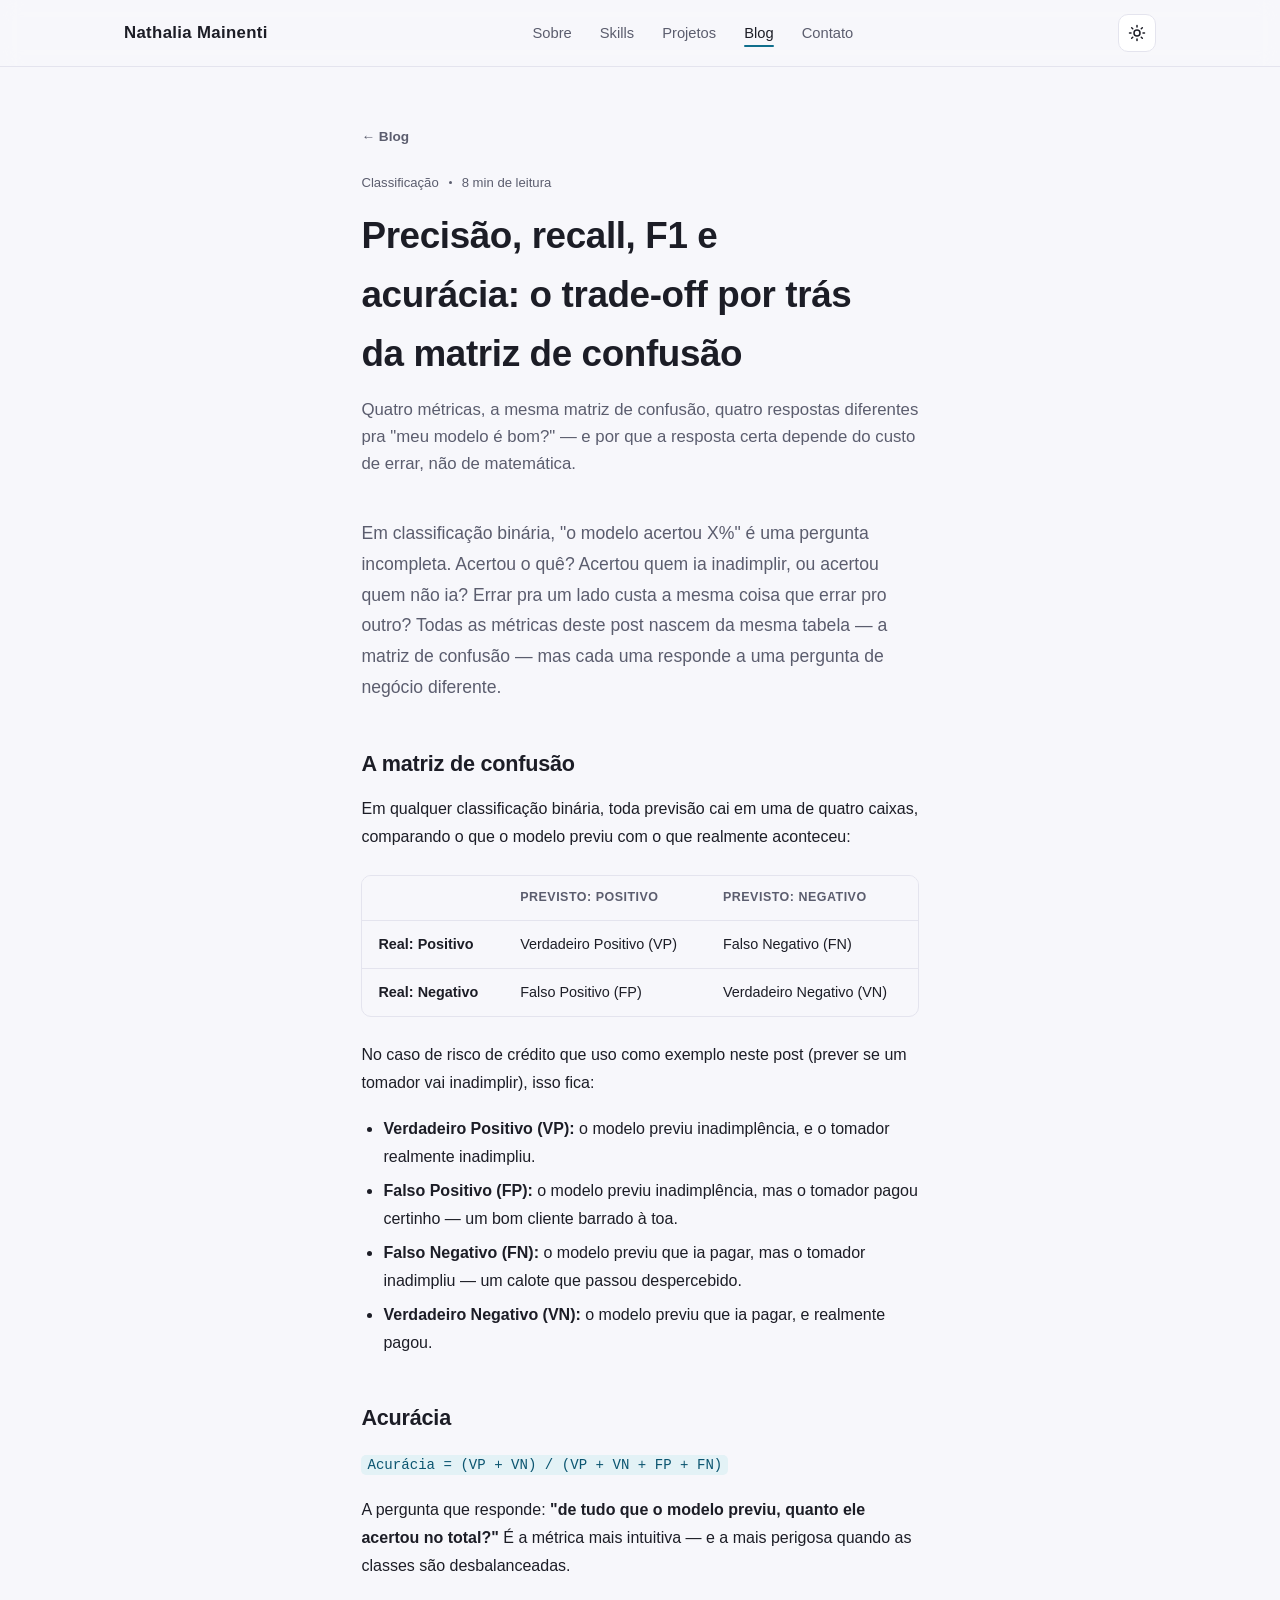
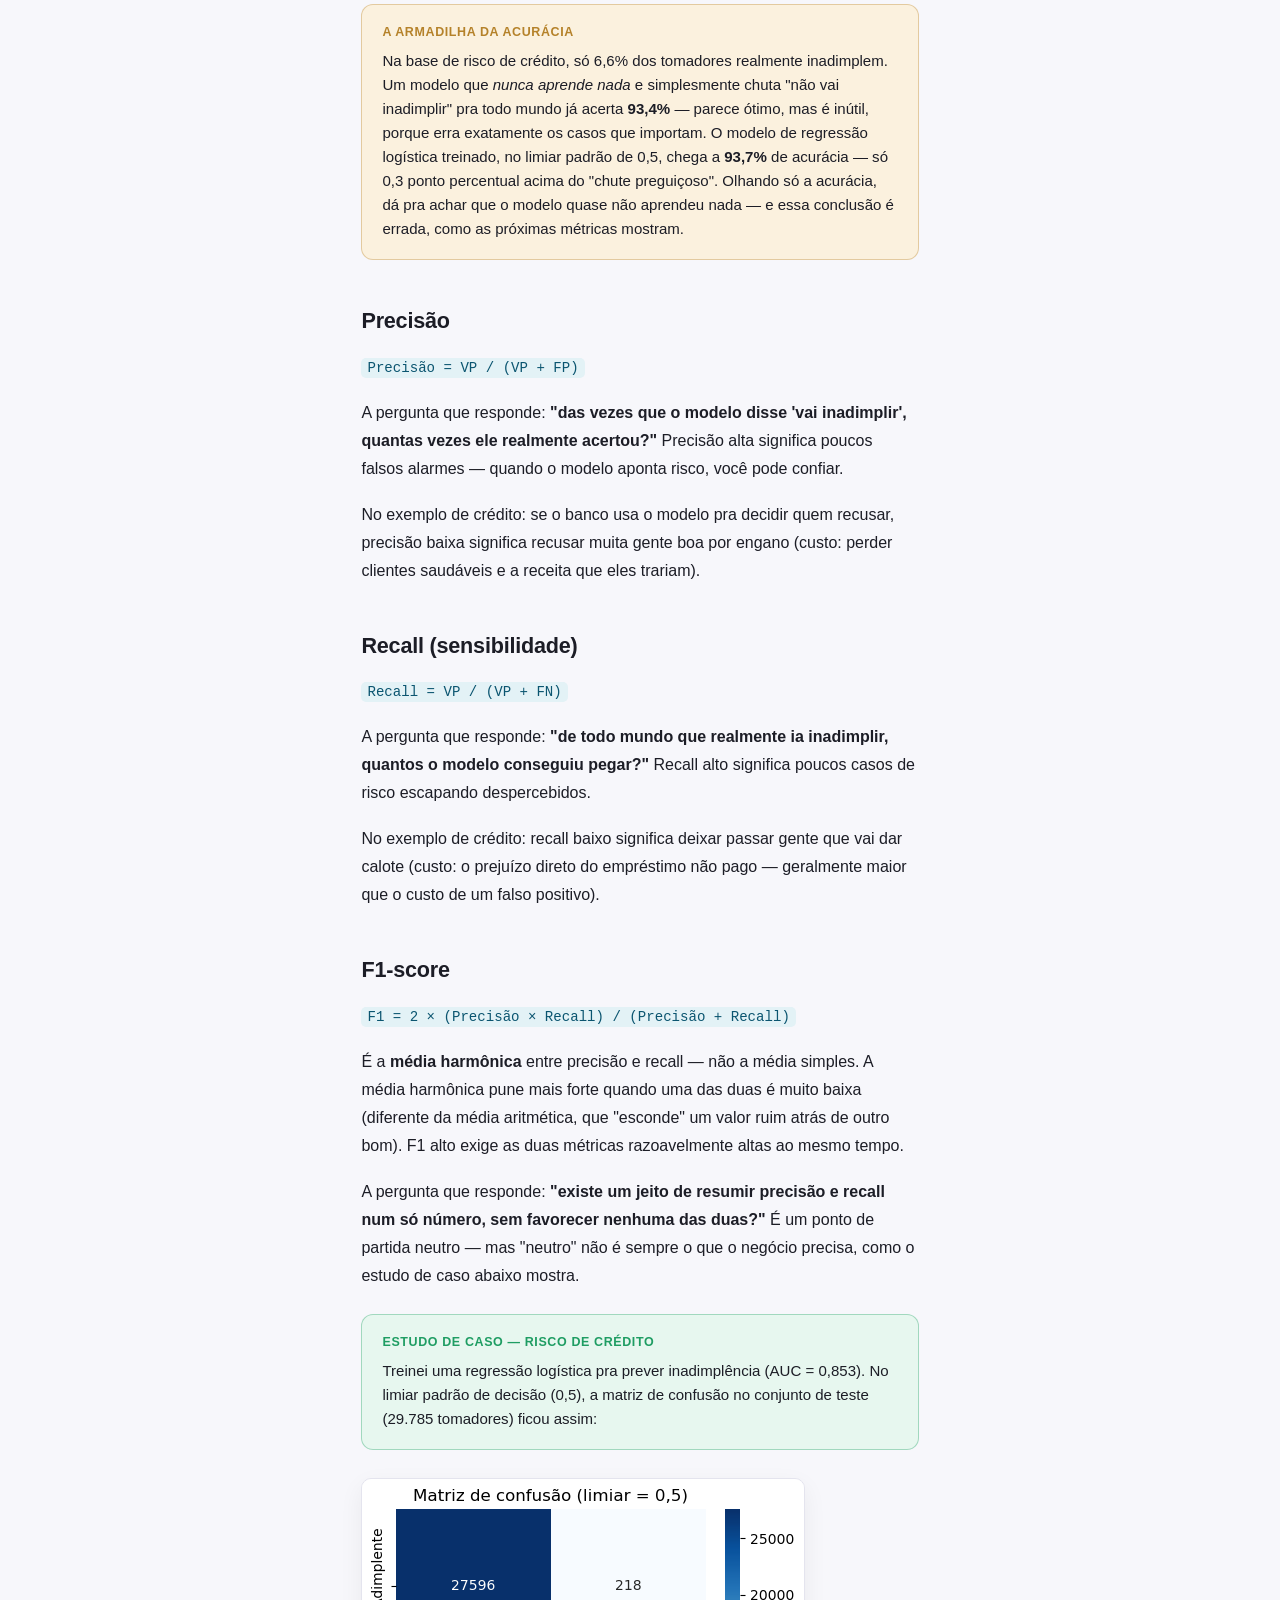
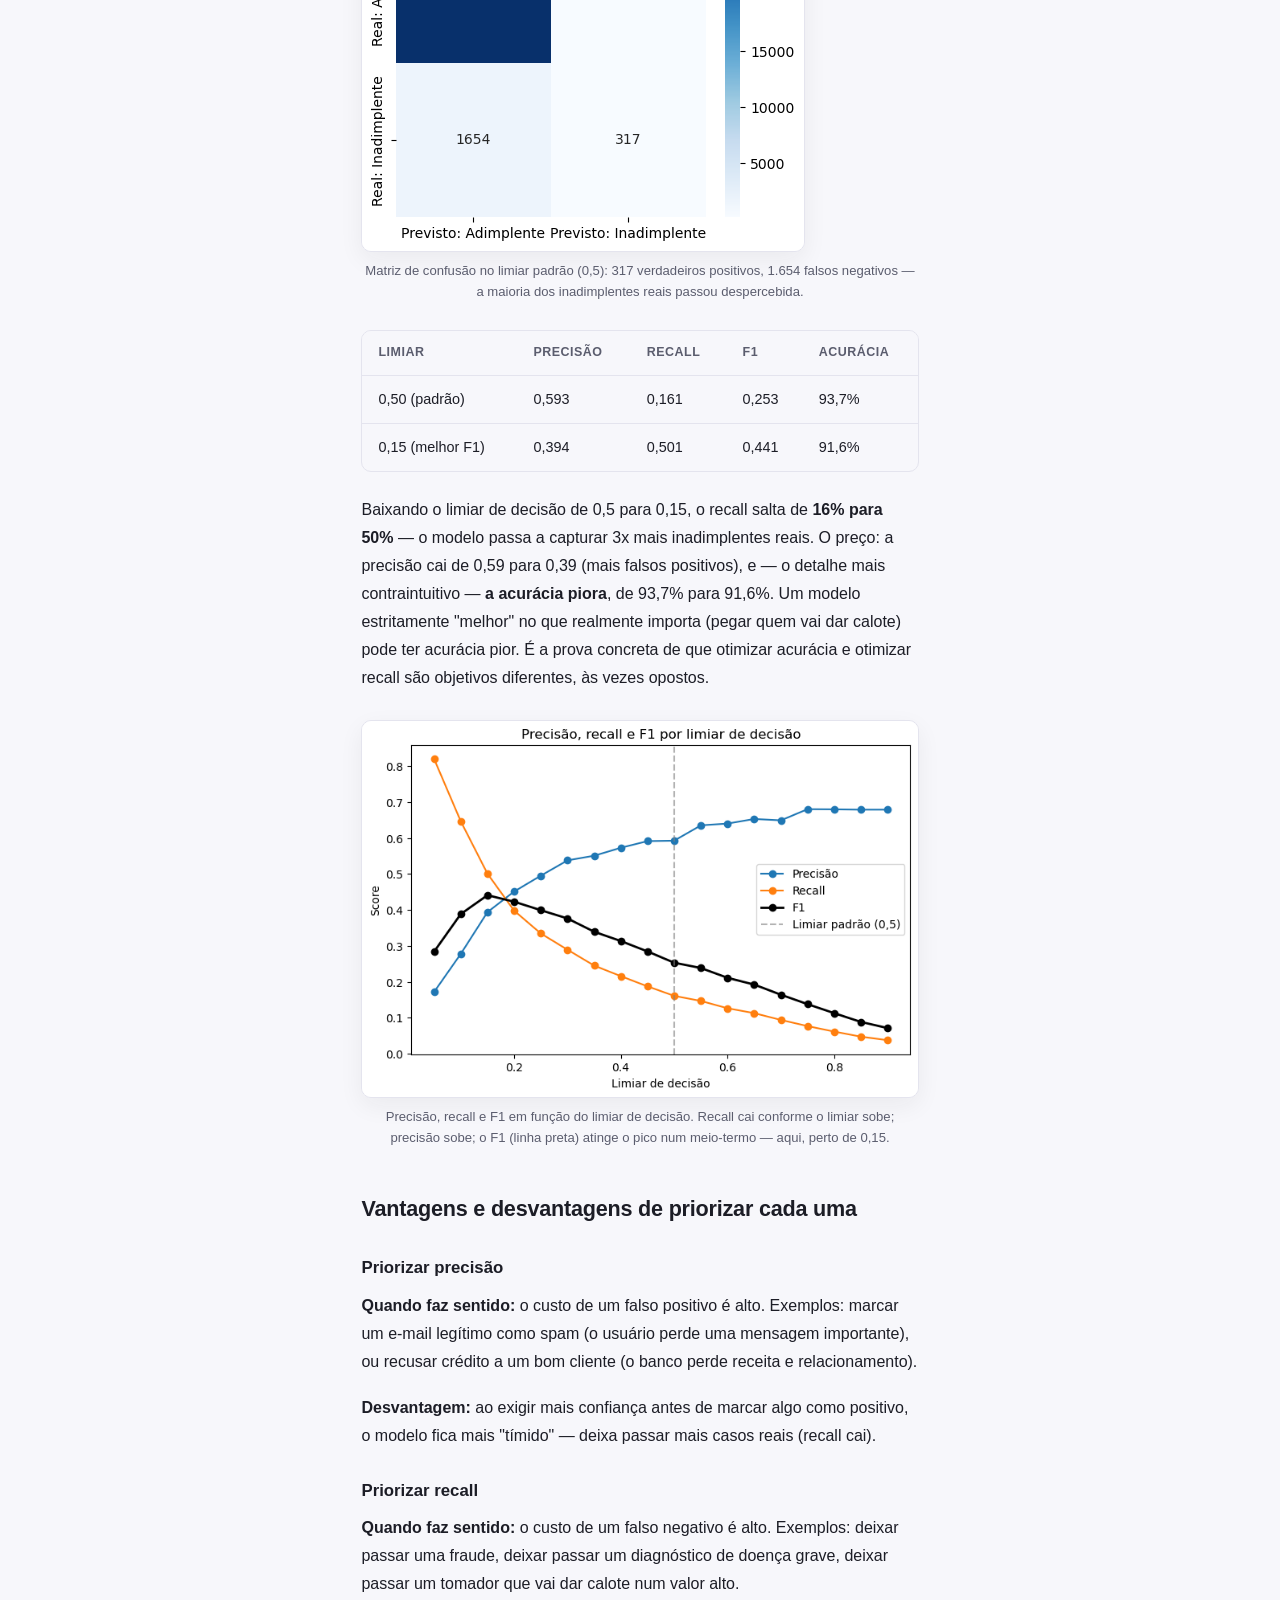
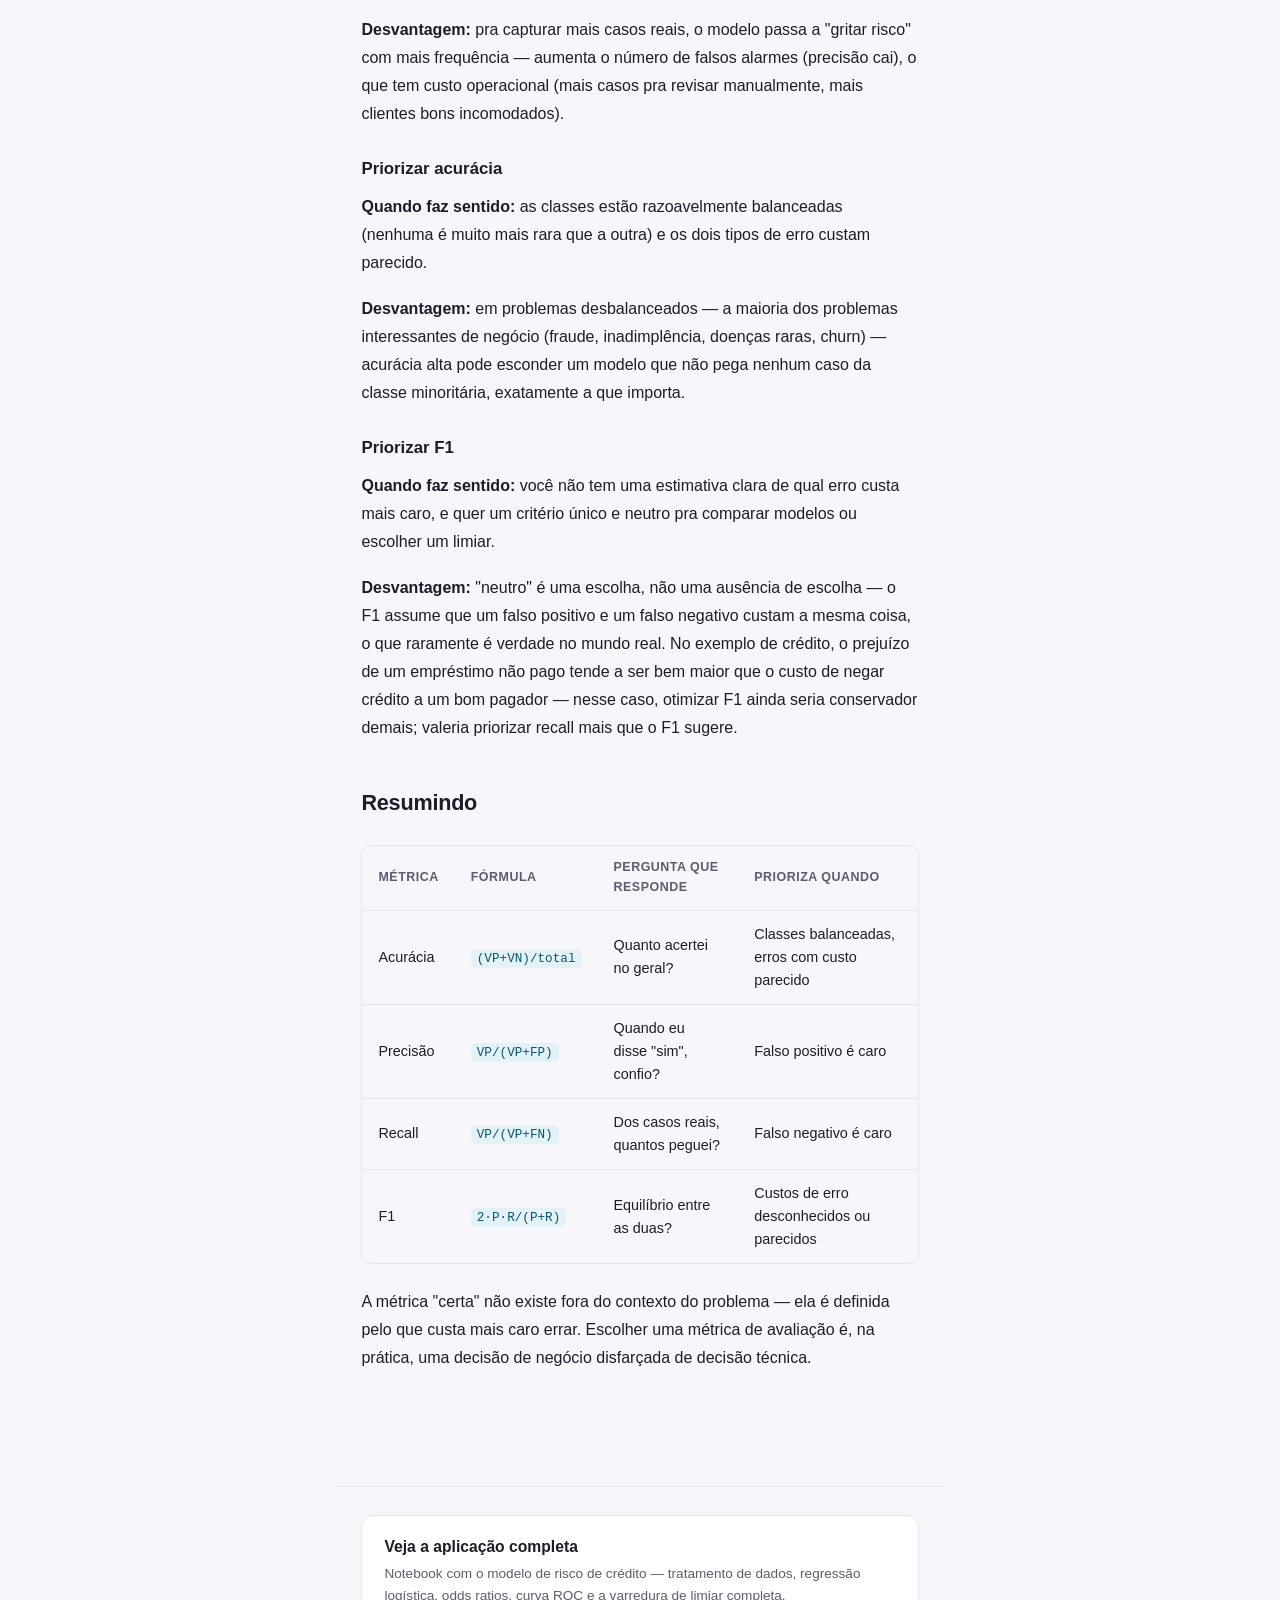
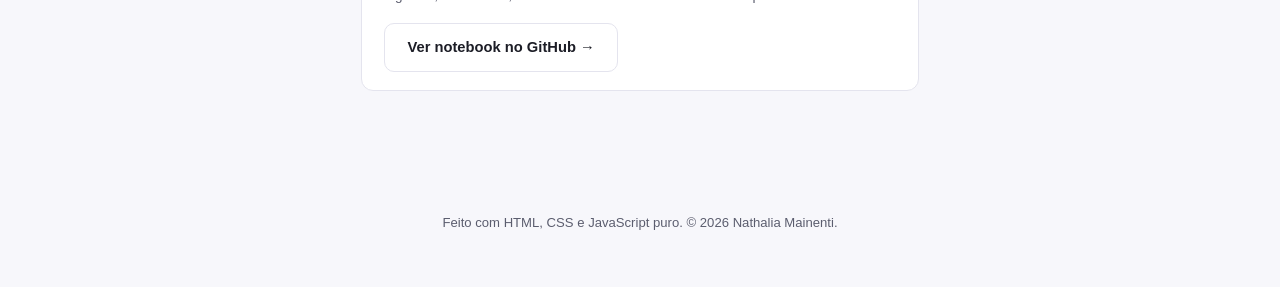
<file: blog/precisao-recall-f1-acuracia.html>
<!DOCTYPE html>
<html lang="pt-BR">
<head>
<meta charset="UTF-8">
<meta name="viewport" content="width=device-width, initial-scale=1.0">
<title>Precisão, Recall, F1 e Acurácia — Nathalia Mainenti</title>
<meta name="description" content="As métricas que saem da matriz de confusão, suas fórmulas, e o trade-off de priorizar uma em vez da outra — com um estudo de caso real de risco de crédito.">
<link rel="icon" type="image/svg+xml" href="../assets/favicon.svg">
<link rel="stylesheet" href="../style.css">
<link rel="stylesheet" href="blog.css">
</head>
<body>

<nav class="nav">
  <div class="nav-inner">
    <a href="../index.html" class="nav-brand">Nathalia Mainenti</a>
    <button class="nav-toggle" id="navToggle" aria-label="Abrir menu">
      <span></span><span></span><span></span>
    </button>
    <ul class="nav-links" id="navLinks">
      <li><a href="../index.html#sobre">Sobre</a></li>
      <li><a href="../index.html#skills">Skills</a></li>
      <li><a href="../index.html#projetos">Projetos</a></li>
      <li><a href="index.html" class="active">Blog</a></li>
      <li><a href="../index.html#contato">Contato</a></li>
    </ul>
    <div class="nav-actions">
      <button class="icon-btn" id="themeToggle" aria-label="Alternar tema" title="Alternar tema claro/escuro">
        <svg id="iconSun" width="18" height="18" viewBox="0 0 24 24" fill="none" stroke="currentColor" stroke-width="2" stroke-linecap="round"><circle cx="12" cy="12" r="4"/><path d="M12 2v2M12 20v2M4.9 4.9l1.4 1.4M17.7 17.7l1.4 1.4M2 12h2M20 12h2M4.9 19.1l1.4-1.4M17.7 6.3l1.4-1.4"/></svg>
        <svg id="iconMoon" width="18" height="18" viewBox="0 0 24 24" fill="none" stroke="currentColor" stroke-width="2" stroke-linecap="round" style="display:none"><path d="M21 12.8A9 9 0 1 1 11.2 3a7 7 0 0 0 9.8 9.8Z"/></svg>
      </button>
    </div>
  </div>
</nav>

<header class="article-header">
  <div class="container">
    <a href="index.html" class="back-link">← Blog</a>
    <div class="post-meta">
      <span>Classificação</span>
      <span class="dot"></span>
      <span>8 min de leitura</span>
    </div>
    <h1>Precisão, recall, F1 e acurácia: o trade-off por trás da matriz de confusão</h1>
    <p class="dek">
      Quatro métricas, a mesma matriz de confusão, quatro respostas diferentes pra "meu modelo é
      bom?" — e por que a resposta certa depende do custo de errar, não de matemática.
    </p>
  </div>
</header>

<article class="post-body">

  <p class="lede">
    Em classificação binária, "o modelo acertou X%" é uma pergunta incompleta. Acertou o quê?
    Acertou quem ia inadimplir, ou acertou quem não ia? Errar pra um lado custa a mesma coisa que
    errar pro outro? Todas as métricas deste post nascem da mesma tabela — a matriz de confusão —
    mas cada uma responde a uma pergunta de negócio diferente.
  </p>

  <h2>A matriz de confusão</h2>
  <p>
    Em qualquer classificação binária, toda previsão cai em uma de quatro caixas, comparando o
    que o modelo previu com o que realmente aconteceu:
  </p>

  <div class="table-wrap">
    <table>
      <thead>
        <tr><th></th><th>Previsto: Positivo</th><th>Previsto: Negativo</th></tr>
      </thead>
      <tbody>
        <tr><td><strong>Real: Positivo</strong></td><td>Verdadeiro Positivo (VP)</td><td>Falso Negativo (FN)</td></tr>
        <tr><td><strong>Real: Negativo</strong></td><td>Falso Positivo (FP)</td><td>Verdadeiro Negativo (VN)</td></tr>
      </tbody>
    </table>
  </div>

  <p>
    No caso de risco de crédito que uso como exemplo neste post (prever se um tomador vai
    inadimplir), isso fica:
  </p>
  <ul>
    <li><strong>Verdadeiro Positivo (VP):</strong> o modelo previu inadimplência, e o tomador realmente inadimpliu.</li>
    <li><strong>Falso Positivo (FP):</strong> o modelo previu inadimplência, mas o tomador pagou certinho — um bom cliente barrado à toa.</li>
    <li><strong>Falso Negativo (FN):</strong> o modelo previu que ia pagar, mas o tomador inadimpliu — um calote que passou despercebido.</li>
    <li><strong>Verdadeiro Negativo (VN):</strong> o modelo previu que ia pagar, e realmente pagou.</li>
  </ul>

  <h2>Acurácia</h2>
  <p>
    <code>Acurácia = (VP + VN) / (VP + VN + FP + FN)</code>
  </p>
  <p>
    A pergunta que responde: <strong>"de tudo que o modelo previu, quanto ele acertou no
    total?"</strong> É a métrica mais intuitiva — e a mais perigosa quando as classes são
    desbalanceadas.
  </p>

  <div class="callout rigor">
    <span class="callout-title">A armadilha da acurácia</span>
    Na base de risco de crédito, só 6,6% dos tomadores realmente inadimplem. Um modelo que
    <em>nunca aprende nada</em> e simplesmente chuta "não vai inadimplir" pra todo mundo já
    acerta <strong>93,4%</strong> — parece ótimo, mas é inútil, porque erra exatamente os casos
    que importam. O modelo de regressão logística treinado, no limiar padrão de 0,5, chega a
    <strong>93,7%</strong> de acurácia — só 0,3 ponto percentual acima do "chute preguiçoso".
    Olhando só a acurácia, dá pra achar que o modelo quase não aprendeu nada — e essa conclusão
    é errada, como as próximas métricas mostram.
  </div>

  <h2>Precisão</h2>
  <p>
    <code>Precisão = VP / (VP + FP)</code>
  </p>
  <p>
    A pergunta que responde: <strong>"das vezes que o modelo disse 'vai inadimplir', quantas
    vezes ele realmente acertou?"</strong> Precisão alta significa poucos falsos alarmes — quando
    o modelo aponta risco, você pode confiar.
  </p>
  <p>
    No exemplo de crédito: se o banco usa o modelo pra decidir quem recusar, precisão baixa
    significa recusar muita gente boa por engano (custo: perder clientes saudáveis e a receita
    que eles trariam).
  </p>

  <h2>Recall (sensibilidade)</h2>
  <p>
    <code>Recall = VP / (VP + FN)</code>
  </p>
  <p>
    A pergunta que responde: <strong>"de todo mundo que realmente ia inadimplir, quantos o
    modelo conseguiu pegar?"</strong> Recall alto significa poucos casos de risco escapando
    despercebidos.
  </p>
  <p>
    No exemplo de crédito: recall baixo significa deixar passar gente que vai dar calote (custo:
    o prejuízo direto do empréstimo não pago — geralmente maior que o custo de um falso positivo).
  </p>

  <h2>F1-score</h2>
  <p>
    <code>F1 = 2 × (Precisão × Recall) / (Precisão + Recall)</code>
  </p>
  <p>
    É a <strong>média harmônica</strong> entre precisão e recall — não a média simples. A média
    harmônica pune mais forte quando uma das duas é muito baixa (diferente da média aritmética,
    que "esconde" um valor ruim atrás de outro bom). F1 alto exige as duas métricas
    razoavelmente altas ao mesmo tempo.
  </p>
  <p>
    A pergunta que responde: <strong>"existe um jeito de resumir precisão e recall num só
    número, sem favorecer nenhuma das duas?"</strong> É um ponto de partida neutro — mas "neutro"
    não é sempre o que o negócio precisa, como o estudo de caso abaixo mostra.
  </p>

  <div class="callout case">
    <span class="callout-title">Estudo de caso — risco de crédito</span>
    Treinei uma regressão logística pra prever inadimplência (AUC = 0,853). No limiar padrão de
    decisão (0,5), a matriz de confusão no conjunto de teste (29.785 tomadores) ficou assim:
  </div>

  <figure>
    <img src="../assets/img/credito_4.png" alt="Matriz de confusão do modelo de risco de crédito no limiar 0,5, mostrando 317 verdadeiros positivos, 27596 verdadeiros negativos, 218 falsos positivos e 1654 falsos negativos">
    <figcaption>Matriz de confusão no limiar padrão (0,5): 317 verdadeiros positivos, 1.654 falsos negativos — a maioria dos inadimplentes reais passou despercebida.</figcaption>
  </figure>

  <div class="table-wrap">
    <table>
      <thead>
        <tr><th>Limiar</th><th>Precisão</th><th>Recall</th><th>F1</th><th>Acurácia</th></tr>
      </thead>
      <tbody>
        <tr><td>0,50 (padrão)</td><td>0,593</td><td>0,161</td><td>0,253</td><td>93,7%</td></tr>
        <tr><td>0,15 (melhor F1)</td><td>0,394</td><td>0,501</td><td>0,441</td><td>91,6%</td></tr>
      </tbody>
    </table>
  </div>

  <p>
    Baixando o limiar de decisão de 0,5 para 0,15, o recall salta de <strong>16% para 50%</strong>
    — o modelo passa a capturar 3x mais inadimplentes reais. O preço: a precisão cai de 0,59 para
    0,39 (mais falsos positivos), e — o detalhe mais contraintuitivo — <strong>a acurácia
    piora</strong>, de 93,7% para 91,6%. Um modelo estritamente "melhor" no que realmente importa
    (pegar quem vai dar calote) pode ter acurácia pior. É a prova concreta de que otimizar
    acurácia e otimizar recall são objetivos diferentes, às vezes opostos.
  </p>

  <figure>
    <img src="../assets/img/credito_5.png" alt="Gráfico de precisão, recall e F1 em função do limiar de decisão, de 0,05 a 0,9">
    <figcaption>Precisão, recall e F1 em função do limiar de decisão. Recall cai conforme o limiar sobe; precisão sobe; o F1 (linha preta) atinge o pico num meio-termo — aqui, perto de 0,15.</figcaption>
  </figure>

  <h2>Vantagens e desvantagens de priorizar cada uma</h2>

  <h3>Priorizar precisão</h3>
  <p>
    <strong>Quando faz sentido:</strong> o custo de um falso positivo é alto. Exemplos: marcar
    um e-mail legítimo como spam (o usuário perde uma mensagem importante), ou recusar crédito a
    um bom cliente (o banco perde receita e relacionamento).
  </p>
  <p>
    <strong>Desvantagem:</strong> ao exigir mais confiança antes de marcar algo como positivo, o
    modelo fica mais "tímido" — deixa passar mais casos reais (recall cai).
  </p>

  <h3>Priorizar recall</h3>
  <p>
    <strong>Quando faz sentido:</strong> o custo de um falso negativo é alto. Exemplos: deixar
    passar uma fraude, deixar passar um diagnóstico de doença grave, deixar passar um tomador que
    vai dar calote num valor alto.
  </p>
  <p>
    <strong>Desvantagem:</strong> pra capturar mais casos reais, o modelo passa a "gritar risco"
    com mais frequência — aumenta o número de falsos alarmes (precisão cai), o que tem custo
    operacional (mais casos pra revisar manualmente, mais clientes bons incomodados).
  </p>

  <h3>Priorizar acurácia</h3>
  <p>
    <strong>Quando faz sentido:</strong> as classes estão razoavelmente balanceadas (nenhuma é
    muito mais rara que a outra) e os dois tipos de erro custam parecido.
  </p>
  <p>
    <strong>Desvantagem:</strong> em problemas desbalanceados — a maioria dos problemas
    interessantes de negócio (fraude, inadimplência, doenças raras, churn) — acurácia alta pode
    esconder um modelo que não pega nenhum caso da classe minoritária, exatamente a que importa.
  </p>

  <h3>Priorizar F1</h3>
  <p>
    <strong>Quando faz sentido:</strong> você não tem uma estimativa clara de qual erro custa
    mais caro, e quer um critério único e neutro pra comparar modelos ou escolher um limiar.
  </p>
  <p>
    <strong>Desvantagem:</strong> "neutro" é uma escolha, não uma ausência de escolha — o F1
    assume que um falso positivo e um falso negativo custam a mesma coisa, o que raramente é
    verdade no mundo real. No exemplo de crédito, o prejuízo de um empréstimo não pago tende a
    ser bem maior que o custo de negar crédito a um bom pagador — nesse caso, otimizar F1 ainda
    seria conservador demais; valeria priorizar recall mais que o F1 sugere.
  </p>

  <h2>Resumindo</h2>
  <div class="table-wrap">
    <table>
      <thead>
        <tr><th>Métrica</th><th>Fórmula</th><th>Pergunta que responde</th><th>Prioriza quando</th></tr>
      </thead>
      <tbody>
        <tr><td>Acurácia</td><td><code>(VP+VN)/total</code></td><td>Quanto acertei no geral?</td><td>Classes balanceadas, erros com custo parecido</td></tr>
        <tr><td>Precisão</td><td><code>VP/(VP+FP)</code></td><td>Quando eu disse "sim", confio?</td><td>Falso positivo é caro</td></tr>
        <tr><td>Recall</td><td><code>VP/(VP+FN)</code></td><td>Dos casos reais, quantos peguei?</td><td>Falso negativo é caro</td></tr>
        <tr><td>F1</td><td><code>2·P·R/(P+R)</code></td><td>Equilíbrio entre as duas?</td><td>Custos de erro desconhecidos ou parecidos</td></tr>
      </tbody>
    </table>
  </div>

  <p>
    A métrica "certa" não existe fora do contexto do problema — ela é definida pelo que custa
    mais caro errar. Escolher uma métrica de avaliação é, na prática, uma decisão de negócio
    disfarçada de decisão técnica.
  </p>

</article>

<div class="article-footer">
  <div class="project-link">
    <div>
      <h4>Veja a aplicação completa</h4>
      <p>Notebook com o modelo de risco de crédito — tratamento de dados, regressão logística, odds ratios, curva ROC e a varredura de limiar completa.</p>
    </div>
    <a href="#" class="btn btn-ghost" data-github-link>Ver notebook no GitHub →</a>
  </div>
</div>

<footer>
  <div class="container">
    <p>Feito com HTML, CSS e JavaScript puro. © <span id="year"></span> Nathalia Mainenti.</p>
  </div>
</footer>

<script src="../script.js"></script>
</body>
</html>
</file>
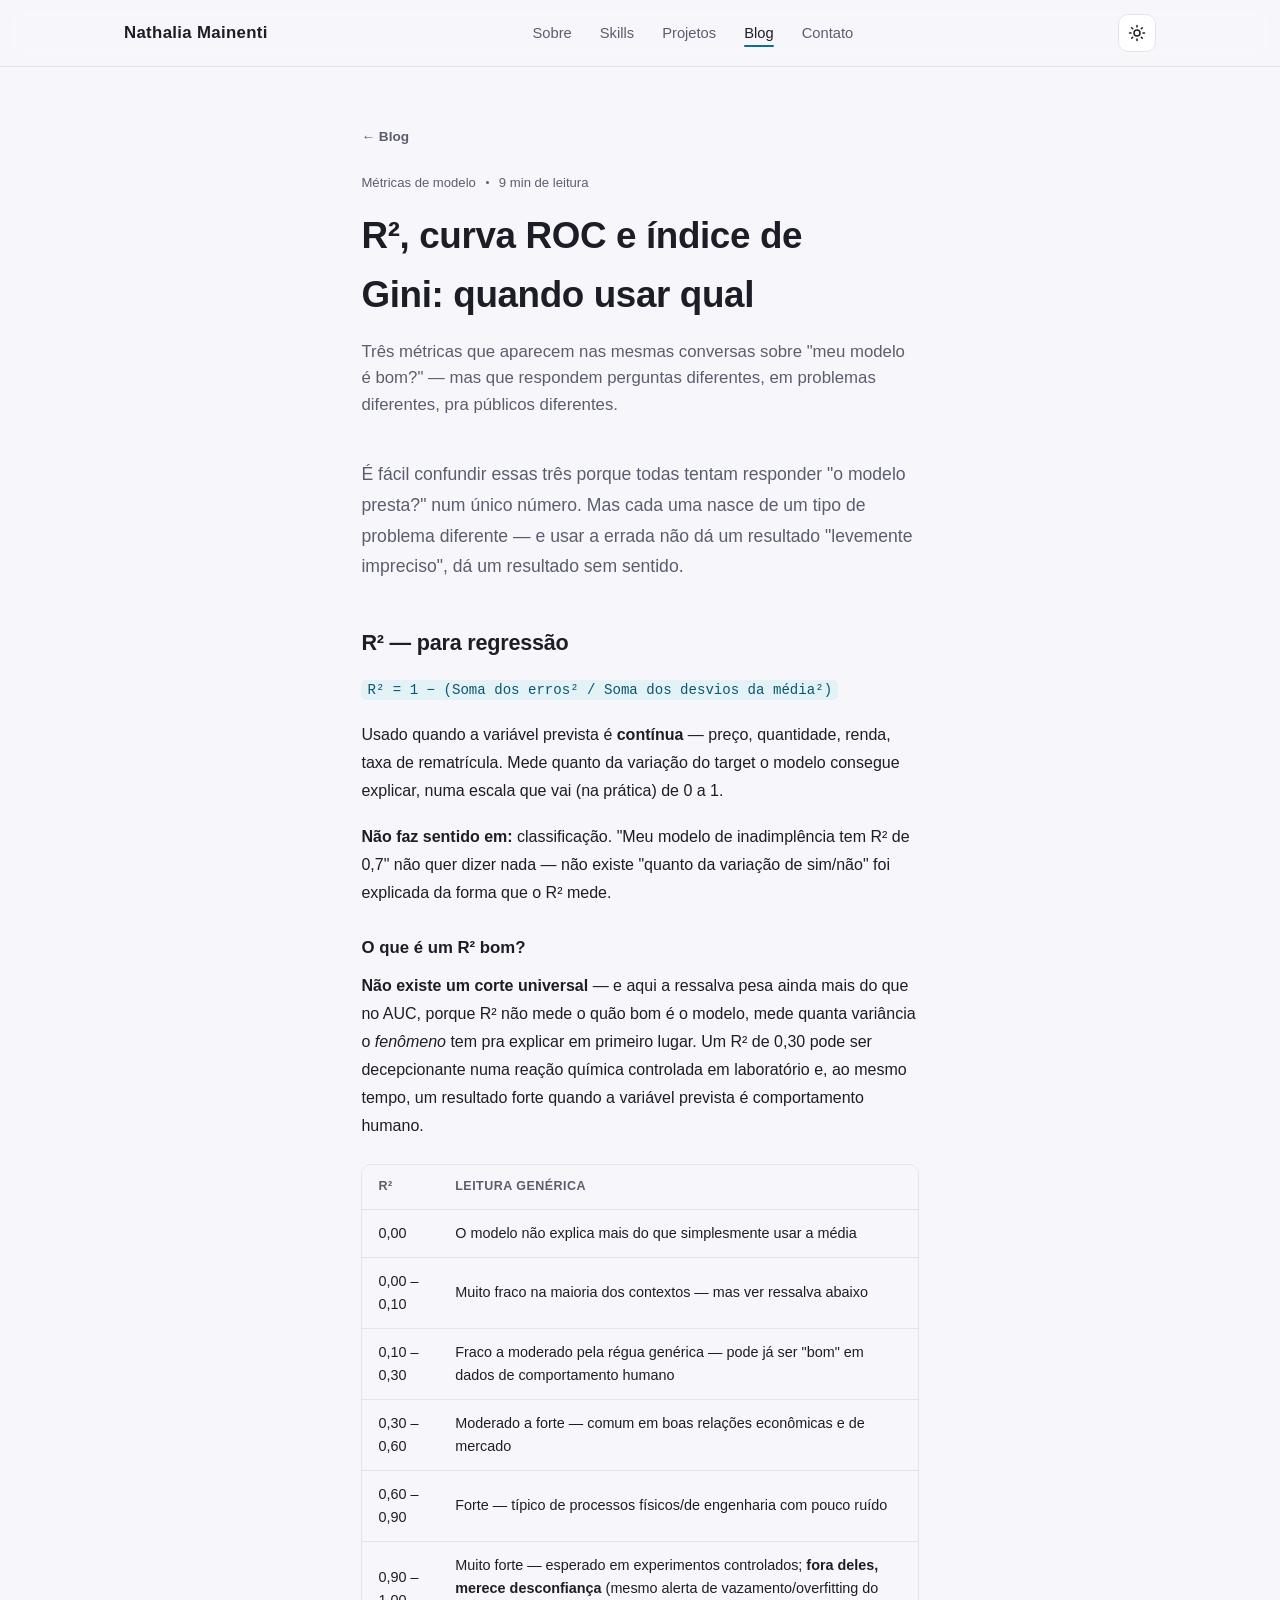
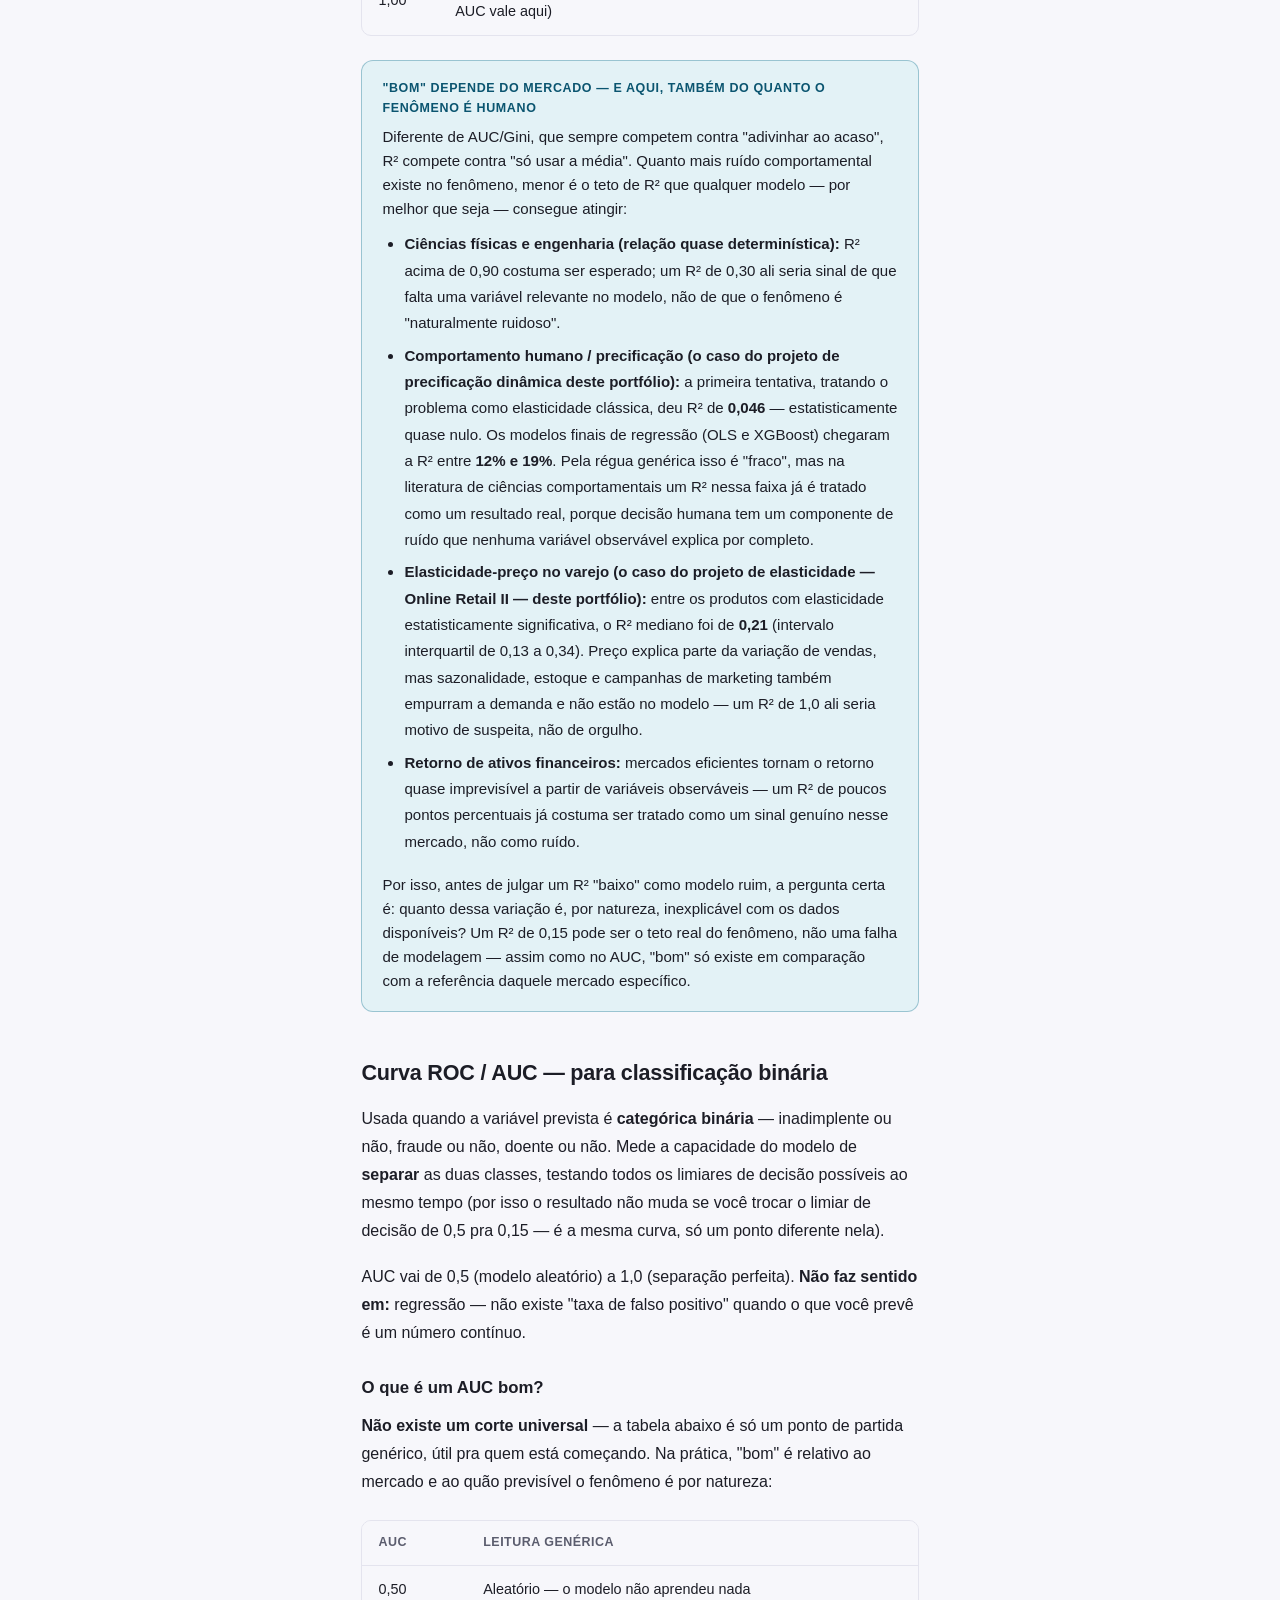
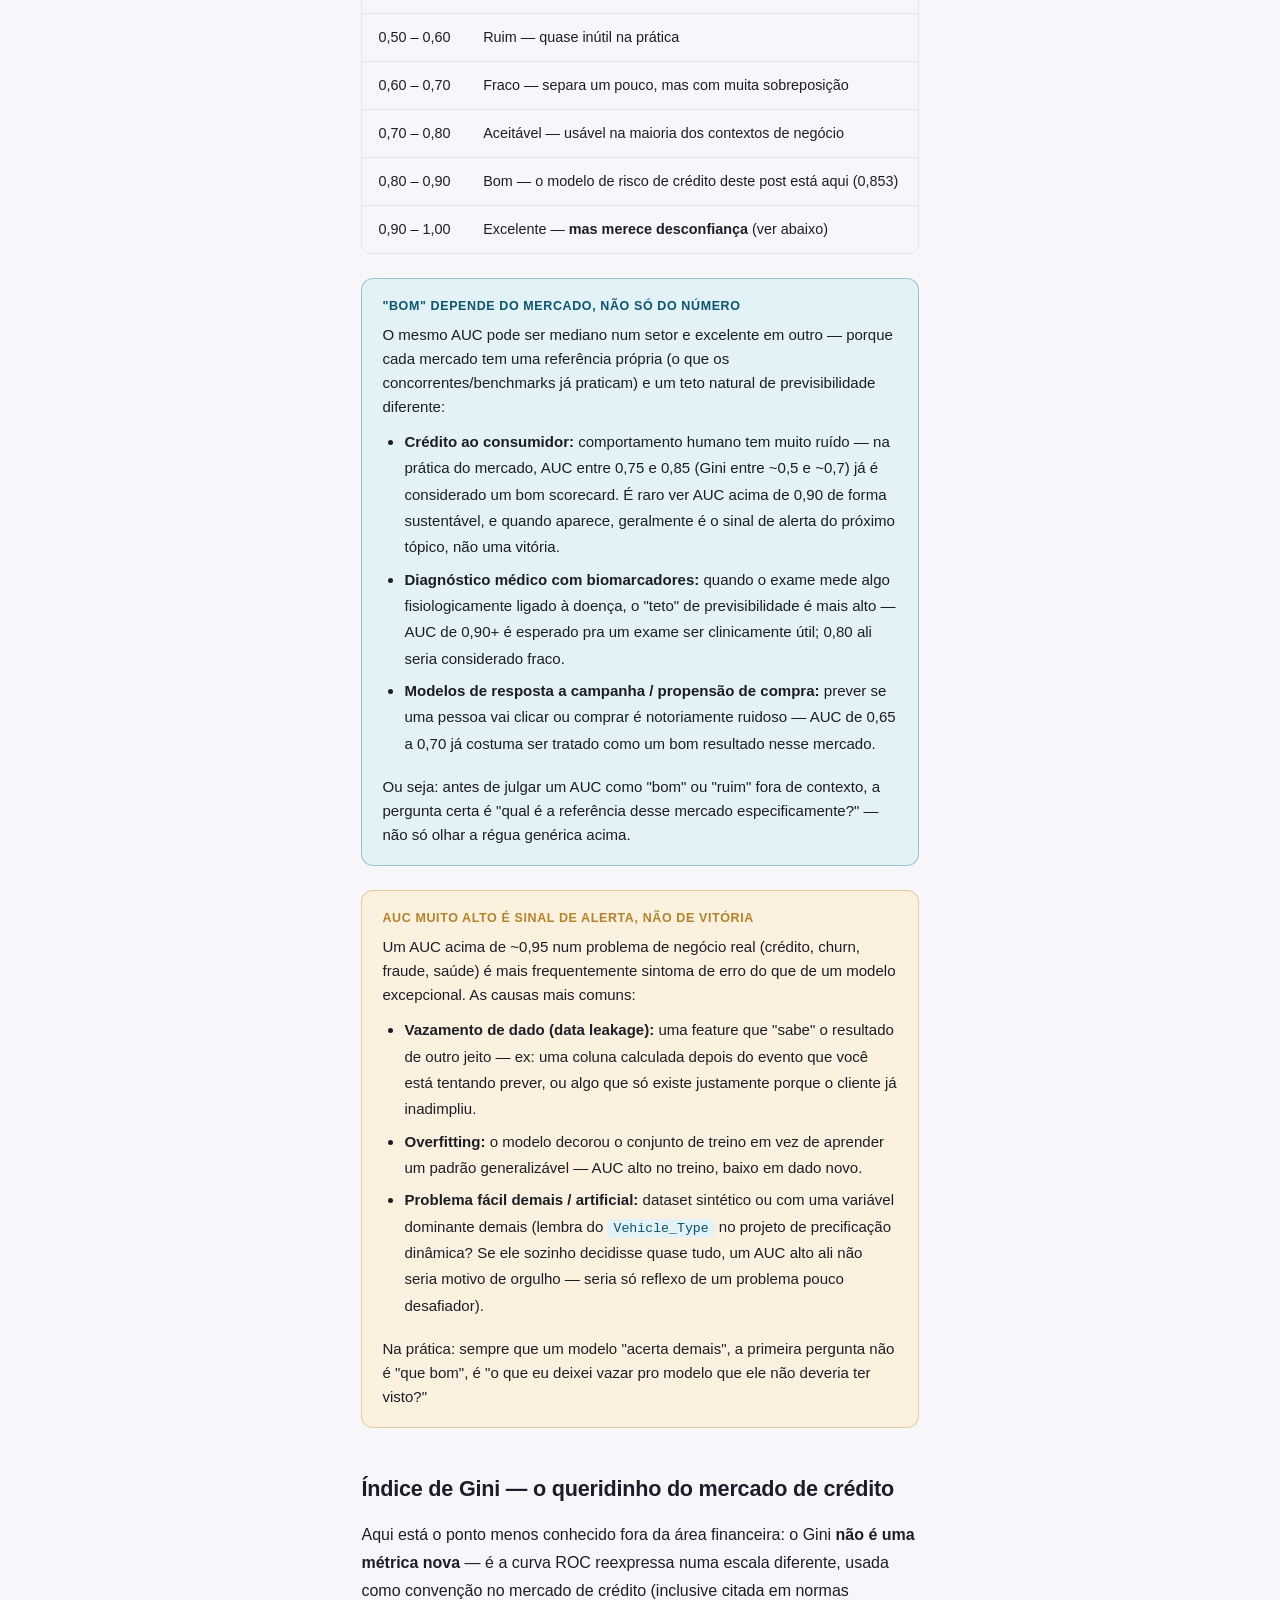
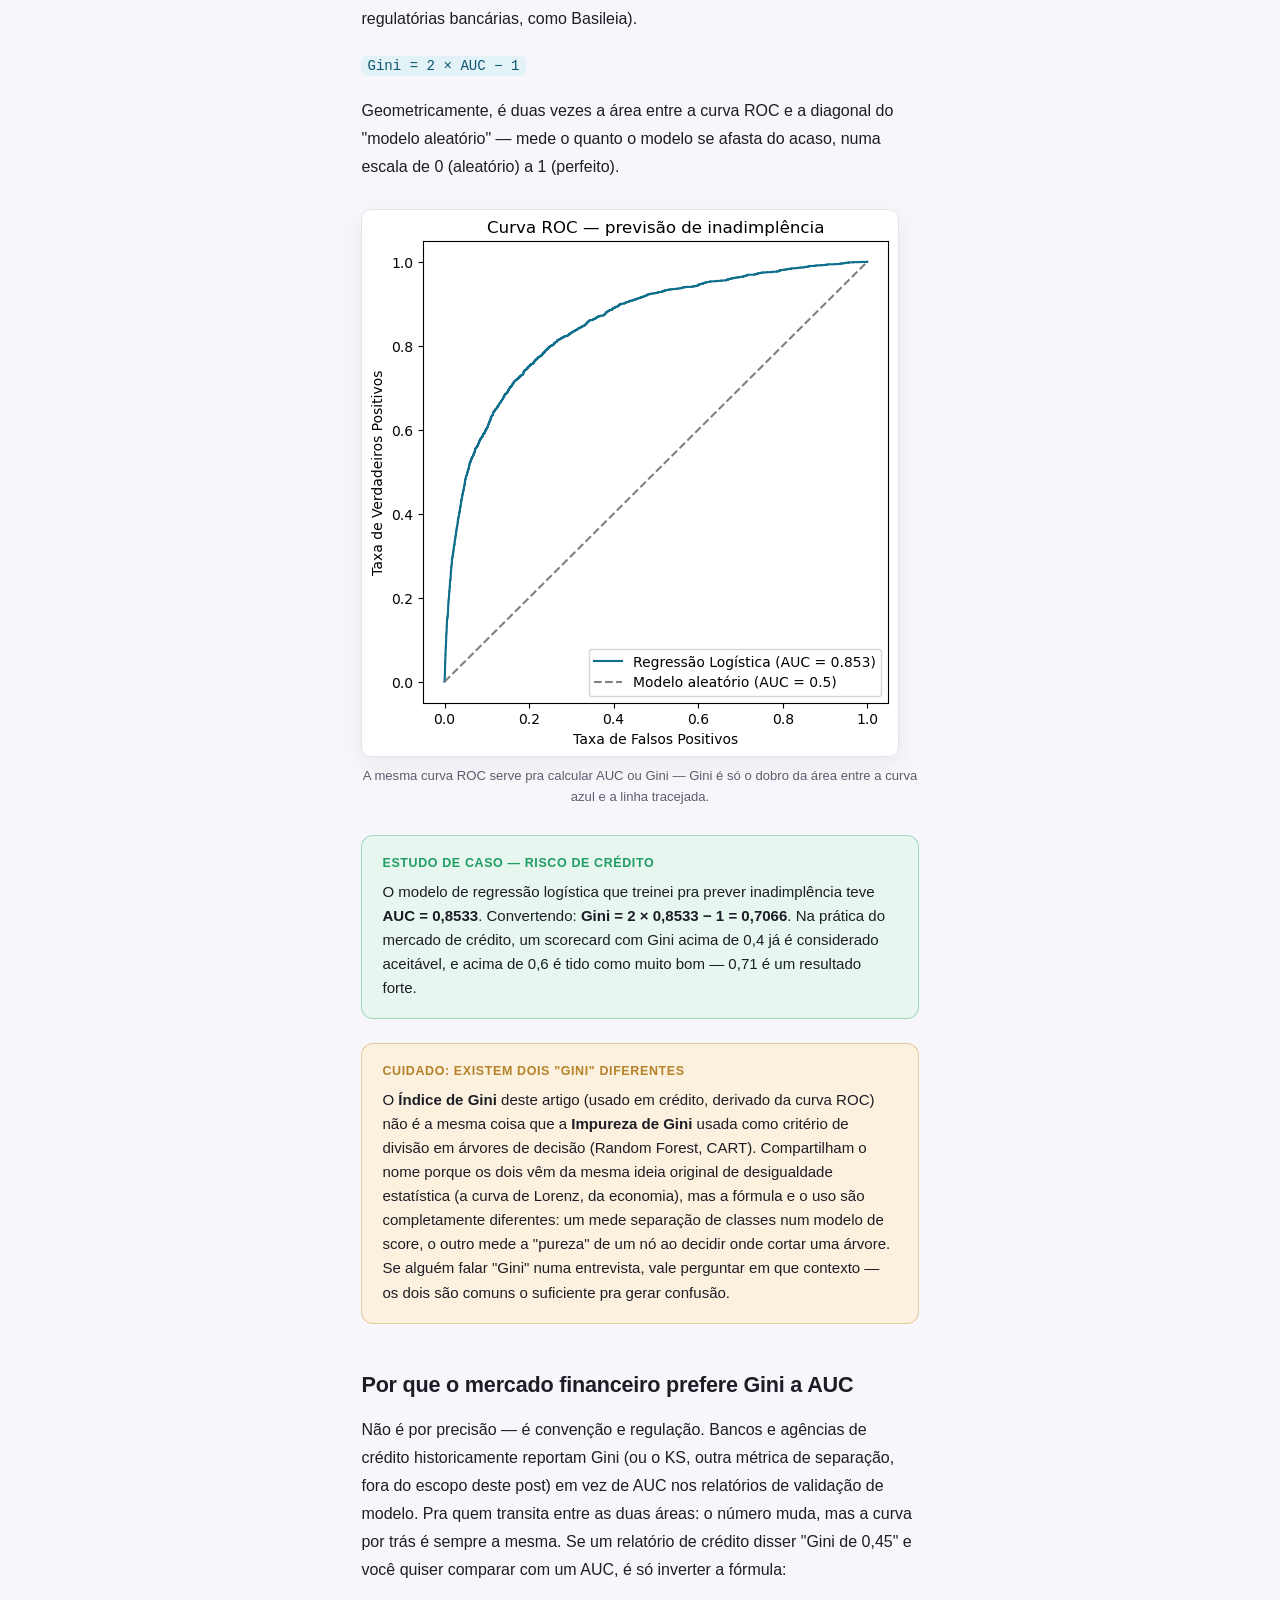
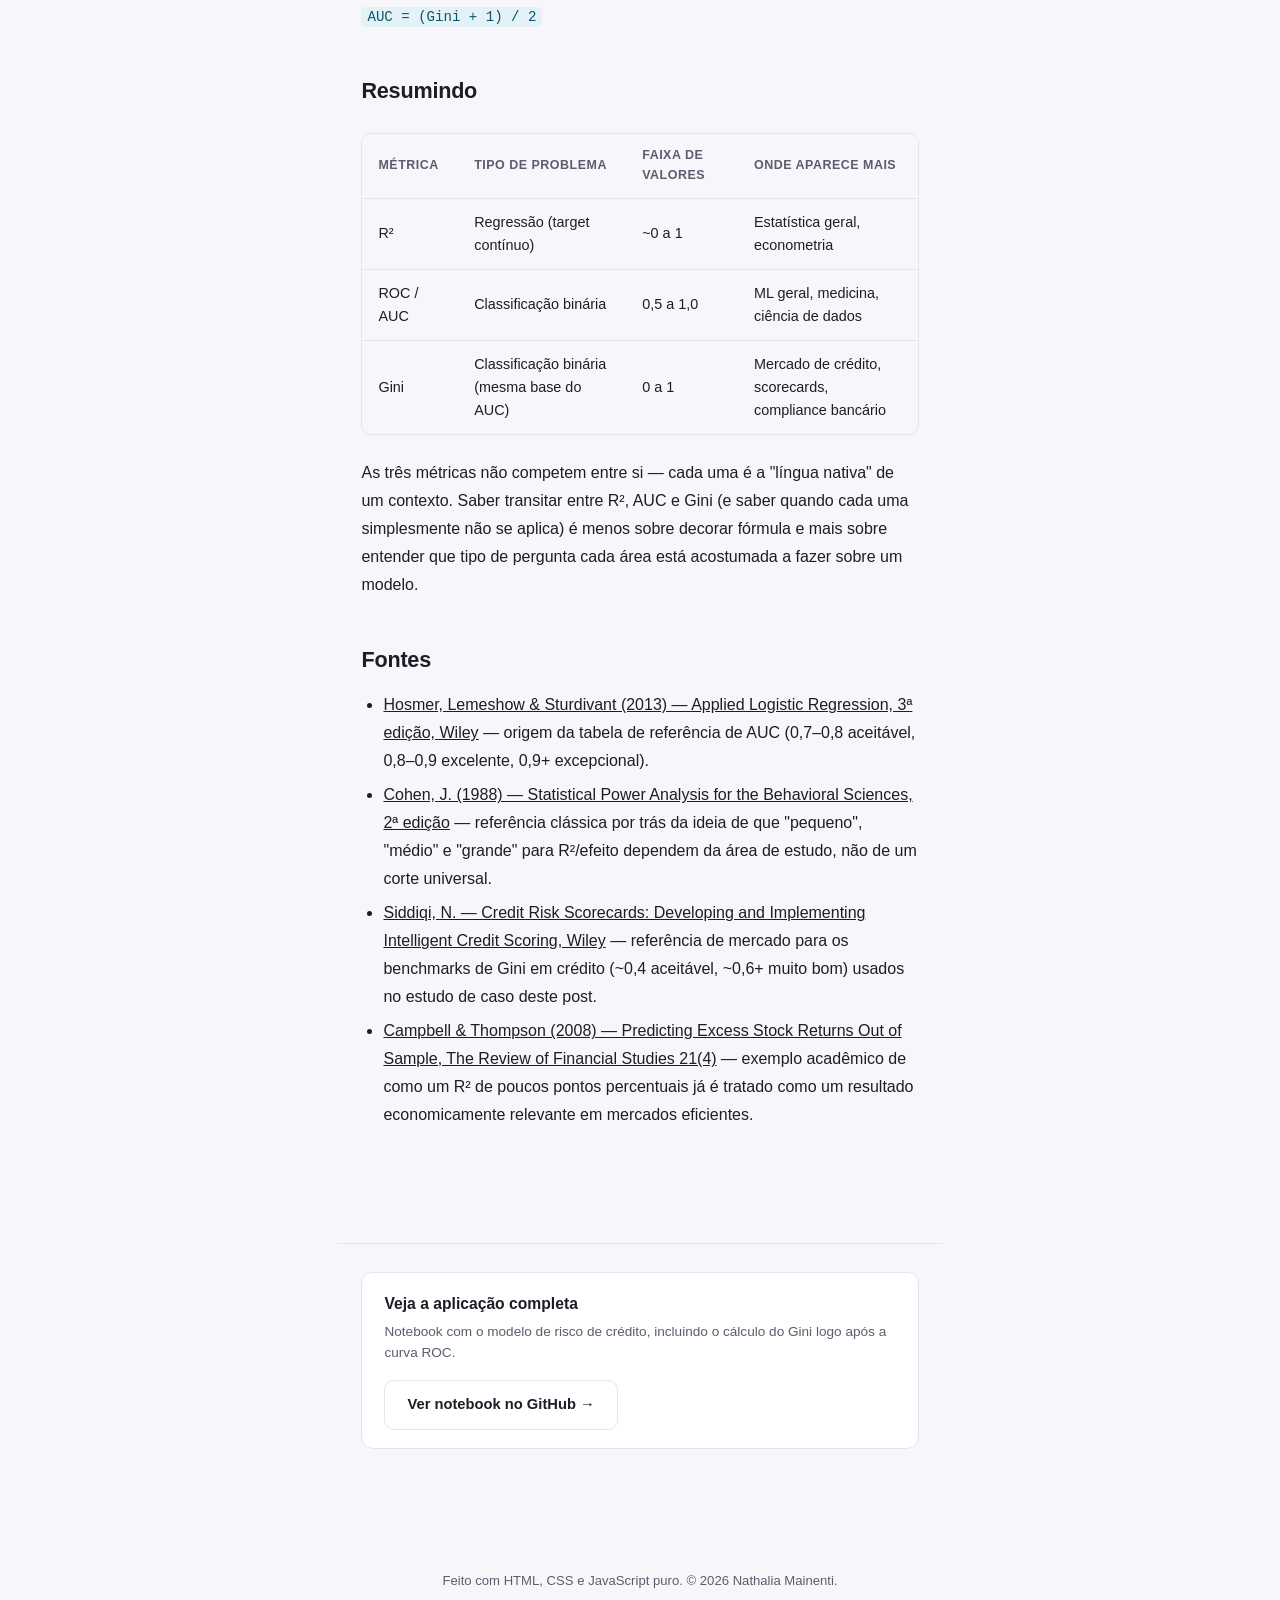
<file: blog/r2-roc-gini.html>
<!DOCTYPE html>
<html lang="pt-BR">
<head>
<meta charset="UTF-8">
<meta name="viewport" content="width=device-width, initial-scale=1.0">
<title>R², Curva ROC e Índice de Gini — Nathalia Mainenti</title>
<meta name="description" content="Quando usar R², quando usar curva ROC/AUC e quando usar o índice de Gini — a métrica preferida do mercado de crédito — com fontes e um exemplo real de um modelo de risco de crédito.">
<link rel="icon" type="image/svg+xml" href="../assets/favicon.svg">
<link rel="stylesheet" href="../style.css">
<link rel="stylesheet" href="blog.css">
</head>
<body>

<nav class="nav">
  <div class="nav-inner">
    <a href="../index.html" class="nav-brand">Nathalia Mainenti</a>
    <button class="nav-toggle" id="navToggle" aria-label="Abrir menu">
      <span></span><span></span><span></span>
    </button>
    <ul class="nav-links" id="navLinks">
      <li><a href="../index.html#sobre">Sobre</a></li>
      <li><a href="../index.html#skills">Skills</a></li>
      <li><a href="../index.html#projetos">Projetos</a></li>
      <li><a href="index.html" class="active">Blog</a></li>
      <li><a href="../index.html#contato">Contato</a></li>
    </ul>
    <div class="nav-actions">
      <button class="icon-btn" id="themeToggle" aria-label="Alternar tema" title="Alternar tema claro/escuro">
        <svg id="iconSun" width="18" height="18" viewBox="0 0 24 24" fill="none" stroke="currentColor" stroke-width="2" stroke-linecap="round"><circle cx="12" cy="12" r="4"/><path d="M12 2v2M12 20v2M4.9 4.9l1.4 1.4M17.7 17.7l1.4 1.4M2 12h2M20 12h2M4.9 19.1l1.4-1.4M17.7 6.3l1.4-1.4"/></svg>
        <svg id="iconMoon" width="18" height="18" viewBox="0 0 24 24" fill="none" stroke="currentColor" stroke-width="2" stroke-linecap="round" style="display:none"><path d="M21 12.8A9 9 0 1 1 11.2 3a7 7 0 0 0 9.8 9.8Z"/></svg>
      </button>
    </div>
  </div>
</nav>

<header class="article-header">
  <div class="container">
    <a href="index.html" class="back-link">← Blog</a>
    <div class="post-meta">
      <span>Métricas de modelo</span>
      <span class="dot"></span>
      <span>9 min de leitura</span>
    </div>
    <h1>R², curva ROC e índice de Gini: quando usar qual</h1>
    <p class="dek">
      Três métricas que aparecem nas mesmas conversas sobre "meu modelo é bom?" — mas que
      respondem perguntas diferentes, em problemas diferentes, pra públicos diferentes.
    </p>
  </div>
</header>

<article class="post-body">

  <p class="lede">
    É fácil confundir essas três porque todas tentam responder "o modelo presta?" num único
    número. Mas cada uma nasce de um tipo de problema diferente — e usar a errada não dá um
    resultado "levemente impreciso", dá um resultado sem sentido.
  </p>

  <h2>R² — para regressão</h2>
  <p>
    <code>R² = 1 − (Soma dos erros² / Soma dos desvios da média²)</code>
  </p>
  <p>
    Usado quando a variável prevista é <strong>contínua</strong> — preço, quantidade, renda,
    taxa de rematrícula. Mede quanto da variação do target o modelo consegue explicar, numa
    escala que vai (na prática) de 0 a 1.
  </p>
  <p>
    <strong>Não faz sentido em:</strong> classificação. "Meu modelo de inadimplência tem R² de
    0,7" não quer dizer nada — não existe "quanto da variação de sim/não" foi explicada da forma
    que o R² mede.
  </p>

  <h3>O que é um R² bom?</h3>
  <p>
    <strong>Não existe um corte universal</strong> — e aqui a ressalva pesa ainda mais do que no
    AUC, porque R² não mede o quão bom é o modelo, mede quanta variância o <em>fenômeno</em> tem
    pra explicar em primeiro lugar. Um R² de 0,30 pode ser decepcionante numa reação química
    controlada em laboratório e, ao mesmo tempo, um resultado forte quando a variável prevista é
    comportamento humano.
  </p>
  <div class="table-wrap">
    <table>
      <thead>
        <tr><th>R²</th><th>Leitura genérica</th></tr>
      </thead>
      <tbody>
        <tr><td>0,00</td><td>O modelo não explica mais do que simplesmente usar a média</td></tr>
        <tr><td>0,00 – 0,10</td><td>Muito fraco na maioria dos contextos — mas ver ressalva abaixo</td></tr>
        <tr><td>0,10 – 0,30</td><td>Fraco a moderado pela régua genérica — pode já ser "bom" em dados de comportamento humano</td></tr>
        <tr><td>0,30 – 0,60</td><td>Moderado a forte — comum em boas relações econômicas e de mercado</td></tr>
        <tr><td>0,60 – 0,90</td><td>Forte — típico de processos físicos/de engenharia com pouco ruído</td></tr>
        <tr><td>0,90 – 1,00</td><td>Muito forte — esperado em experimentos controlados; <strong>fora deles, merece desconfiança</strong> (mesmo alerta de vazamento/overfitting do AUC vale aqui)</td></tr>
      </tbody>
    </table>
  </div>

  <div class="callout info">
    <span class="callout-title">"Bom" depende do mercado — e aqui, também do quanto o fenômeno é humano</span>
    Diferente de AUC/Gini, que sempre competem contra "adivinhar ao acaso", R² compete contra
    "só usar a média". Quanto mais ruído comportamental existe no fenômeno, menor é o teto de R²
    que qualquer modelo — por melhor que seja — consegue atingir:
    <ul style="margin-top:10px;">
      <li><strong>Ciências físicas e engenharia (relação quase determinística):</strong> R² acima
      de 0,90 costuma ser esperado; um R² de 0,30 ali seria sinal de que falta uma variável
      relevante no modelo, não de que o fenômeno é "naturalmente ruidoso".</li>
      <li><strong>Comportamento humano / precificação (o caso do projeto de precificação
      dinâmica deste portfólio):</strong> a primeira tentativa, tratando o problema como
      elasticidade clássica, deu R² de <strong>0,046</strong> — estatisticamente quase nulo. Os
      modelos finais de regressão (OLS e XGBoost) chegaram a R² entre <strong>12% e 19%</strong>.
      Pela régua genérica isso é "fraco", mas na literatura de ciências comportamentais um R² nessa
      faixa já é tratado como um resultado real, porque decisão humana tem um componente de ruído
      que nenhuma variável observável explica por completo.</li>
      <li><strong>Elasticidade-preço no varejo (o caso do projeto de elasticidade — Online Retail
      II — deste portfólio):</strong> entre os produtos com elasticidade estatisticamente
      significativa, o R² mediano foi de <strong>0,21</strong> (intervalo interquartil de 0,13 a
      0,34). Preço explica parte da variação de vendas, mas sazonalidade, estoque e campanhas de
      marketing também empurram a demanda e não estão no modelo — um R² de 1,0 ali seria motivo de
      suspeita, não de orgulho.</li>
      <li><strong>Retorno de ativos financeiros:</strong> mercados eficientes tornam o retorno
      quase imprevisível a partir de variáveis observáveis — um R² de poucos pontos percentuais já
      costuma ser tratado como um sinal genuíno nesse mercado, não como ruído.</li>
    </ul>
    Por isso, antes de julgar um R² "baixo" como modelo ruim, a pergunta certa é: quanto dessa
    variação é, por natureza, inexplicável com os dados disponíveis? Um R² de 0,15 pode ser o teto
    real do fenômeno, não uma falha de modelagem — assim como no AUC, "bom" só existe em
    comparação com a referência daquele mercado específico.
  </div>

  <h2>Curva ROC / AUC — para classificação binária</h2>
  <p>
    Usada quando a variável prevista é <strong>categórica binária</strong> — inadimplente ou
    não, fraude ou não, doente ou não. Mede a capacidade do modelo de <strong>separar</strong> as
    duas classes, testando todos os limiares de decisão possíveis ao mesmo tempo (por isso o
    resultado não muda se você trocar o limiar de decisão de 0,5 pra 0,15 — é a mesma curva,
    só um ponto diferente nela).
  </p>
  <p>
    AUC vai de 0,5 (modelo aleatório) a 1,0 (separação perfeita). <strong>Não faz sentido em:</strong>
    regressão — não existe "taxa de falso positivo" quando o que você prevê é um número contínuo.
  </p>

  <h3>O que é um AUC bom?</h3>
  <p>
    <strong>Não existe um corte universal</strong> — a tabela abaixo é só um ponto de partida
    genérico, útil pra quem está começando. Na prática, "bom" é relativo ao mercado e ao quão
    previsível o fenômeno é por natureza:
  </p>
  <div class="table-wrap">
    <table>
      <thead>
        <tr><th>AUC</th><th>Leitura genérica</th></tr>
      </thead>
      <tbody>
        <tr><td>0,50</td><td>Aleatório — o modelo não aprendeu nada</td></tr>
        <tr><td>0,50 – 0,60</td><td>Ruim — quase inútil na prática</td></tr>
        <tr><td>0,60 – 0,70</td><td>Fraco — separa um pouco, mas com muita sobreposição</td></tr>
        <tr><td>0,70 – 0,80</td><td>Aceitável — usável na maioria dos contextos de negócio</td></tr>
        <tr><td>0,80 – 0,90</td><td>Bom — o modelo de risco de crédito deste post está aqui (0,853)</td></tr>
        <tr><td>0,90 – 1,00</td><td>Excelente — <strong>mas merece desconfiança</strong> (ver abaixo)</td></tr>
      </tbody>
    </table>
  </div>

  <div class="callout info">
    <span class="callout-title">"Bom" depende do mercado, não só do número</span>
    O mesmo AUC pode ser mediano num setor e excelente em outro — porque cada mercado tem uma
    referência própria (o que os concorrentes/benchmarks já praticam) e um teto natural de
    previsibilidade diferente:
    <ul style="margin-top:10px;">
      <li><strong>Crédito ao consumidor:</strong> comportamento humano tem muito ruído — na
      prática do mercado, AUC entre 0,75 e 0,85 (Gini entre ~0,5 e ~0,7) já é considerado um bom
      scorecard. É raro ver AUC acima de 0,90 de forma sustentável, e quando aparece, geralmente
      é o sinal de alerta do próximo tópico, não uma vitória.</li>
      <li><strong>Diagnóstico médico com biomarcadores:</strong> quando o exame mede algo
      fisiologicamente ligado à doença, o "teto" de previsibilidade é mais alto — AUC de 0,90+ é
      esperado pra um exame ser clinicamente útil; 0,80 ali seria considerado fraco.</li>
      <li><strong>Modelos de resposta a campanha / propensão de compra:</strong> prever se uma
      pessoa vai clicar ou comprar é notoriamente ruidoso — AUC de 0,65 a 0,70 já costuma ser
      tratado como um bom resultado nesse mercado.</li>
    </ul>
    Ou seja: antes de julgar um AUC como "bom" ou "ruim" fora de contexto, a pergunta certa é
    "qual é a referência desse mercado especificamente?" — não só olhar a régua genérica acima.
  </div>

  <div class="callout rigor">
    <span class="callout-title">AUC muito alto é sinal de alerta, não de vitória</span>
    Um AUC acima de ~0,95 num problema de negócio real (crédito, churn, fraude, saúde) é mais
    frequentemente sintoma de erro do que de um modelo excepcional. As causas mais comuns:
    <ul style="margin-top:10px;">
      <li><strong>Vazamento de dado (data leakage):</strong> uma feature que "sabe" o resultado
      de outro jeito — ex: uma coluna calculada depois do evento que você está tentando prever,
      ou algo que só existe justamente porque o cliente já inadimpliu.</li>
      <li><strong>Overfitting:</strong> o modelo decorou o conjunto de treino em vez de aprender
      um padrão generalizável — AUC alto no treino, baixo em dado novo.</li>
      <li><strong>Problema fácil demais / artificial:</strong> dataset sintético ou com uma
      variável dominante demais (lembra do <code>Vehicle_Type</code> no projeto de precificação
      dinâmica? Se ele sozinho decidisse quase tudo, um AUC alto ali não seria motivo de
      orgulho — seria só reflexo de um problema pouco desafiador).</li>
    </ul>
    Na prática: sempre que um modelo "acerta demais", a primeira pergunta não é "que bom", é
    "o que eu deixei vazar pro modelo que ele não deveria ter visto?"
  </div>

  <h2>Índice de Gini — o queridinho do mercado de crédito</h2>
  <p>
    Aqui está o ponto menos conhecido fora da área financeira: o Gini <strong>não é uma métrica
    nova</strong> — é a curva ROC reexpressa numa escala diferente, usada como convenção no
    mercado de crédito (inclusive citada em normas regulatórias bancárias, como Basileia).
  </p>
  <p>
    <code>Gini = 2 × AUC − 1</code>
  </p>
  <p>
    Geometricamente, é duas vezes a área entre a curva ROC e a diagonal do "modelo aleatório" —
    mede o quanto o modelo se afasta do acaso, numa escala de 0 (aleatório) a 1 (perfeito).
  </p>

  <figure>
    <img src="../assets/img/credito_3.png" alt="Curva ROC do modelo de risco de crédito, AUC de 0,853">
    <figcaption>A mesma curva ROC serve pra calcular AUC ou Gini — Gini é só o dobro da área entre a curva azul e a linha tracejada.</figcaption>
  </figure>

  <div class="callout case">
    <span class="callout-title">Estudo de caso — risco de crédito</span>
    O modelo de regressão logística que treinei pra prever inadimplência teve <strong>AUC =
    0,8533</strong>. Convertendo: <strong>Gini = 2 × 0,8533 − 1 = 0,7066</strong>. Na prática do
    mercado de crédito, um scorecard com Gini acima de 0,4 já é considerado aceitável, e acima
    de 0,6 é tido como muito bom — 0,71 é um resultado forte.
  </div>

  <div class="callout rigor">
    <span class="callout-title">Cuidado: existem dois "Gini" diferentes</span>
    O <strong>Índice de Gini</strong> deste artigo (usado em crédito, derivado da curva ROC) não
    é a mesma coisa que a <strong>Impureza de Gini</strong> usada como critério de divisão em
    árvores de decisão (Random Forest, CART). Compartilham o nome porque os dois vêm da mesma
    ideia original de desigualdade estatística (a curva de Lorenz, da economia), mas a fórmula e
    o uso são completamente diferentes: um mede separação de classes num modelo de score, o
    outro mede a "pureza" de um nó ao decidir onde cortar uma árvore. Se alguém falar "Gini" numa
    entrevista, vale perguntar em que contexto — os dois são comuns o suficiente pra gerar
    confusão.
  </div>

  <h2>Por que o mercado financeiro prefere Gini a AUC</h2>
  <p>
    Não é por precisão — é convenção e regulação. Bancos e agências de crédito historicamente
    reportam Gini (ou o KS, outra métrica de separação, fora do escopo deste post) em vez de AUC
    nos relatórios de validação de modelo. Pra quem transita entre as duas áreas: o número muda,
    mas a curva por trás é sempre a mesma. Se um relatório de crédito disser "Gini de 0,45" e
    você quiser comparar com um AUC, é só inverter a fórmula:
  </p>
  <p>
    <code>AUC = (Gini + 1) / 2</code>
  </p>

  <h2>Resumindo</h2>
  <div class="table-wrap">
    <table>
      <thead>
        <tr><th>Métrica</th><th>Tipo de problema</th><th>Faixa de valores</th><th>Onde aparece mais</th></tr>
      </thead>
      <tbody>
        <tr><td>R²</td><td>Regressão (target contínuo)</td><td>~0 a 1</td><td>Estatística geral, econometria</td></tr>
        <tr><td>ROC / AUC</td><td>Classificação binária</td><td>0,5 a 1,0</td><td>ML geral, medicina, ciência de dados</td></tr>
        <tr><td>Gini</td><td>Classificação binária (mesma base do AUC)</td><td>0 a 1</td><td>Mercado de crédito, scorecards, compliance bancário</td></tr>
      </tbody>
    </table>
  </div>

  <p>
    As três métricas não competem entre si — cada uma é a "língua nativa" de um contexto. Saber
    transitar entre R², AUC e Gini (e saber quando cada uma simplesmente não se aplica) é menos
    sobre decorar fórmula e mais sobre entender que tipo de pergunta cada área está
    acostumada a fazer sobre um modelo.
  </p>

  <h2>Fontes</h2>
  <ul>
    <li><a href="https://doi.org/10.1002/9781118548387" target="_blank" rel="noopener">Hosmer, Lemeshow &amp; Sturdivant (2013) — Applied Logistic Regression, 3ª edição, Wiley</a> — origem da tabela de referência de AUC (0,7–0,8 aceitável, 0,8–0,9 excelente, 0,9+ excepcional).</li>
    <li><a href="https://www.google.com/books/edition/_/rEe0BQAAQBAJ" target="_blank" rel="noopener">Cohen, J. (1988) — Statistical Power Analysis for the Behavioral Sciences, 2ª edição</a> — referência clássica por trás da ideia de que "pequeno", "médio" e "grande" para R²/efeito dependem da área de estudo, não de um corte universal.</li>
    <li><a href="https://doi.org/10.1002/9781119201731" target="_blank" rel="noopener">Siddiqi, N. — Credit Risk Scorecards: Developing and Implementing Intelligent Credit Scoring, Wiley</a> — referência de mercado para os benchmarks de Gini em crédito (~0,4 aceitável, ~0,6+ muito bom) usados no estudo de caso deste post.</li>
    <li><a href="https://doi.org/10.1093/rfs/hhm055" target="_blank" rel="noopener">Campbell &amp; Thompson (2008) — Predicting Excess Stock Returns Out of Sample, The Review of Financial Studies 21(4)</a> — exemplo acadêmico de como um R² de poucos pontos percentuais já é tratado como um resultado economicamente relevante em mercados eficientes.</li>
  </ul>

</article>

<div class="article-footer">
  <div class="project-link">
    <div>
      <h4>Veja a aplicação completa</h4>
      <p>Notebook com o modelo de risco de crédito, incluindo o cálculo do Gini logo após a curva ROC.</p>
    </div>
    <a href="#" class="btn btn-ghost" data-github-link>Ver notebook no GitHub →</a>
  </div>
</div>

<footer>
  <div class="container">
    <p>Feito com HTML, CSS e JavaScript puro. © <span id="year"></span> Nathalia Mainenti.</p>
  </div>
</footer>

<script src="../script.js"></script>
</body>
</html>
</file>
<file: style.css>
:root {
  --bg: #f7f7fb;
  --bg-alt: #ffffff;
  --text: #1c1d26;
  --text-muted: #5b5d6e;
  --border: #e4e4ee;
  --accent: #0f6e8c;
  --accent-dark: #0b5570;
  --accent-soft: #e3f2f6;
  --success: #1f9d63;
  --success-soft: #e7f7ef;
  --warn: #b5822a;
  --warn-soft: #fbf1de;
  --shadow: 0 8px 24px rgba(28, 29, 38, 0.06);
  --shadow-lg: 0 16px 40px rgba(28, 29, 38, 0.10);
  --radius: 14px;
  --max-width: 1080px;
}

[data-theme="dark"] {
  --bg: #14141c;
  --bg-alt: #1c1c28;
  --text: #eeeef4;
  --text-muted: #a2a3b5;
  --border: #2c2c3c;
  --accent: #5fc3dd;
  --accent-dark: #8fd6ea;
  --accent-soft: #123540;
  --success: #4fd398;
  --success-soft: #16302a;
  --warn: #e0b45c;
  --warn-soft: #362c16;
  --shadow: 0 8px 24px rgba(0, 0, 0, 0.35);
  --shadow-lg: 0 16px 40px rgba(0, 0, 0, 0.45);
}

* { box-sizing: border-box; }

html { scroll-behavior: smooth; }

body {
  margin: 0;
  font-family: "Segoe UI", -apple-system, BlinkMacSystemFont, "Inter", Roboto, sans-serif;
  background: var(--bg);
  color: var(--text);
  transition: background 0.25s ease, color 0.25s ease;
  line-height: 1.6;
}

a { color: inherit; }

img { max-width: 100%; display: block; }

.container {
  width: 100%;
  max-width: var(--max-width);
  margin: 0 auto;
  padding: 0 24px;
}

/* ---------- Nav ---------- */

.nav {
  position: sticky;
  top: 0;
  z-index: 50;
  background: color-mix(in srgb, var(--bg) 88%, transparent);
  backdrop-filter: blur(10px);
  border-bottom: 1px solid var(--border);
}

.nav-inner {
  display: flex;
  align-items: center;
  justify-content: space-between;
  padding: 14px 24px;
  max-width: var(--max-width);
  margin: 0 auto;
}

.nav-brand {
  font-weight: 700;
  letter-spacing: 0.02em;
  font-size: 1.05rem;
  text-decoration: none;
}

.nav-links {
  display: flex;
  gap: 28px;
  list-style: none;
  margin: 0;
  padding: 0;
}

.nav-links a {
  text-decoration: none;
  color: var(--text-muted);
  font-size: 0.92rem;
  font-weight: 500;
  transition: color 0.2s ease;
  position: relative;
}

.nav-links a:hover,
.nav-links a.active {
  color: var(--text);
}

.nav-links a.active::after {
  content: "";
  position: absolute;
  left: 0;
  right: 0;
  bottom: -6px;
  height: 2px;
  background: var(--accent);
  border-radius: 2px;
}

.nav-actions {
  display: flex;
  align-items: center;
  gap: 10px;
}

.icon-btn {
  border: 1px solid var(--border);
  background: var(--bg-alt);
  color: var(--text);
  width: 38px;
  height: 38px;
  border-radius: 10px;
  display: flex;
  align-items: center;
  justify-content: center;
  cursor: pointer;
  transition: transform 0.15s ease, border-color 0.2s ease;
}

.icon-btn:hover { border-color: var(--accent); transform: translateY(-1px); }

.nav-toggle {
  display: none;
  border: none;
  background: transparent;
  cursor: pointer;
  padding: 6px;
}

.nav-toggle span {
  display: block;
  width: 22px;
  height: 2px;
  background: var(--text);
  margin: 5px 0;
  transition: 0.25s ease;
}

/* ---------- Hero ---------- */

.hero {
  padding: 96px 0 72px;
}

.hero-inner {
  display: grid;
  grid-template-columns: auto 1fr;
  gap: 44px;
  align-items: center;
}

.avatar-wrap {
  width: 176px;
  height: 176px;
  border-radius: 50%;
  padding: 5px;
  background: linear-gradient(135deg, var(--accent), #1e3a8a);
  flex-shrink: 0;
}

.avatar-wrap img {
  width: 100%;
  height: 100%;
  border-radius: 50%;
  object-fit: cover;
  border: 4px solid var(--bg-alt);
}

.eyebrow {
  display: inline-flex;
  align-items: center;
  gap: 8px;
  background: var(--accent-soft);
  color: var(--accent-dark);
  font-size: 0.8rem;
  font-weight: 600;
  padding: 6px 14px;
  border-radius: 999px;
  margin-bottom: 16px;
}

.hero h1 {
  font-size: clamp(1.9rem, 4vw, 2.6rem);
  margin: 0 0 8px;
  letter-spacing: -0.01em;
}

.hero .role {
  font-size: 1.15rem;
  color: var(--text-muted);
  margin: 0 0 20px;
  font-weight: 500;
}

.hero p.lead {
  color: var(--text-muted);
  max-width: 60ch;
  margin: 0 0 26px;
}

.hero-actions {
  display: flex;
  gap: 12px;
  flex-wrap: wrap;
}

.btn {
  display: inline-flex;
  align-items: center;
  gap: 8px;
  padding: 12px 22px;
  border-radius: 10px;
  font-weight: 600;
  font-size: 0.92rem;
  text-decoration: none;
  border: 1px solid transparent;
  cursor: pointer;
  transition: transform 0.15s ease, box-shadow 0.2s ease, opacity 0.2s ease;
}

.btn:hover { transform: translateY(-2px); }

.btn-primary {
  background: var(--accent);
  color: #fff;
  box-shadow: var(--shadow);
}

.btn-primary:hover { box-shadow: var(--shadow-lg); }

.btn-ghost {
  background: var(--bg-alt);
  color: var(--text);
  border-color: var(--border);
}

/* ---------- Section shell ---------- */

section { padding: 64px 0; }

.section-head {
  margin-bottom: 36px;
  max-width: 62ch;
}

.section-tag {
  color: var(--accent);
  font-weight: 700;
  font-size: 0.78rem;
  letter-spacing: 0.08em;
  text-transform: uppercase;
  margin: 0 0 8px;
}

.section-head h2 {
  font-size: clamp(1.5rem, 3vw, 1.9rem);
  margin: 0 0 10px;
  letter-spacing: -0.01em;
}

.section-head p { color: var(--text-muted); margin: 0; }

/* ---------- About ---------- */

#sobre { background: var(--bg-alt); border-top: 1px solid var(--border); border-bottom: 1px solid var(--border); }

.about-grid {
  display: grid;
  grid-template-columns: 1.1fr 0.9fr;
  gap: 40px;
  align-items: start;
}

.about-text p { color: var(--text-muted); margin: 0 0 16px; }
.about-text strong { color: var(--text); }

.highlight-list {
  list-style: none;
  margin: 0;
  padding: 0;
  display: grid;
  gap: 14px;
}

.highlight-list li {
  display: flex;
  gap: 12px;
  align-items: flex-start;
  background: var(--bg);
  border: 1px solid var(--border);
  border-radius: 12px;
  padding: 14px 16px;
}

.highlight-list .dot {
  flex-shrink: 0;
  width: 8px;
  height: 8px;
  border-radius: 50%;
  background: var(--accent);
  margin-top: 8px;
}

.highlight-list h4 {
  margin: 0 0 3px;
  font-size: 0.92rem;
}

.highlight-list p {
  margin: 0;
  font-size: 0.85rem;
  color: var(--text-muted);
}

/* ---------- Skills ---------- */

.skills-group { margin-bottom: 22px; }
.skills-group h4 {
  font-size: 0.8rem;
  text-transform: uppercase;
  letter-spacing: 0.06em;
  color: var(--text-muted);
  margin: 0 0 10px;
}

.pill-row { display: flex; flex-wrap: wrap; gap: 8px; }

.pill {
  background: var(--bg-alt);
  border: 1px solid var(--border);
  color: var(--text);
  padding: 7px 14px;
  border-radius: 999px;
  font-size: 0.85rem;
  font-weight: 500;
}

.pill--learning {
  border-style: dashed;
  border-color: color-mix(in srgb, var(--warn) 45%, var(--border));
  color: var(--text-muted);
}

/* ---------- Projects ---------- */

.filter-row {
  display: flex;
  gap: 8px;
  flex-wrap: wrap;
  margin-bottom: 28px;
}

.filter-pill {
  font-family: inherit;
  font-size: 0.85rem;
  font-weight: 600;
  padding: 8px 16px;
  border-radius: 999px;
  border: 1px solid var(--border);
  background: var(--bg-alt);
  color: var(--text-muted);
  cursor: pointer;
  transition: border-color 0.2s ease, color 0.2s ease, background 0.2s ease;
}

.filter-pill:hover {
  border-color: var(--accent);
  color: var(--text);
}

.filter-pill.active {
  background: var(--accent);
  border-color: var(--accent);
  color: #fff;
}

.project-card.filtered-out {
  display: none;
}

.project-card {
  background: var(--bg-alt);
  border: 1px solid var(--border);
  border-radius: var(--radius);
  box-shadow: var(--shadow);
  overflow: hidden;
  margin-bottom: 28px;
}

.project-head {
  padding: 26px 28px 0;
  display: flex;
  flex-wrap: wrap;
  gap: 16px;
  justify-content: space-between;
  align-items: flex-start;
}

.project-head h3 { margin: 0 0 6px; font-size: 1.25rem; }
.project-head .subtitle { color: var(--text-muted); margin: 0; font-size: 0.92rem; }

.tag-row { display: flex; gap: 6px; flex-wrap: wrap; }

.tag {
  font-size: 0.72rem;
  font-weight: 700;
  padding: 4px 10px;
  border-radius: 999px;
  text-transform: uppercase;
  letter-spacing: 0.04em;
}

.tag-blue { background: var(--accent-soft); color: var(--accent-dark); }
.tag-green { background: var(--success-soft); color: var(--success); }
.tag-amber { background: var(--warn-soft); color: var(--warn); }

.project-body {
  padding: 20px 28px 28px;
  display: grid;
  grid-template-columns: 1fr 1fr;
  gap: 24px;
}

.project-col p { color: var(--text-muted); margin: 0 0 12px; font-size: 0.94rem; }
.project-col h5 {
  margin: 18px 0 8px;
  font-size: 0.8rem;
  text-transform: uppercase;
  letter-spacing: 0.05em;
  color: var(--text-muted);
}
.project-col h5:first-child { margin-top: 0; }

.chart-frame {
  border: 1px solid var(--border);
  border-radius: 12px;
  overflow: hidden;
  background: #fff;
  padding: 10px;
  box-shadow: var(--shadow);
}

.chart-frame img { border-radius: 6px; }

.finding-box {
  border-radius: 10px;
  padding: 14px 16px;
  font-size: 0.88rem;
  border: 1px solid;
}

.finding-box.positive {
  background: var(--success-soft);
  border-color: color-mix(in srgb, var(--success) 35%, transparent);
  color: var(--text);
}

.finding-box.caution {
  background: var(--warn-soft);
  border-color: color-mix(in srgb, var(--warn) 35%, transparent);
  color: var(--text);
}

.insight-note {
  margin: 0 28px 20px;
  padding: 14px 18px;
  border-left: 3px solid var(--accent);
  background: var(--bg);
  border-radius: 0 8px 8px 0;
}

.insight-note .quote-label {
  display: block;
  font-size: 0.72rem;
  font-weight: 700;
  text-transform: uppercase;
  letter-spacing: 0.04em;
  color: var(--accent-dark);
  margin-bottom: 6px;
}

.insight-note p {
  margin: 0;
  font-size: 0.86rem;
  font-style: italic;
  color: var(--text-muted);
  line-height: 1.6;
}

.code-block {
  position: relative;
  background: #191926;
  color: #e6e6f0;
  border-radius: 10px;
  overflow: hidden;
}

[data-theme="dark"] .code-block { background: #0f0f18; }

.code-block pre {
  margin: 0;
  padding: 16px 18px;
  overflow-x: auto;
  font-family: "SFMono-Regular", Consolas, "Liberation Mono", Menlo, monospace;
  font-size: 0.82rem;
  line-height: 1.55;
}

.copy-btn {
  position: absolute;
  top: 10px;
  right: 10px;
  background: rgba(255,255,255,0.08);
  border: 1px solid rgba(255,255,255,0.15);
  color: #e6e6f0;
  font-size: 0.72rem;
  padding: 5px 10px;
  border-radius: 6px;
  cursor: pointer;
  transition: background 0.2s ease;
}

.copy-btn:hover { background: rgba(255,255,255,0.16); }

.project-footer {
  padding: 16px 28px;
  border-top: 1px solid var(--border);
  display: flex;
  justify-content: space-between;
  align-items: center;
  flex-wrap: wrap;
  gap: 12px;
}

.stack-row { display: flex; gap: 6px; flex-wrap: wrap; font-size: 0.78rem; color: var(--text-muted); }

/* ---------- Project teaser (em andamento) ---------- */

.project-card--teaser {
  border-style: dashed;
  border-color: color-mix(in srgb, var(--warn) 45%, var(--border));
  background: var(--bg);
  box-shadow: none;
}

.project-body--single {
  grid-template-columns: 1fr;
}

.project-card--teaser .project-body { padding-bottom: 26px; }

@media (max-width: 760px) {
  .project-body { grid-template-columns: 1fr; }
}

/* ---------- Contact ---------- */

#contato { background: var(--bg-alt); border-top: 1px solid var(--border); }

.contact-grid {
  display: grid;
  grid-template-columns: repeat(3, 1fr);
  gap: 16px;
}

.contact-card {
  border: 1px solid var(--border);
  border-radius: 12px;
  padding: 20px;
  text-decoration: none;
  color: var(--text);
  background: var(--bg);
  display: flex;
  align-items: center;
  gap: 14px;
  transition: transform 0.15s ease, border-color 0.2s ease;
}

.contact-card:hover { transform: translateY(-2px); border-color: var(--accent); }

.contact-card .ic {
  width: 40px;
  height: 40px;
  border-radius: 10px;
  background: var(--accent-soft);
  color: var(--accent-dark);
  display: flex;
  align-items: center;
  justify-content: center;
  flex-shrink: 0;
}

.contact-card .label { font-size: 0.75rem; color: var(--text-muted); margin-bottom: 2px; }
.contact-card .value { font-weight: 600; font-size: 0.9rem; overflow-wrap: break-word; }

.contact-note {
  margin-top: 16px;
  font-size: 0.8rem;
  color: var(--text-muted);
}

footer {
  padding: 28px 0 40px;
  text-align: center;
  color: var(--text-muted);
  font-size: 0.82rem;
}

/* ---------- Reveal animation ---------- */

.reveal {
  opacity: 0;
  transform: translateY(16px);
  transition: opacity 0.6s ease, transform 0.6s ease;
}

.reveal.in-view {
  opacity: 1;
  transform: translateY(0);
}

/* ---------- Responsive ---------- */

@media (max-width: 860px) {
  .about-grid { grid-template-columns: 1fr; }
  .contact-grid { grid-template-columns: 1fr; }
}

@media (max-width: 720px) {
  .nav-links {
    position: absolute;
    top: 100%;
    left: 0;
    right: 0;
    background: var(--bg-alt);
    border-bottom: 1px solid var(--border);
    flex-direction: column;
    padding: 16px 24px;
    gap: 16px;
    display: none;
  }
  .nav-links.open { display: flex; }
  .nav-toggle { display: block; }
  .hero-inner { grid-template-columns: 1fr; text-align: center; }
  .hero-inner .avatar-wrap { margin: 0 auto; }
  .hero-actions { justify-content: center; }
}
</file>
<file: blog/blog.css>
/* ---------- Blog listing ---------- */

.blog-hero {
  padding: 64px 0 40px;
}

.blog-hero h1 {
  font-size: clamp(1.8rem, 4vw, 2.4rem);
  margin: 0 0 10px;
  letter-spacing: -0.01em;
}

.blog-hero p {
  color: var(--text-muted);
  max-width: 60ch;
  margin: 0;
}

.search-wrap {
  position: relative;
  max-width: 480px;
  margin: 0 0 32px;
}

.search-wrap svg {
  position: absolute;
  left: 16px;
  top: 50%;
  transform: translateY(-50%);
  color: var(--text-muted);
  pointer-events: none;
}

.search-wrap input {
  width: 100%;
  padding: 12px 16px 12px 44px;
  border-radius: 10px;
  border: 1px solid var(--border);
  background: var(--bg-alt);
  color: var(--text);
  font-size: 0.92rem;
  font-family: inherit;
  transition: border-color 0.2s ease, box-shadow 0.2s ease;
}

.search-wrap input::placeholder { color: var(--text-muted); }

.search-wrap input:focus {
  outline: none;
  border-color: var(--accent);
  box-shadow: 0 0 0 3px color-mix(in srgb, var(--accent) 20%, transparent);
}

.search-wrap input::-webkit-search-cancel-button { cursor: pointer; }

.search-empty {
  display: none;
  color: var(--text-muted);
  padding: 32px 0;
}

.search-empty.show { display: block; }

.post-list {
  display: grid;
  gap: 18px;
  padding-bottom: 72px;
}

.post-card.hidden { display: none; }

.post-card {
  display: block;
  text-decoration: none;
  color: var(--text);
  background: var(--bg-alt);
  border: 1px solid var(--border);
  border-radius: var(--radius);
  padding: 24px 26px;
  box-shadow: var(--shadow);
  transition: transform 0.15s ease, box-shadow 0.2s ease, border-color 0.2s ease;
}

.post-card:hover {
  transform: translateY(-2px);
  box-shadow: var(--shadow-lg);
  border-color: var(--accent);
}

.post-card .post-meta {
  display: flex;
  gap: 10px;
  align-items: center;
  font-size: 0.78rem;
  color: var(--text-muted);
  margin-bottom: 10px;
}

.post-card .post-meta .dot {
  width: 3px;
  height: 3px;
  border-radius: 50%;
  background: var(--text-muted);
}

.post-card h2 {
  margin: 0 0 8px;
  font-size: 1.2rem;
}

.post-card p.excerpt {
  margin: 0;
  color: var(--text-muted);
  font-size: 0.92rem;
}

.post-card .read-more {
  display: inline-flex;
  align-items: center;
  gap: 6px;
  margin-top: 14px;
  color: var(--accent-dark);
  font-weight: 600;
  font-size: 0.85rem;
}

/* ---------- Article page ---------- */

.article-header {
  padding: 56px 0 8px;
}

.article-header .container {
  max-width: 68ch;
}

.back-link {
  display: inline-flex;
  align-items: center;
  gap: 6px;
  color: var(--text-muted);
  text-decoration: none;
  font-size: 0.85rem;
  font-weight: 600;
  margin-bottom: 24px;
}

.back-link:hover { color: var(--accent-dark); }

.article-header .post-meta {
  display: flex;
  gap: 10px;
  align-items: center;
  font-size: 0.82rem;
  color: var(--text-muted);
  margin-bottom: 14px;
}

.article-header .post-meta .dot {
  width: 3px;
  height: 3px;
  border-radius: 50%;
  background: var(--text-muted);
}

.article-header h1 {
  font-size: clamp(1.7rem, 4vw, 2.3rem);
  letter-spacing: -0.01em;
  margin: 0 0 14px;
  max-width: 24ch;
}

.article-header .dek {
  color: var(--text-muted);
  font-size: 1.05rem;
  max-width: 62ch;
  margin: 0;
}

article.post-body {
  max-width: 68ch;
  margin: 0 auto;
  padding: 32px 24px 96px;
  font-size: 1rem;
}

article.post-body h2 {
  font-size: 1.35rem;
  margin: 44px 0 14px;
  letter-spacing: -0.01em;
}

article.post-body h2:first-child { margin-top: 0; }

article.post-body h3 {
  font-size: 1.05rem;
  margin: 28px 0 10px;
}

article.post-body p {
  color: var(--text);
  line-height: 1.75;
  margin: 0 0 18px;
}

article.post-body p.lede {
  font-size: 1.1rem;
  color: var(--text-muted);
}

article.post-body strong { color: var(--text); }

article.post-body code {
  background: var(--accent-soft);
  color: var(--accent-dark);
  padding: 2px 6px;
  border-radius: 5px;
  font-size: 0.88em;
  font-family: "SFMono-Regular", Consolas, Menlo, monospace;
}

article.post-body ul, article.post-body ol {
  color: var(--text);
  line-height: 1.75;
  margin: 0 0 18px;
  padding-left: 22px;
}

article.post-body li { margin-bottom: 6px; }

article.post-body blockquote {
  margin: 24px 0;
  padding: 4px 20px;
  border-left: 3px solid var(--accent);
  color: var(--text-muted);
  font-style: italic;
}

.callout {
  border-radius: 12px;
  padding: 18px 20px;
  margin: 24px 0;
  font-size: 0.94rem;
  border: 1px solid;
}

.callout-title {
  font-weight: 700;
  font-size: 0.78rem;
  text-transform: uppercase;
  letter-spacing: 0.05em;
  margin-bottom: 6px;
  display: block;
}

.callout.info {
  background: var(--accent-soft);
  border-color: color-mix(in srgb, var(--accent) 35%, transparent);
}
.callout.info .callout-title { color: var(--accent-dark); }

.callout.rigor {
  background: var(--warn-soft);
  border-color: color-mix(in srgb, var(--warn) 35%, transparent);
}
.callout.rigor .callout-title { color: var(--warn); }

.callout.case {
  background: var(--success-soft);
  border-color: color-mix(in srgb, var(--success) 35%, transparent);
}
.callout.case .callout-title { color: var(--success); }

.table-wrap {
  overflow-x: auto;
  margin: 24px 0;
  border: 1px solid var(--border);
  border-radius: 10px;
}

article.post-body table {
  width: 100%;
  border-collapse: collapse;
  font-size: 0.9rem;
}

article.post-body th, article.post-body td {
  text-align: left;
  padding: 12px 16px;
  border-bottom: 1px solid var(--border);
}

article.post-body th {
  background: var(--bg);
  font-weight: 700;
  font-size: 0.78rem;
  text-transform: uppercase;
  letter-spacing: 0.04em;
  color: var(--text-muted);
}

article.post-body tr:last-child td { border-bottom: none; }

article.post-body figure {
  margin: 28px 0;
}

article.post-body figure img {
  border-radius: 10px;
  border: 1px solid var(--border);
  box-shadow: var(--shadow);
}

article.post-body figcaption {
  font-size: 0.82rem;
  color: var(--text-muted);
  margin-top: 8px;
  text-align: center;
}

.article-footer {
  max-width: 68ch;
  margin: 0 auto;
  padding: 0 24px 80px;
  border-top: 1px solid var(--border);
  padding-top: 28px;
}

.article-footer .project-link {
  display: flex;
  align-items: center;
  justify-content: space-between;
  gap: 16px;
  flex-wrap: wrap;
  background: var(--bg-alt);
  border: 1px solid var(--border);
  border-radius: 12px;
  padding: 18px 22px;
}

.article-footer .project-link h4 { margin: 0 0 4px; font-size: 0.98rem; }
.article-footer .project-link p { margin: 0; color: var(--text-muted); font-size: 0.85rem; }
</file>
